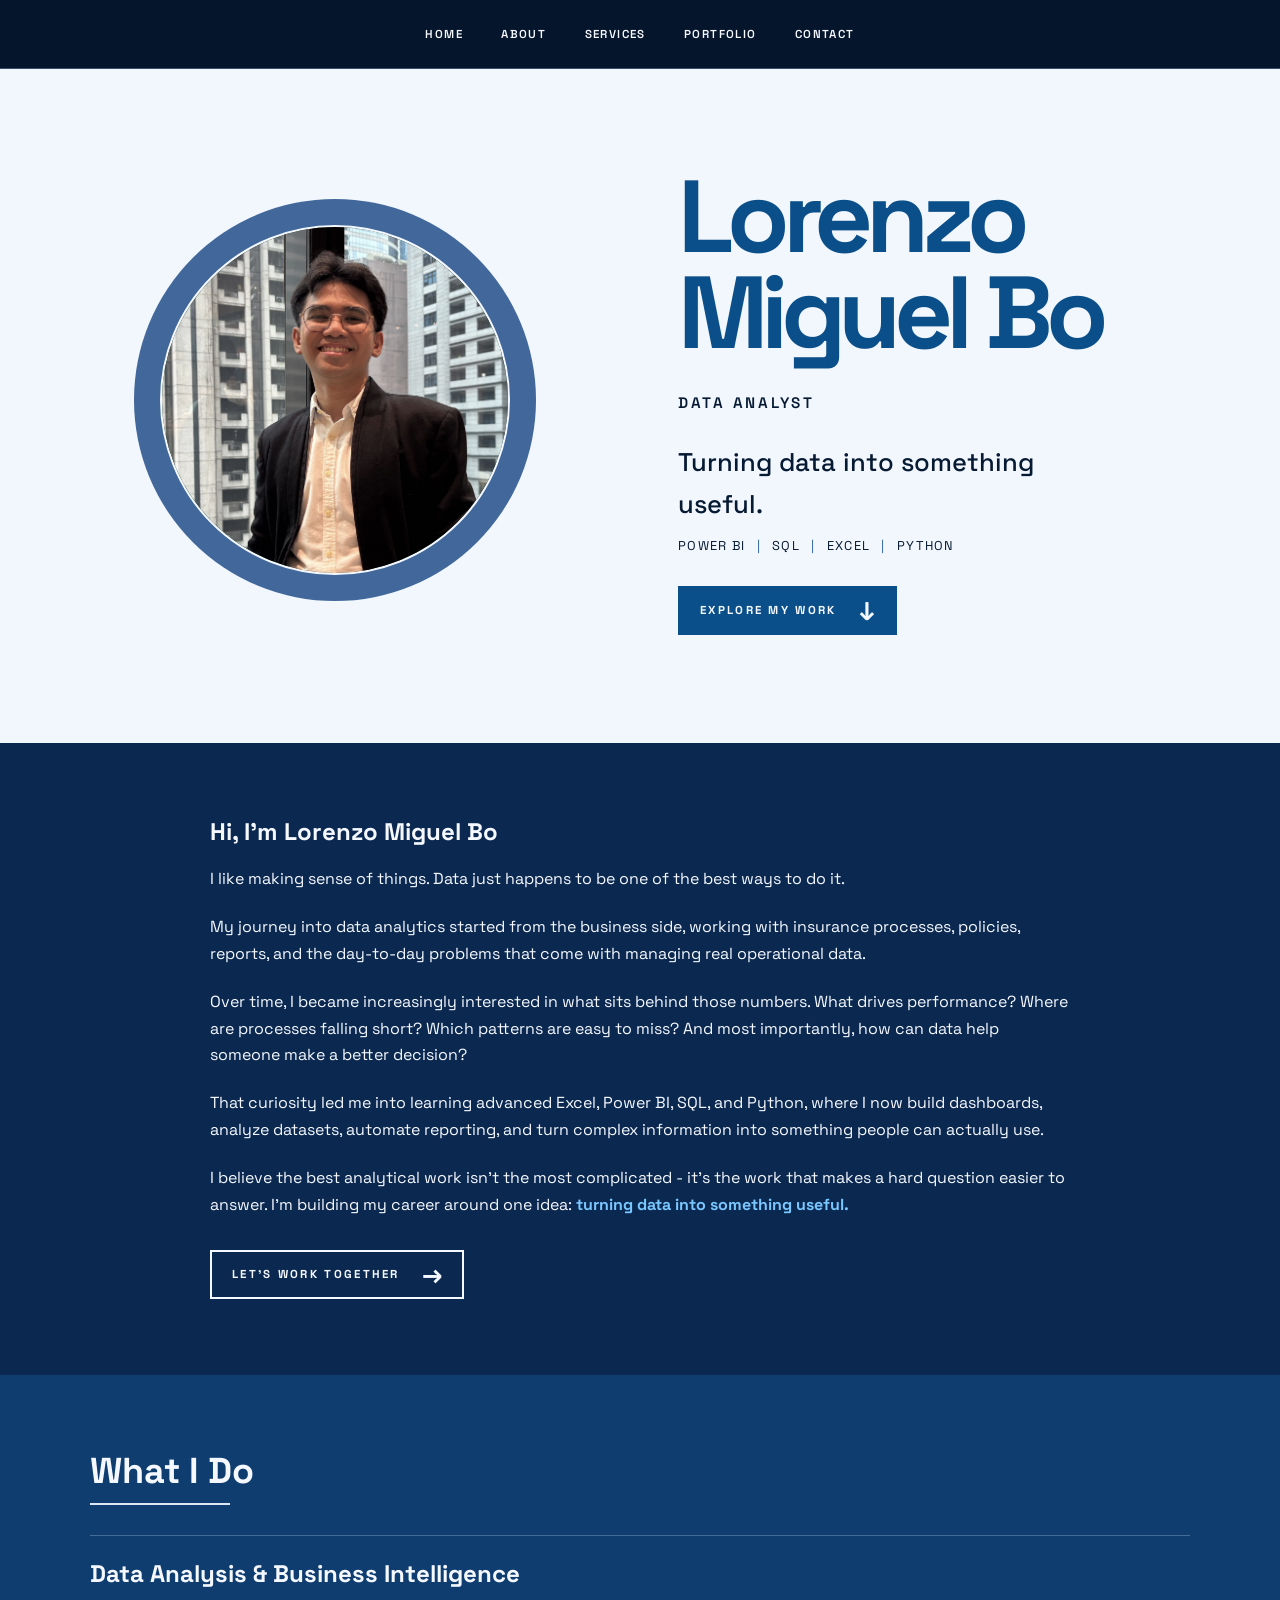
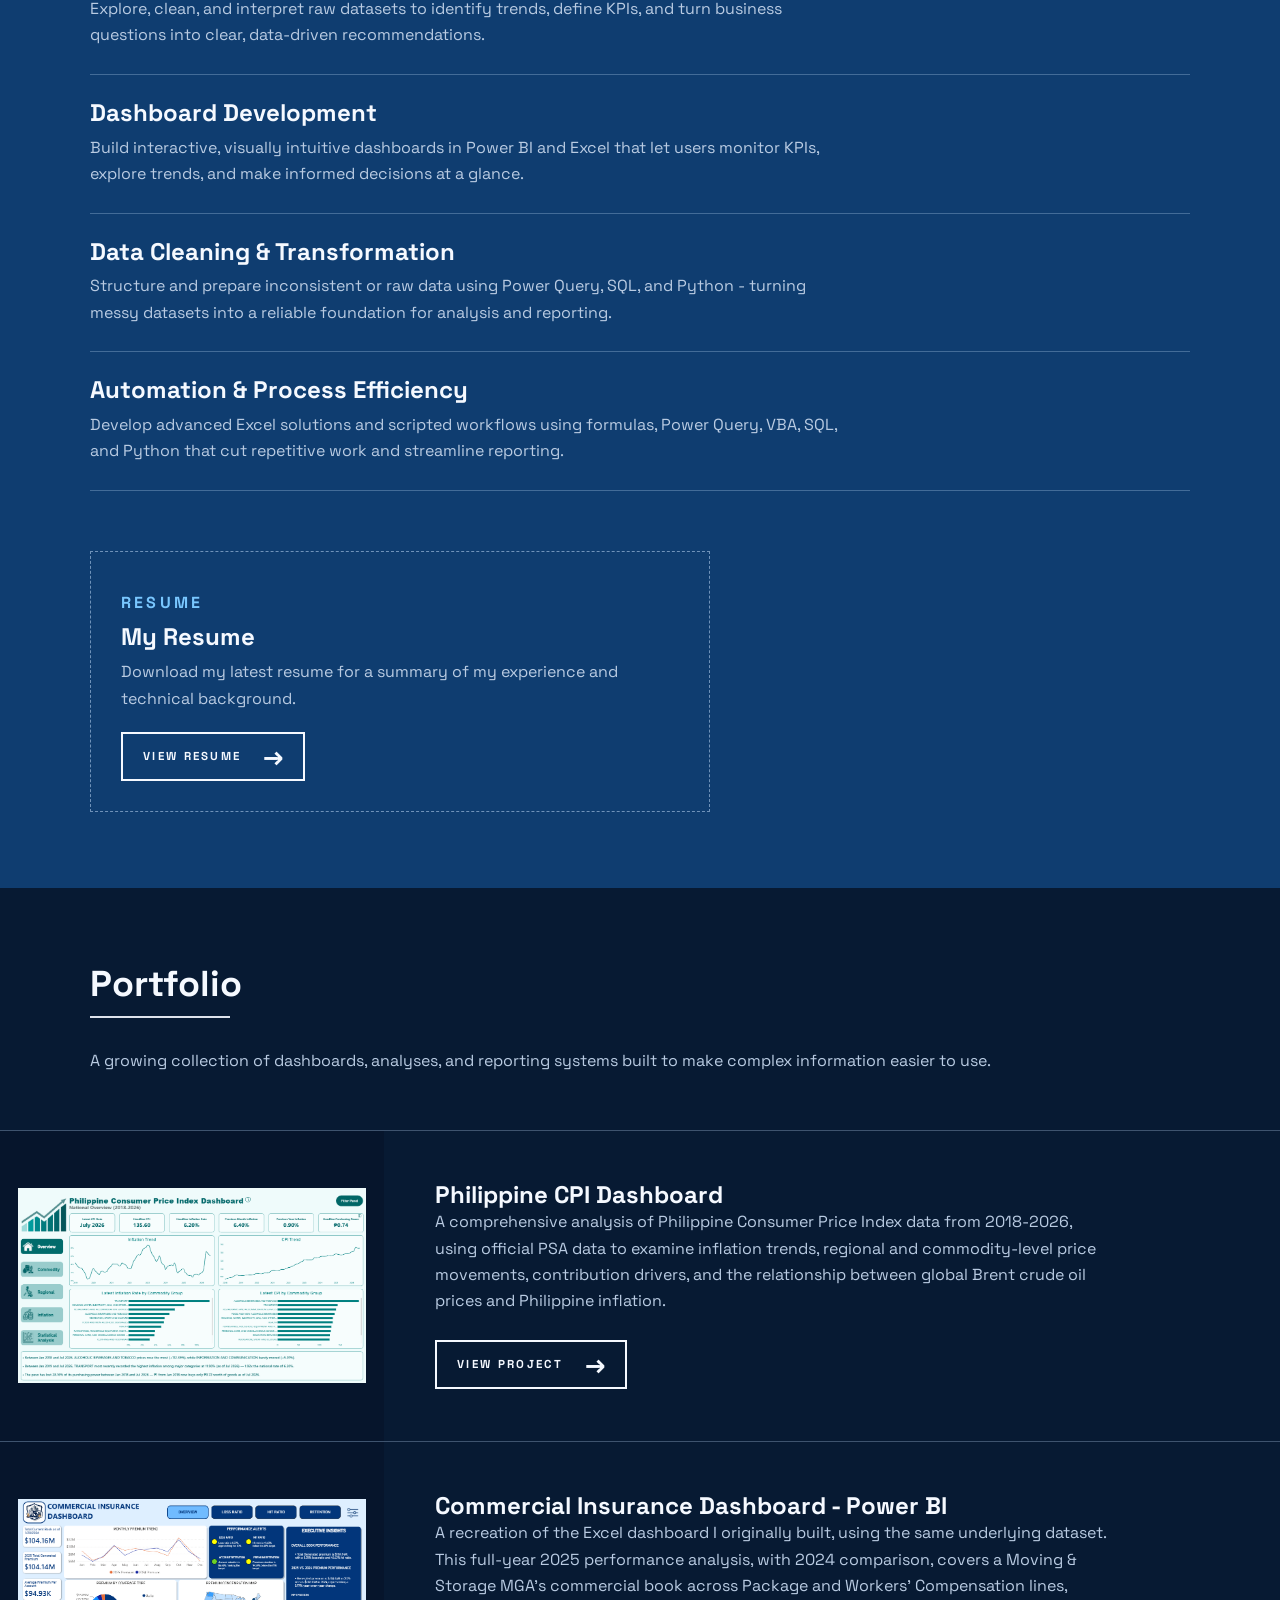
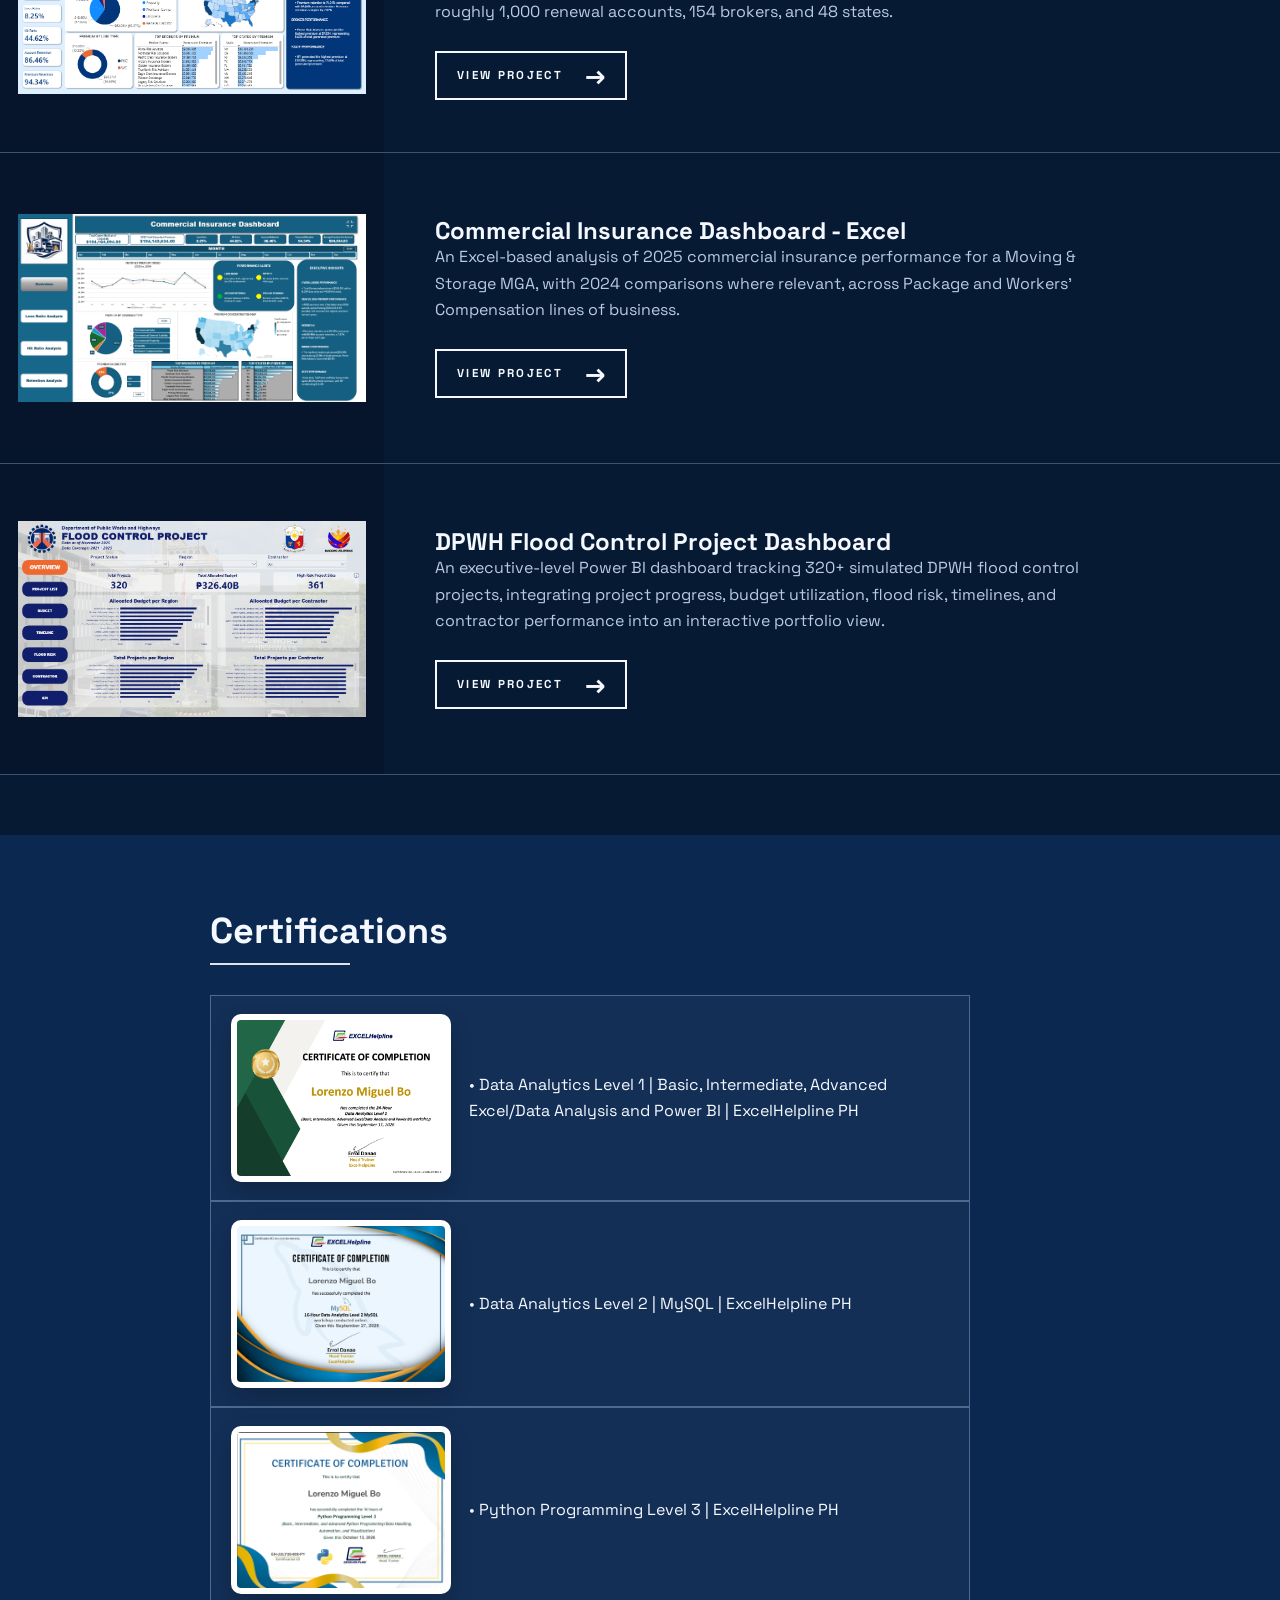
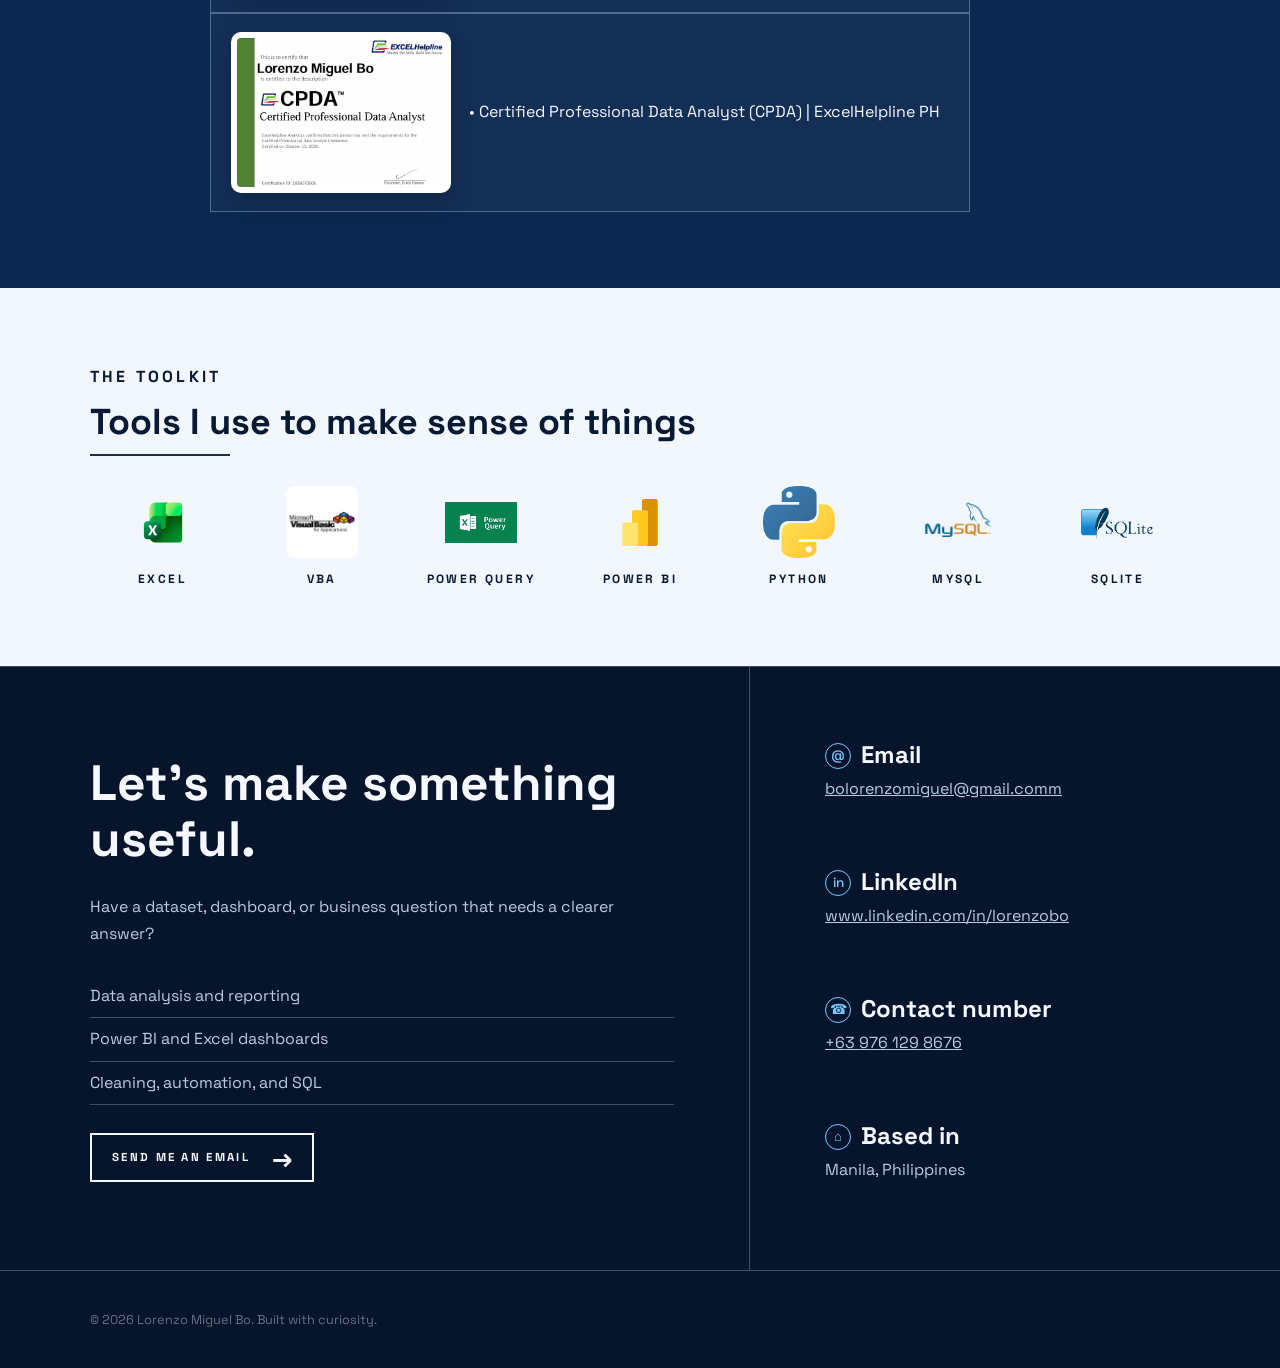
<file: index.html>
<!doctype html>
<html lang="en">
<head>
  <meta charset="utf-8">
  <meta name="viewport" content="width=device-width, initial-scale=1">
  <meta name="description" content="Lorenzo Miguel Bo - Data Analyst portfolio">
  <title>Lorenzo Miguel Bo | Data Analyst</title>
  <link rel="preconnect" href="https://fonts.googleapis.com">
  <link rel="preconnect" href="https://fonts.gstatic.com" crossorigin>
  <link href="https://fonts.googleapis.com/css2?family=DM+Mono:wght@400;500&family=Space+Grotesk:wght@400;500;600;700&display=swap" rel="stylesheet">
  <link rel="stylesheet" href="styles.css">
</head>
<body>
  <nav class="site-nav" aria-label="Main navigation">
    <div class="page-shell nav-inner">
      <div class="nav-links">
        <a href="#home">Home</a>
        <a href="#about">About</a>
        <a href="#what-i-do">Services</a>
        <a href="#portfolio">Portfolio</a>
        <a href="#contact">Contact</a>
      </div>
    </div>
  </nav>

  <header class="hero" id="home">
    <div class="page-shell">
      <div class="hero-grid">
        <div class="hero-photo portrait image-slot"><img src="Updated portrait.jpg" alt="Portrait of Lorenzo Miguel Bo"></div>
        <div class="hero-copy">
          <h1 class="hero-title">Lorenzo<br>Miguel Bo</h1>
          <p class="hero-kicker">Data Analyst</p>
          <p class="hero-tagline">Turning data into something useful.</p>
          <p class="hero-tools">Power BI <span>|</span> SQL <span>|</span> Excel <span>|</span> Python</p>
          <a class="button hero-button" href="#about">Explore my work <span aria-hidden="true">&#8595;</span></a>
        </div>
      </div>
    </div>
  </header>

  <main>
    <section class="section about" id="about">
      <div class="page-shell about-grid">
        <div class="copy">
          <h3>Hi, I'm Lorenzo Miguel Bo</h3>
          <p>I like making sense of things. Data just happens to be one of the best ways to do it.</p>
          <p>My journey into data analytics started from the business side, working with insurance processes, policies, reports, and the day-to-day problems that come with managing real operational data.</p>
          <p>Over time, I became increasingly interested in what sits behind those numbers. What drives performance? Where are processes falling short? Which patterns are easy to miss? And most importantly, how can data help someone make a better decision?</p>
          <p>That curiosity led me into learning advanced Excel, Power BI, SQL, and Python, where I now build dashboards, analyze datasets, automate reporting, and turn complex information into something people can actually use.</p>
          <p>I believe the best analytical work isn't the most complicated - it's the work that makes a hard question easier to answer. I'm building my career around one idea: <span class="tagline-highlight">turning data into something useful.</span></p>
          <a class="button" href="#contact">Let's work together <span aria-hidden="true">&#8594;</span></a>
        </div>
      </div>
    </section>

    <section class="section what-i-do" id="what-i-do">
      <div class="page-shell">
        <h2>What I Do</h2>
        <div class="short-rule"></div>
        <div class="expertise-list">
          <article class="expertise-item"><div><h3>Data Analysis &amp; Business Intelligence</h3><p>Explore, clean, and interpret raw datasets to identify trends, define KPIs, and turn business questions into clear, data-driven recommendations.</p></div></article>
          <article class="expertise-item"><div><h3>Dashboard Development</h3><p>Build interactive, visually intuitive dashboards in Power BI and Excel that let users monitor KPIs, explore trends, and make informed decisions at a glance.</p></div></article>
          <article class="expertise-item"><div><h3>Data Cleaning &amp; Transformation</h3><p>Structure and prepare inconsistent or raw data using Power Query, SQL, and Python - turning messy datasets into a reliable foundation for analysis and reporting.</p></div></article>
          <article class="expertise-item"><div><h3>Automation &amp; Process Efficiency</h3><p>Develop advanced Excel solutions and scripted workflows using formulas, Power Query, VBA, SQL, and Python that cut repetitive work and streamline reporting.</p></div></article>
        </div>
        <div class="resume-placeholder"><p class="eyebrow">Resume</p><h3>My Resume</h3><p>Download my latest resume for a summary of my experience and technical background.</p><a class="button" href="Resume/Lorenzo Miguel Bo - Resume.pdf" target="_blank" rel="noopener noreferrer">View resume <span aria-hidden="true">&#8594;</span></a></div>
      </div>
    </section>

    <section class="section portfolio" id="portfolio">
      <div class="page-shell">
        <h2>Portfolio</h2>
        <div class="short-rule"></div>
        <p class="section-lede">A growing collection of dashboards, analyses, and reporting systems built to make complex information easier to use.</p>
      </div>

      <div class="project-list">
        <article class="project-row">
          <div class="project-media image-slot"><img src="Philippine CPI Dashboard.png" alt="Philippine Consumer Price Index Power BI dashboard"></div>
          <div class="project-copy"><h3>Philippine CPI Dashboard</h3><p>A comprehensive analysis of Philippine Consumer Price Index data from 2018-2026, using official PSA data to examine inflation trends, regional and commodity-level price movements, contribution drivers, and the relationship between global Brent crude oil prices and Philippine inflation.</p><a class="button" href="philippine-cpi-dashboard.html">View project <span aria-hidden="true">&#8594;</span></a></div>
        </article>
        <article class="project-row">
          <div class="project-media image-slot"><img src="Commercial Insurance Dashboard - Power BI.png" alt="Commercial Insurance Power BI dashboard"></div>
          <div class="project-copy"><h3>Commercial Insurance Dashboard - Power BI</h3><p>A recreation of the Excel dashboard I originally built, using the same underlying dataset. This full-year 2025 performance analysis, with 2024 comparison, covers a Moving &amp; Storage MGA's commercial book across Package and Workers' Compensation lines, roughly 1,000 renewal accounts, 154 brokers, and 48 states.</p><a class="button" href="commercial-insurance-dashboard.html">View project <span aria-hidden="true">&#8594;</span></a></div>
        </article>
        <article class="project-row">
          <div class="project-media image-slot"><img src="Commercial Insurance Dashboard - Excel.png" alt="Commercial Insurance Excel dashboard"></div>
          <div class="project-copy"><h3>Commercial Insurance Dashboard - Excel</h3><p>An Excel-based analysis of 2025 commercial insurance performance for a Moving &amp; Storage MGA, with 2024 comparisons where relevant, across Package and Workers' Compensation lines of business.</p><a class="button" href="commercial-insurance-dashboard-excel.html">View project <span aria-hidden="true">&#8594;</span></a></div>
        </article>
        <article class="project-row">
          <div class="project-media image-slot"><img src="DPWH Flood Control Project Dashboard.png" alt="DPWH Flood Control Project dashboard"></div>
          <div class="project-copy"><h3>DPWH Flood Control Project Dashboard</h3><p>An executive-level Power BI dashboard tracking 320+ simulated DPWH flood control projects, integrating project progress, budget utilization, flood risk, timelines, and contractor performance into an interactive portfolio view.</p><a class="button" href="dpwh-flood-control-project-dashboard.html">View project <span aria-hidden="true">&#8594;</span></a></div>
        </article>
      </div>
    </section>

    <section class="section credentials">
      <div class="page-shell certifications">
        <h2>Certifications</h2>
        <div class="short-rule"></div>
        <div class="certificate-item">
          <img src="Certificates/Lorenzo Miguel Bo - Data Analytics Level 1.png" alt="Data Analytics Level 1 certificate from ExcelHelpline PH">
          <p>• Data Analytics Level 1 | Basic, Intermediate, Advanced Excel/Data Analysis and Power BI | ExcelHelpline PH</p>
        </div>
        <div class="certificate-item">
          <img src="Certificates/Lorenzo Miguel Bo - Data Analytics Level 2.jpg" alt="Data Analytics Level 2 certificate from ExcelHelpline PH">
          <p>• Data Analytics Level 2 | MySQL | ExcelHelpline PH</p>
        </div>
        <div class="certificate-item">
          <img src="Certificates/Lorenzo Miguel Bo - Python Programming Level 3 Certification.png" alt="Python Programming Level 3 certificate from ExcelHelpline PH">
          <p>• Python Programming Level 3 | ExcelHelpline PH</p>
        </div>
        <div class="certificate-item">
          <img src="Certificates/Certified Professional Data Analyst Certificate.png" alt="Certified Professional Data Analyst certificate from ExcelHelpline PH">
          <p>• Certified Professional Data Analyst (CPDA) | ExcelHelpline PH</p>
        </div>
      </div>
    </section>

    <section class="section tools" id="tools"><div class="page-shell"><p class="eyebrow">The toolkit</p><h2>Tools I use to make sense of things</h2><div class="short-rule"></div><div class="tool-list">
      <div class="tool"><img src="Excel.png" alt=""><span>Excel</span></div>
      <div class="tool"><img src="VBA.png" alt=""><span>VBA</span></div>
      <div class="tool"><img src="Power Query.webp" alt=""><span>Power Query</span></div>
      <div class="tool"><img src="Power BI.png" alt=""><span>Power BI</span></div>
      <div class="tool"><img src="Python.webp" alt=""><span>Python</span></div>
      <div class="tool"><img src="MySQL.png" alt=""><span>MySQL</span></div>
      <div class="tool"><img src="SQLite.png" alt=""><span>SQLite</span></div>
    </div></div></section>

    <section class="contact" id="contact">
      <div class="page-shell contact-grid">
        <div class="contact-intro"><h2>Let's make something useful.</h2><p>Have a dataset, dashboard, or business question that needs a clearer answer?</p><ul class="contact-services"><li>Data analysis and reporting</li><li>Power BI and Excel dashboards</li><li>Cleaning, automation, and SQL</li></ul><a class="button" href="mailto:bolorenzomiguel@gmail.comm">Send me an email <span aria-hidden="true">&#8594;</span></a></div>
        <div class="contact-details"><div><h3><span class="contact-icon" aria-hidden="true">@</span>Email</h3><a href="mailto:bolorenzomiguel@gmail.comm">bolorenzomiguel@gmail.comm</a></div><div><h3><span class="contact-icon" aria-hidden="true">in</span>LinkedIn</h3><a href="https://www.linkedin.com/in/lorenzobo/" target="_blank" rel="noopener noreferrer">www.linkedin.com/in/lorenzobo</a></div><div><h3><span class="contact-icon" aria-hidden="true">&#9742;</span>Contact number</h3><a href="tel:+639761298676">+63 976 129 8676</a></div><div><h3><span class="contact-icon" aria-hidden="true">&#8962;</span>Based in</h3><p>Manila, Philippines</p></div></div>
      </div>
    </section>
  </main>

  <footer class="footer"><div class="page-shell"><p>&copy; 2026 Lorenzo Miguel Bo. Built with curiosity.</p></div></footer>
</body>
</html>
</file>
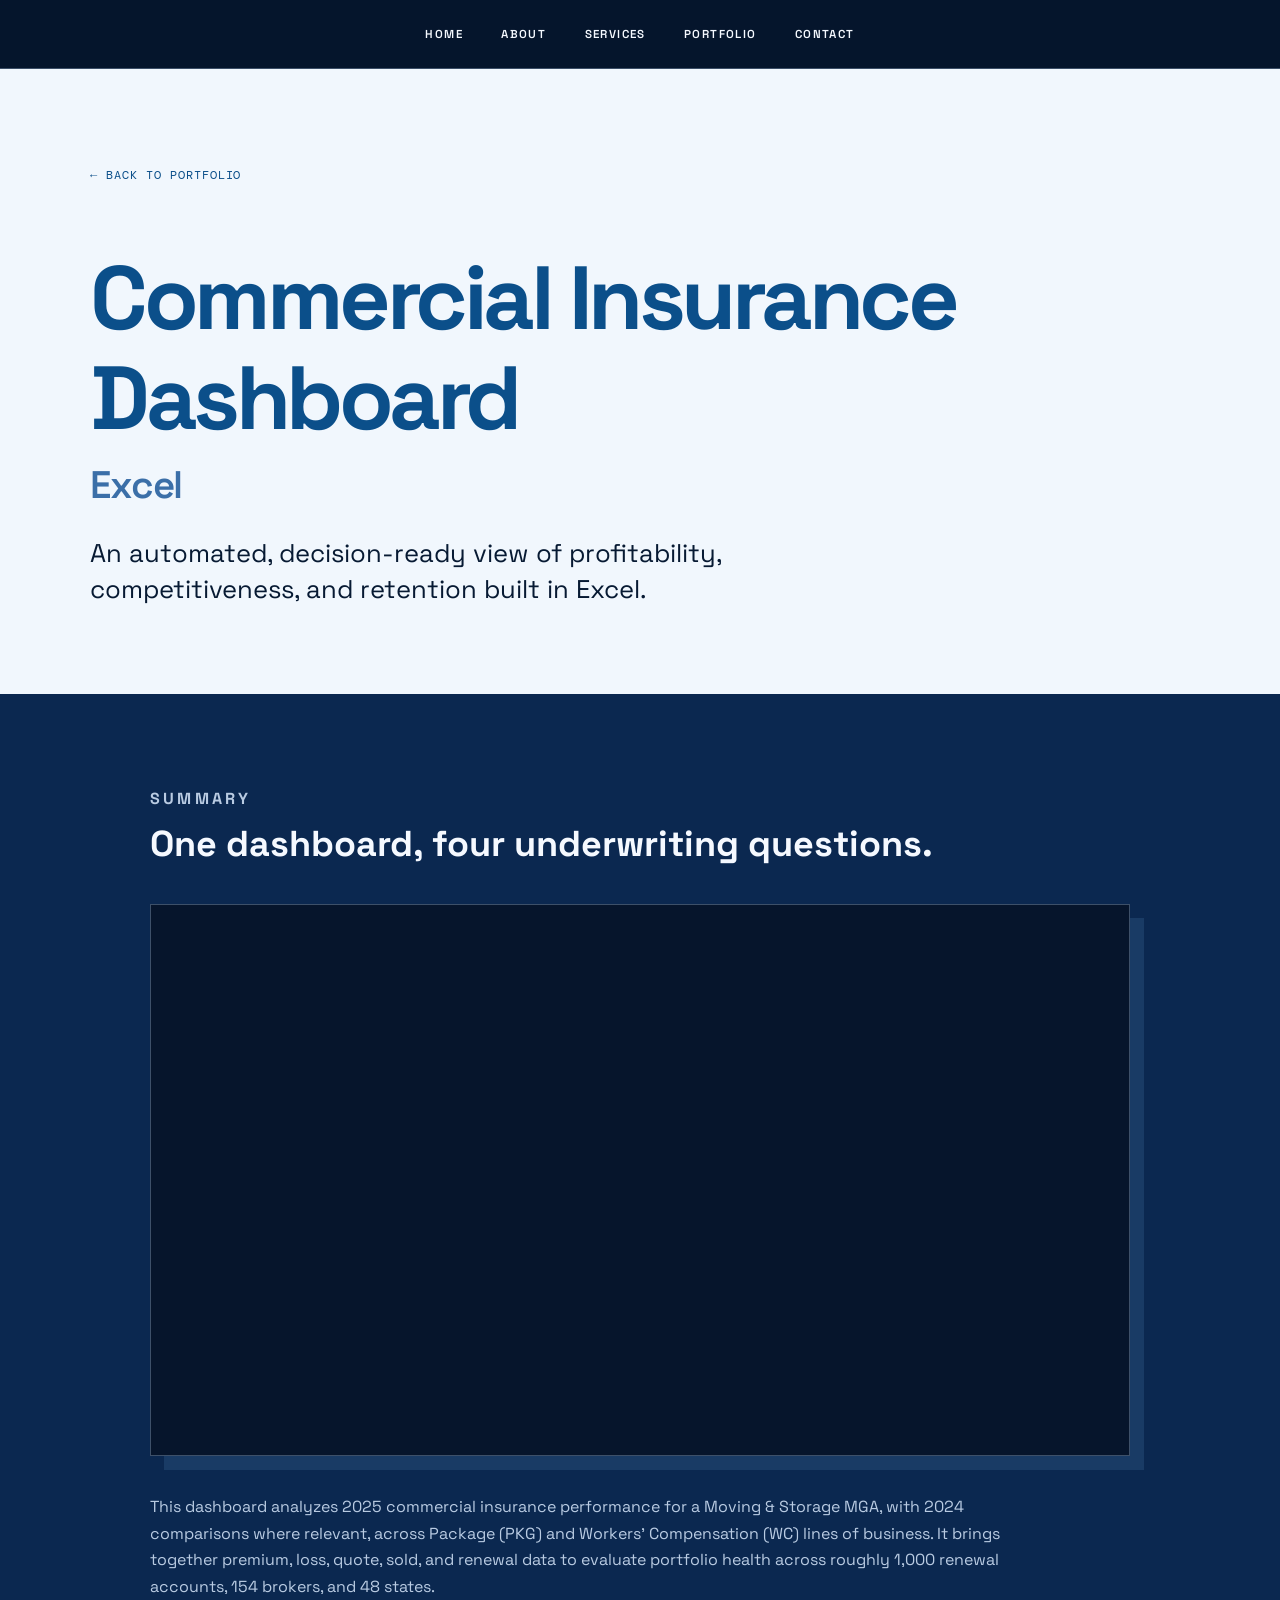
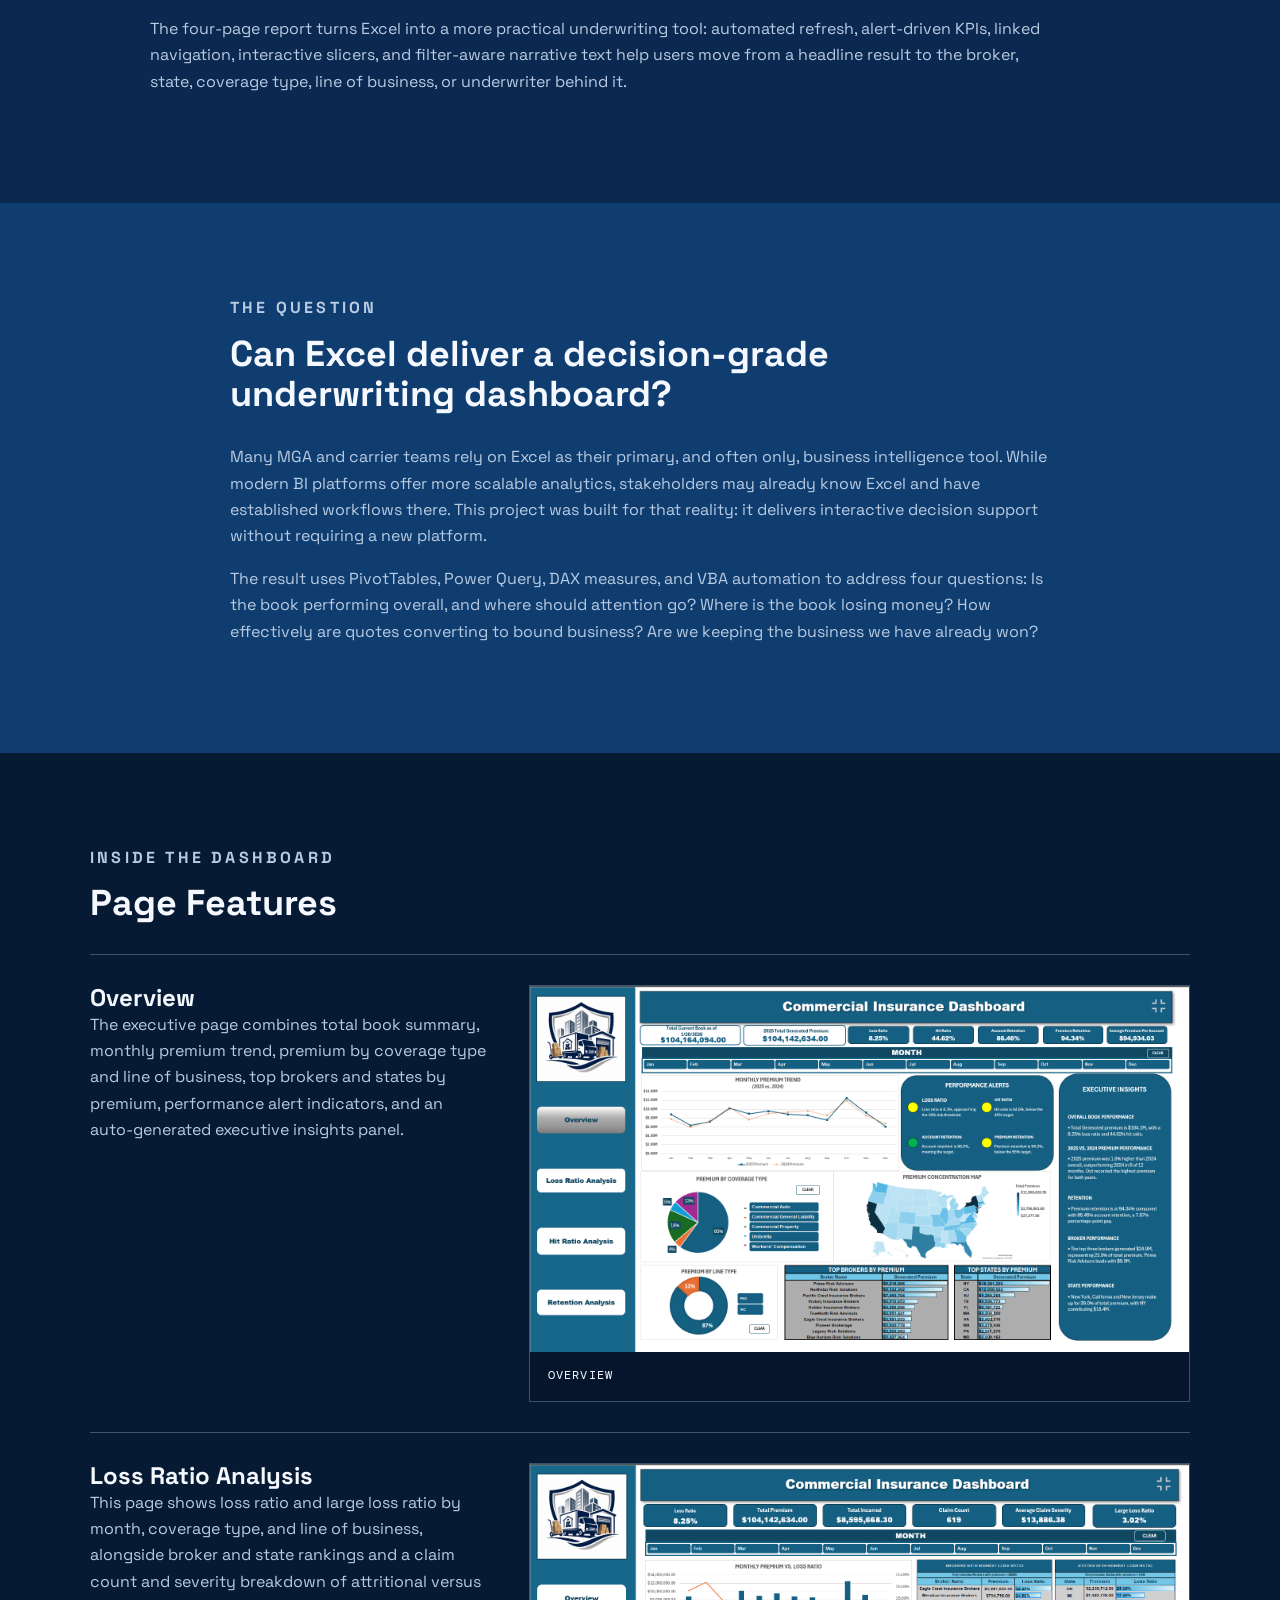
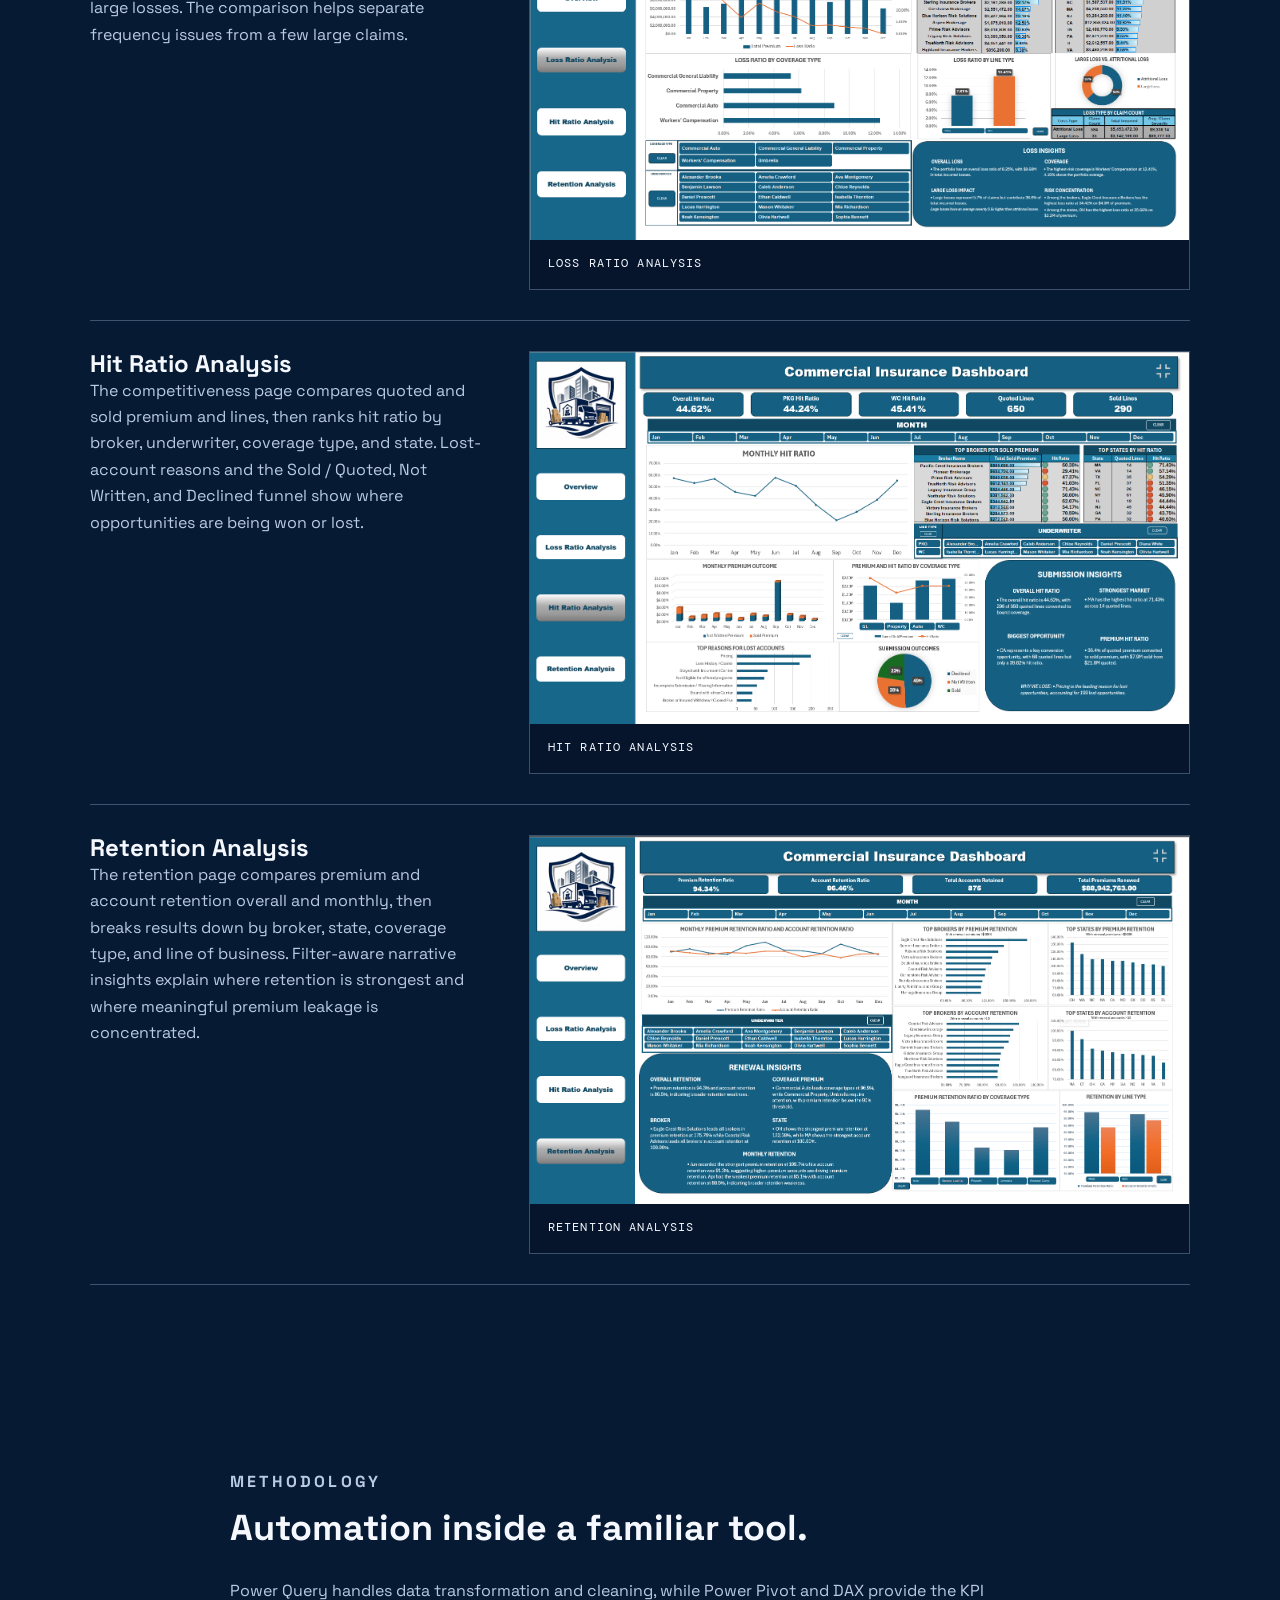
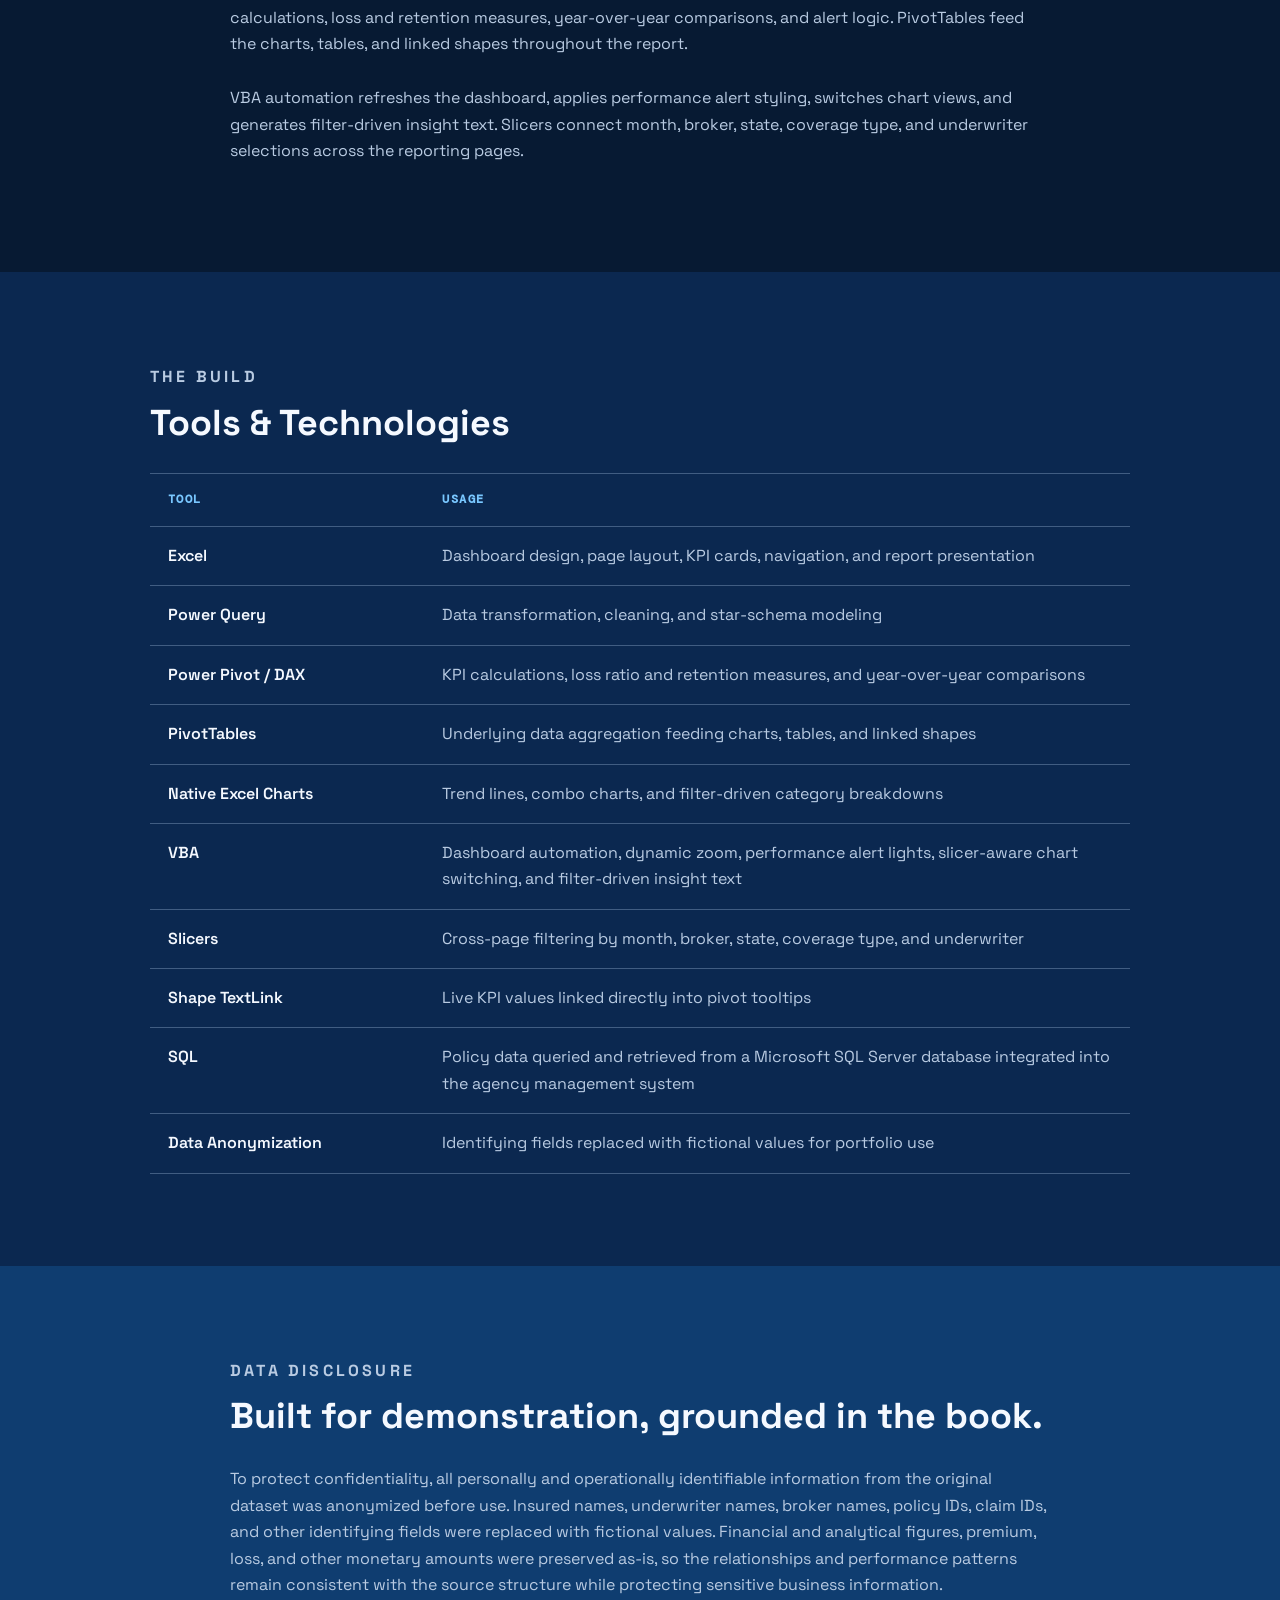
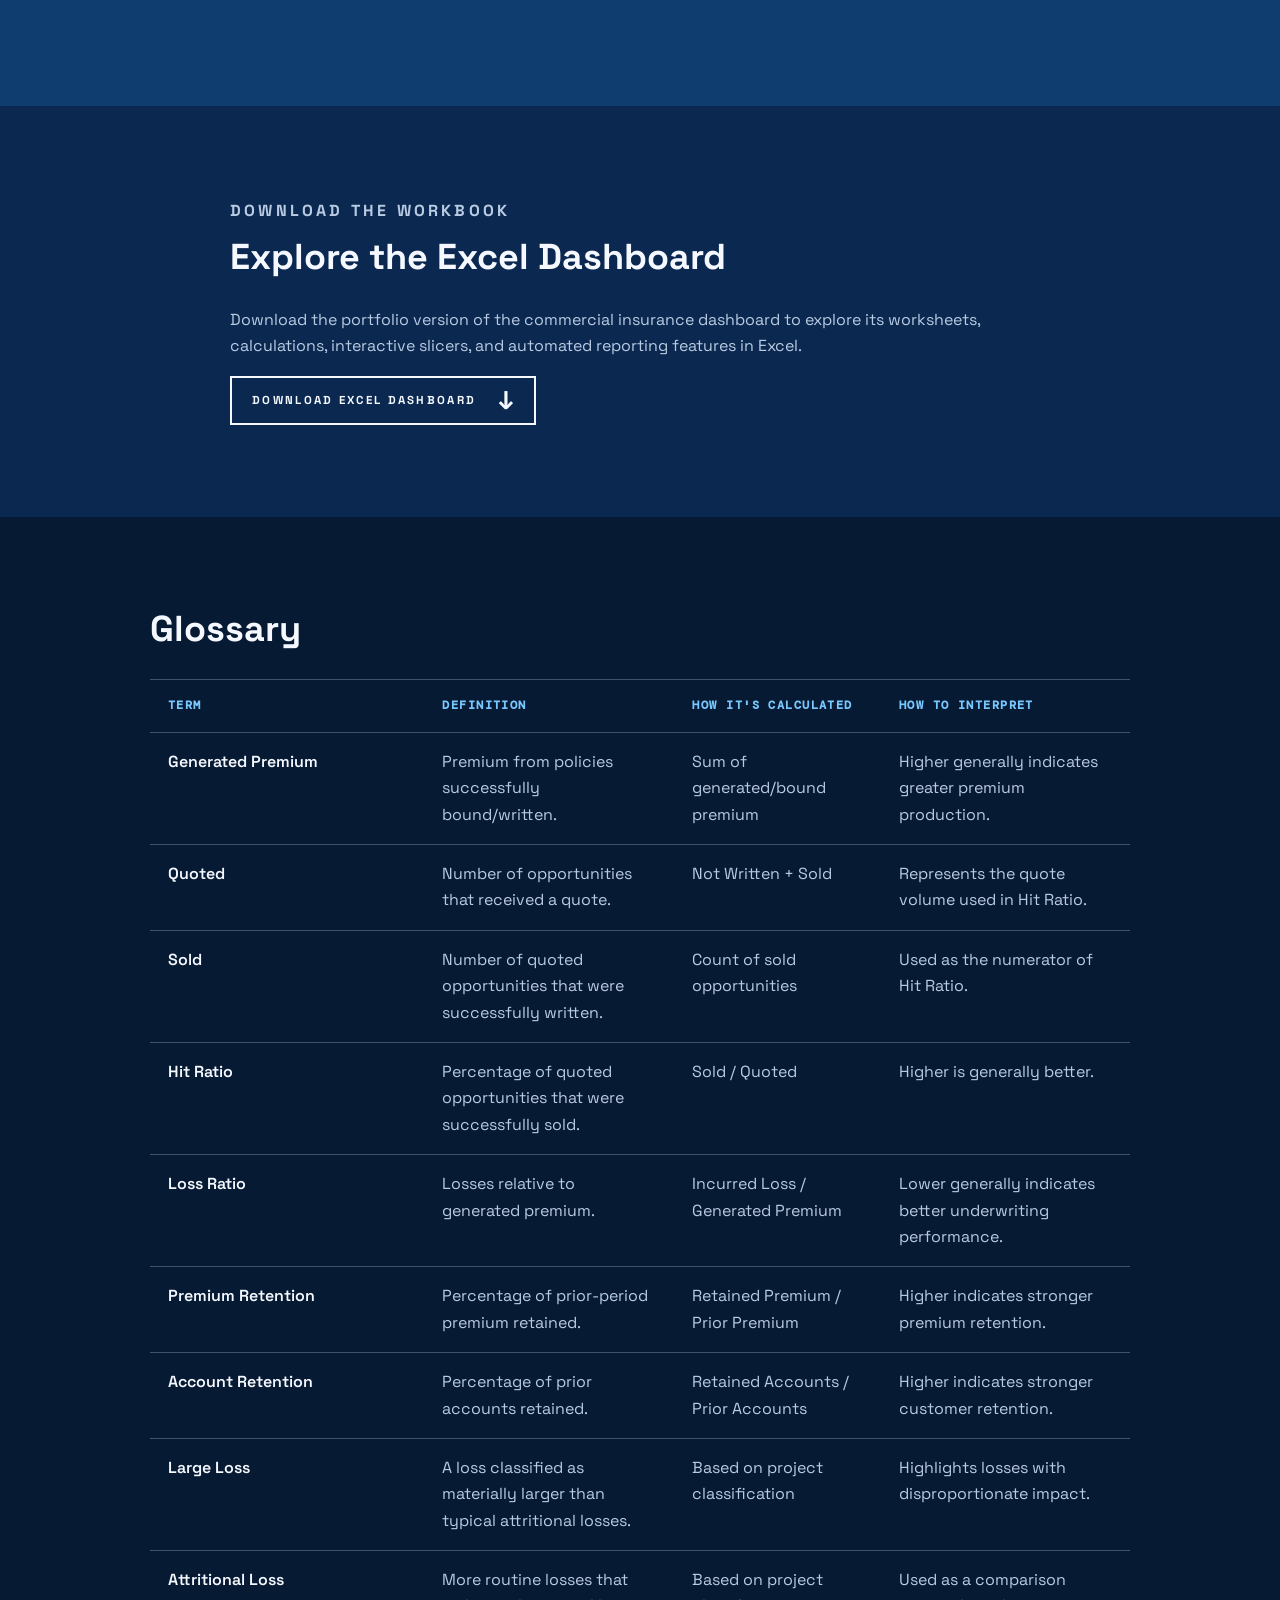
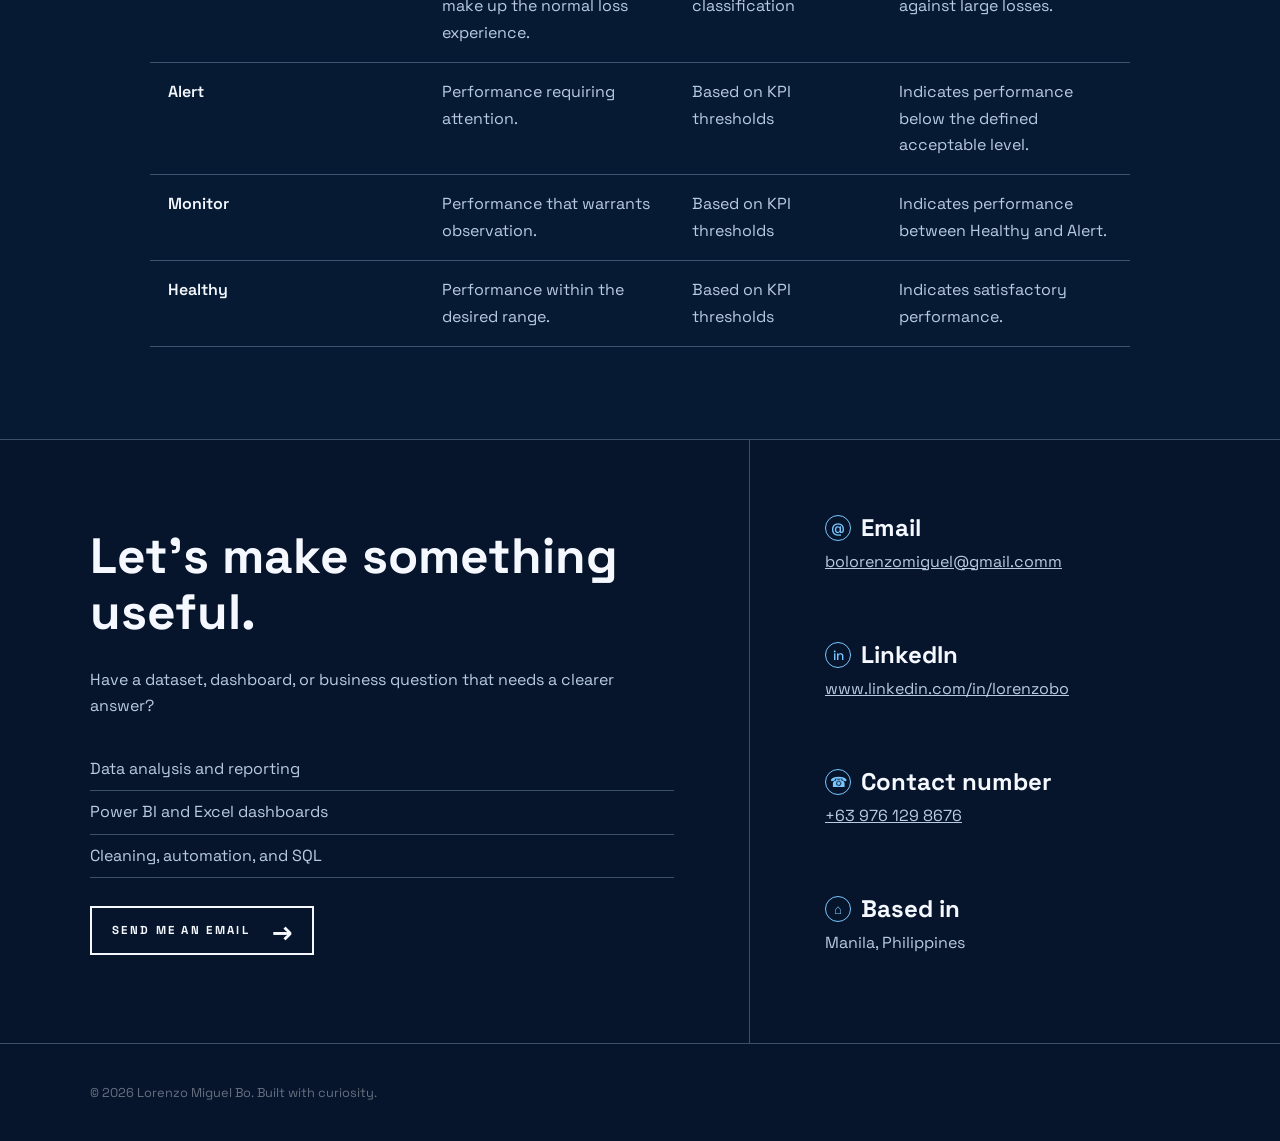
<file: commercial-insurance-dashboard-excel.html>
<!doctype html>
<html lang="en">
<head>
  <meta charset="utf-8">
  <meta name="viewport" content="width=device-width, initial-scale=1">
  <meta name="description" content="Commercial Insurance Dashboard - Excel project by Lorenzo Miguel Bo">
  <title>Commercial Insurance Dashboard - Excel | Lorenzo Miguel Bo</title>
  <link rel="preconnect" href="https://fonts.googleapis.com">
  <link rel="preconnect" href="https://fonts.gstatic.com" crossorigin>
  <link href="https://fonts.googleapis.com/css2?family=DM+Mono:wght@400;500&family=Space+Grotesk:wght@400;500;600;700&display=swap" rel="stylesheet">
  <link rel="stylesheet" href="styles.css">
  <link rel="stylesheet" href="project-page.css">
</head>
<body class="project-page">
  <nav class="site-nav project-nav" aria-label="Main navigation">
    <div class="page-shell nav-inner">
      <div class="nav-links">
        <a href="index.html#home">Home</a>
        <a href="index.html#about">About</a>
        <a href="index.html#what-i-do">Services</a>
        <a href="index.html#portfolio">Portfolio</a>
        <a href="index.html#contact">Contact</a>
      </div>
    </div>
  </nav>

  <main>
    <header class="project-hero">
      <div class="page-shell">
        <a class="back-link" href="index.html#portfolio">&#8592; Back to portfolio</a>
        <h1>Commercial Insurance Dashboard</h1>
        <p class="project-platform">Excel</p>
        <p class="project-hero-lede">An automated, decision-ready view of profitability, competitiveness, and retention built in Excel.</p>
      </div>
    </header>

    <section class="project-section summary-section">
      <div class="page-shell project-content">
        <p class="eyebrow">Summary</p>
        <h2>One dashboard, four underwriting questions.</h2>
        <div class="video-frame">
          <iframe width="560" height="315" src="https://www.youtube.com/embed/9YD_HIZqZJM?si=CIJyc2xMzf367Qwm" title="YouTube video player" frameborder="0" allow="accelerometer; autoplay; clipboard-write; encrypted-media; gyroscope; picture-in-picture; web-share" referrerpolicy="strict-origin-when-cross-origin" allowfullscreen></iframe>
        </div>
        <p>This dashboard analyzes 2025 commercial insurance performance for a Moving &amp; Storage MGA, with 2024 comparisons where relevant, across Package (PKG) and Workers' Compensation (WC) lines of business. It brings together premium, loss, quote, sold, and renewal data to evaluate portfolio health across roughly 1,000 renewal accounts, 154 brokers, and 48 states.</p>
        <p>The four-page report turns Excel into a more practical underwriting tool: automated refresh, alert-driven KPIs, linked navigation, interactive slicers, and filter-aware narrative text help users move from a headline result to the broker, state, coverage type, line of business, or underwriter behind it.</p>
      </div>
    </section>

    <section class="project-section problem-section">
      <div class="page-shell project-content narrow-content">
        <p class="eyebrow">The question</p>
        <h2>Can Excel deliver a decision-grade underwriting dashboard?</h2>
        <p>Many MGA and carrier teams rely on Excel as their primary, and often only, business intelligence tool. While modern BI platforms offer more scalable analytics, stakeholders may already know Excel and have established workflows there. This project was built for that reality: it delivers interactive decision support without requiring a new platform.</p>
        <p>The result uses PivotTables, Power Query, DAX measures, and VBA automation to address four questions: Is the book performing overall, and where should attention go? Where is the book losing money? How effectively are quotes converting to bound business? Are we keeping the business we have already won?</p>
      </div>
    </section>

    <section class="project-section features-section">
      <div class="page-shell">
        <p class="eyebrow">Inside the dashboard</p>
        <h2>Page Features</h2>
        <div class="feature-list">
          <article class="feature-item"><div class="feature-copy"><h3>Overview</h3><p>The executive page combines total book summary, monthly premium trend, premium by coverage type and line of business, top brokers and states by premium, performance alert indicators, and an auto-generated executive insights panel.</p></div><figure class="feature-preview"><img src="Commercial Insurance Dashboard - Excel/Overview Page.png" alt="Commercial Insurance Excel dashboard overview page"><figcaption>Overview</figcaption></figure></article>
          <article class="feature-item"><div class="feature-copy"><h3>Loss Ratio Analysis</h3><p>This page shows loss ratio and large loss ratio by month, coverage type, and line of business, alongside broker and state rankings and a claim count and severity breakdown of attritional versus large losses. The comparison helps separate frequency issues from a few large claims.</p></div><figure class="feature-preview"><img src="Commercial Insurance Dashboard - Excel/Loss Ratio Analysis Page.png" alt="Commercial Insurance Excel dashboard loss ratio analysis page"><figcaption>Loss Ratio Analysis</figcaption></figure></article>
          <article class="feature-item"><div class="feature-copy"><h3>Hit Ratio Analysis</h3><p>The competitiveness page compares quoted and sold premium and lines, then ranks hit ratio by broker, underwriter, coverage type, and state. Lost-account reasons and the Sold / Quoted, Not Written, and Declined funnel show where opportunities are being won or lost.</p></div><figure class="feature-preview"><img src="Commercial Insurance Dashboard - Excel/Hit Ratio Analysis Page.png" alt="Commercial Insurance Excel dashboard hit ratio analysis page"><figcaption>Hit Ratio Analysis</figcaption></figure></article>
          <article class="feature-item"><div class="feature-copy"><h3>Retention Analysis</h3><p>The retention page compares premium and account retention overall and monthly, then breaks results down by broker, state, coverage type, and line of business. Filter-aware narrative insights explain where retention is strongest and where meaningful premium leakage is concentrated.</p></div><figure class="feature-preview"><img src="Commercial Insurance Dashboard - Excel/Retention Analysis Page.png" alt="Commercial Insurance Excel dashboard retention analysis page"><figcaption>Retention Analysis</figcaption></figure></article>
        </div>
      </div>
    </section>

    <section class="project-section approach-section">
      <div class="page-shell project-content narrow-content">
        <p class="eyebrow">Methodology</p>
        <h2>Automation inside a familiar tool.</h2>
        <p>Power Query handles data transformation and cleaning, while Power Pivot and DAX provide the KPI calculations, loss and retention measures, year-over-year comparisons, and alert logic. PivotTables feed the charts, tables, and linked shapes throughout the report.</p>
        <p>VBA automation refreshes the dashboard, applies performance alert styling, switches chart views, and generates filter-driven insight text. Slicers connect month, broker, state, coverage type, and underwriter selections across the reporting pages.</p>
      </div>
    </section>

    <section class="project-section tools-section">
      <div class="page-shell project-content">
        <p class="eyebrow">The build</p>
        <h2>Tools &amp; Technologies</h2>
        <div class="tools-table-wrap">
          <table class="tools-table">
            <thead><tr><th scope="col">Tool</th><th scope="col">Usage</th></tr></thead>
            <tbody>
              <tr><th scope="row">Excel</th><td>Dashboard design, page layout, KPI cards, navigation, and report presentation</td></tr>
              <tr><th scope="row">Power Query</th><td>Data transformation, cleaning, and star-schema modeling</td></tr>
              <tr><th scope="row">Power Pivot / DAX</th><td>KPI calculations, loss ratio and retention measures, and year-over-year comparisons</td></tr>
              <tr><th scope="row">PivotTables</th><td>Underlying data aggregation feeding charts, tables, and linked shapes</td></tr>
              <tr><th scope="row">Native Excel Charts</th><td>Trend lines, combo charts, and filter-driven category breakdowns</td></tr>
              <tr><th scope="row">VBA</th><td>Dashboard automation, dynamic zoom, performance alert lights, slicer-aware chart switching, and filter-driven insight text</td></tr>
              <tr><th scope="row">Slicers</th><td>Cross-page filtering by month, broker, state, coverage type, and underwriter</td></tr>
              <tr><th scope="row">Shape TextLink</th><td>Live KPI values linked directly into pivot tooltips</td></tr>
              <tr><th scope="row">SQL</th><td>Policy data queried and retrieved from a Microsoft SQL Server database integrated into the agency management system</td></tr>
              <tr><th scope="row">Data Anonymization</th><td>Identifying fields replaced with fictional values for portfolio use</td></tr>
            </tbody>
          </table>
        </div>
      </div>
    </section>

    <section class="project-section sources-section">
      <div class="page-shell project-content narrow-content">
        <p class="eyebrow">Data disclosure</p>
        <h2>Built for demonstration, grounded in the book.</h2>
        <p>To protect confidentiality, all personally and operationally identifiable information from the original dataset was anonymized before use. Insured names, underwriter names, broker names, policy IDs, claim IDs, and other identifying fields were replaced with fictional values. Financial and analytical figures, premium, loss, and other monetary amounts were preserved as-is, so the relationships and performance patterns remain consistent with the source structure while protecting sensitive business information.</p>
      </div>
    </section>

    <section class="project-section tools-section">
      <div class="page-shell project-content narrow-content">
        <p class="eyebrow">Download the workbook</p>
        <h2>Explore the Excel Dashboard</h2>
        <p>Download the portfolio version of the commercial insurance dashboard to explore its worksheets, calculations, interactive slicers, and automated reporting features in Excel.</p>
        <a class="button" href="Commercial Insurance Dashboard - Excel/Project - Commercial Insurance Dashboard - Excel.xlsm" download>Download Excel dashboard <span aria-hidden="true">&#8595;</span></a>
      </div>
    </section>

    <section class="project-section features-section">
      <div class="page-shell project-content">
        <h2>Glossary</h2>
        <div class="tools-table-wrap">
          <table class="tools-table">
            <thead><tr><th scope="col">Term</th><th scope="col">Definition</th><th scope="col">How it's calculated</th><th scope="col">How to interpret</th></tr></thead>
            <tbody>
              <tr><th scope="row">Generated Premium</th><td>Premium from policies successfully bound/written.</td><td>Sum of generated/bound premium</td><td>Higher generally indicates greater premium production.</td></tr>
              <tr><th scope="row">Quoted</th><td>Number of opportunities that received a quote.</td><td>Not Written + Sold</td><td>Represents the quote volume used in Hit Ratio.</td></tr>
              <tr><th scope="row">Sold</th><td>Number of quoted opportunities that were successfully written.</td><td>Count of sold opportunities</td><td>Used as the numerator of Hit Ratio.</td></tr>
              <tr><th scope="row">Hit Ratio</th><td>Percentage of quoted opportunities that were successfully sold.</td><td>Sold / Quoted</td><td>Higher is generally better.</td></tr>
              <tr><th scope="row">Loss Ratio</th><td>Losses relative to generated premium.</td><td>Incurred Loss / Generated Premium</td><td>Lower generally indicates better underwriting performance.</td></tr>
              <tr><th scope="row">Premium Retention</th><td>Percentage of prior-period premium retained.</td><td>Retained Premium / Prior Premium</td><td>Higher indicates stronger premium retention.</td></tr>
              <tr><th scope="row">Account Retention</th><td>Percentage of prior accounts retained.</td><td>Retained Accounts / Prior Accounts</td><td>Higher indicates stronger customer retention.</td></tr>
              <tr><th scope="row">Large Loss</th><td>A loss classified as materially larger than typical attritional losses.</td><td>Based on project classification</td><td>Highlights losses with disproportionate impact.</td></tr>
              <tr><th scope="row">Attritional Loss</th><td>More routine losses that make up the normal loss experience.</td><td>Based on project classification</td><td>Used as a comparison against large losses.</td></tr>
              <tr><th scope="row">Alert</th><td>Performance requiring attention.</td><td>Based on KPI thresholds</td><td>Indicates performance below the defined acceptable level.</td></tr>
              <tr><th scope="row">Monitor</th><td>Performance that warrants observation.</td><td>Based on KPI thresholds</td><td>Indicates performance between Healthy and Alert.</td></tr>
              <tr><th scope="row">Healthy</th><td>Performance within the desired range.</td><td>Based on KPI thresholds</td><td>Indicates satisfactory performance.</td></tr>
            </tbody>
          </table>
        </div>
      </div>
    </section>

    <section class="contact" id="contact">
      <div class="page-shell contact-grid">
        <div class="contact-intro"><h2>Let's make something useful.</h2><p>Have a dataset, dashboard, or business question that needs a clearer answer?</p><ul class="contact-services"><li>Data analysis and reporting</li><li>Power BI and Excel dashboards</li><li>Cleaning, automation, and SQL</li></ul><a class="button" href="mailto:bolorenzomiguel@gmail.comm">Send me an email <span aria-hidden="true">&#8594;</span></a></div>
        <div class="contact-details"><div><h3><span class="contact-icon" aria-hidden="true">@</span>Email</h3><a href="mailto:bolorenzomiguel@gmail.comm">bolorenzomiguel@gmail.comm</a></div><div><h3><span class="contact-icon" aria-hidden="true">in</span>LinkedIn</h3><a href="https://www.linkedin.com/in/lorenzobo/" target="_blank" rel="noopener noreferrer">www.linkedin.com/in/lorenzobo</a></div><div><h3><span class="contact-icon" aria-hidden="true">&#9742;</span>Contact number</h3><a href="tel:+639761298676">+63 976 129 8676</a></div><div><h3><span class="contact-icon" aria-hidden="true">&#8962;</span>Based in</h3><p>Manila, Philippines</p></div></div>
      </div>
    </section>
  </main>

  <footer class="footer"><div class="page-shell"><p>&copy; 2026 Lorenzo Miguel Bo. Built with curiosity.</p></div></footer>
</body>
</html>
</file>
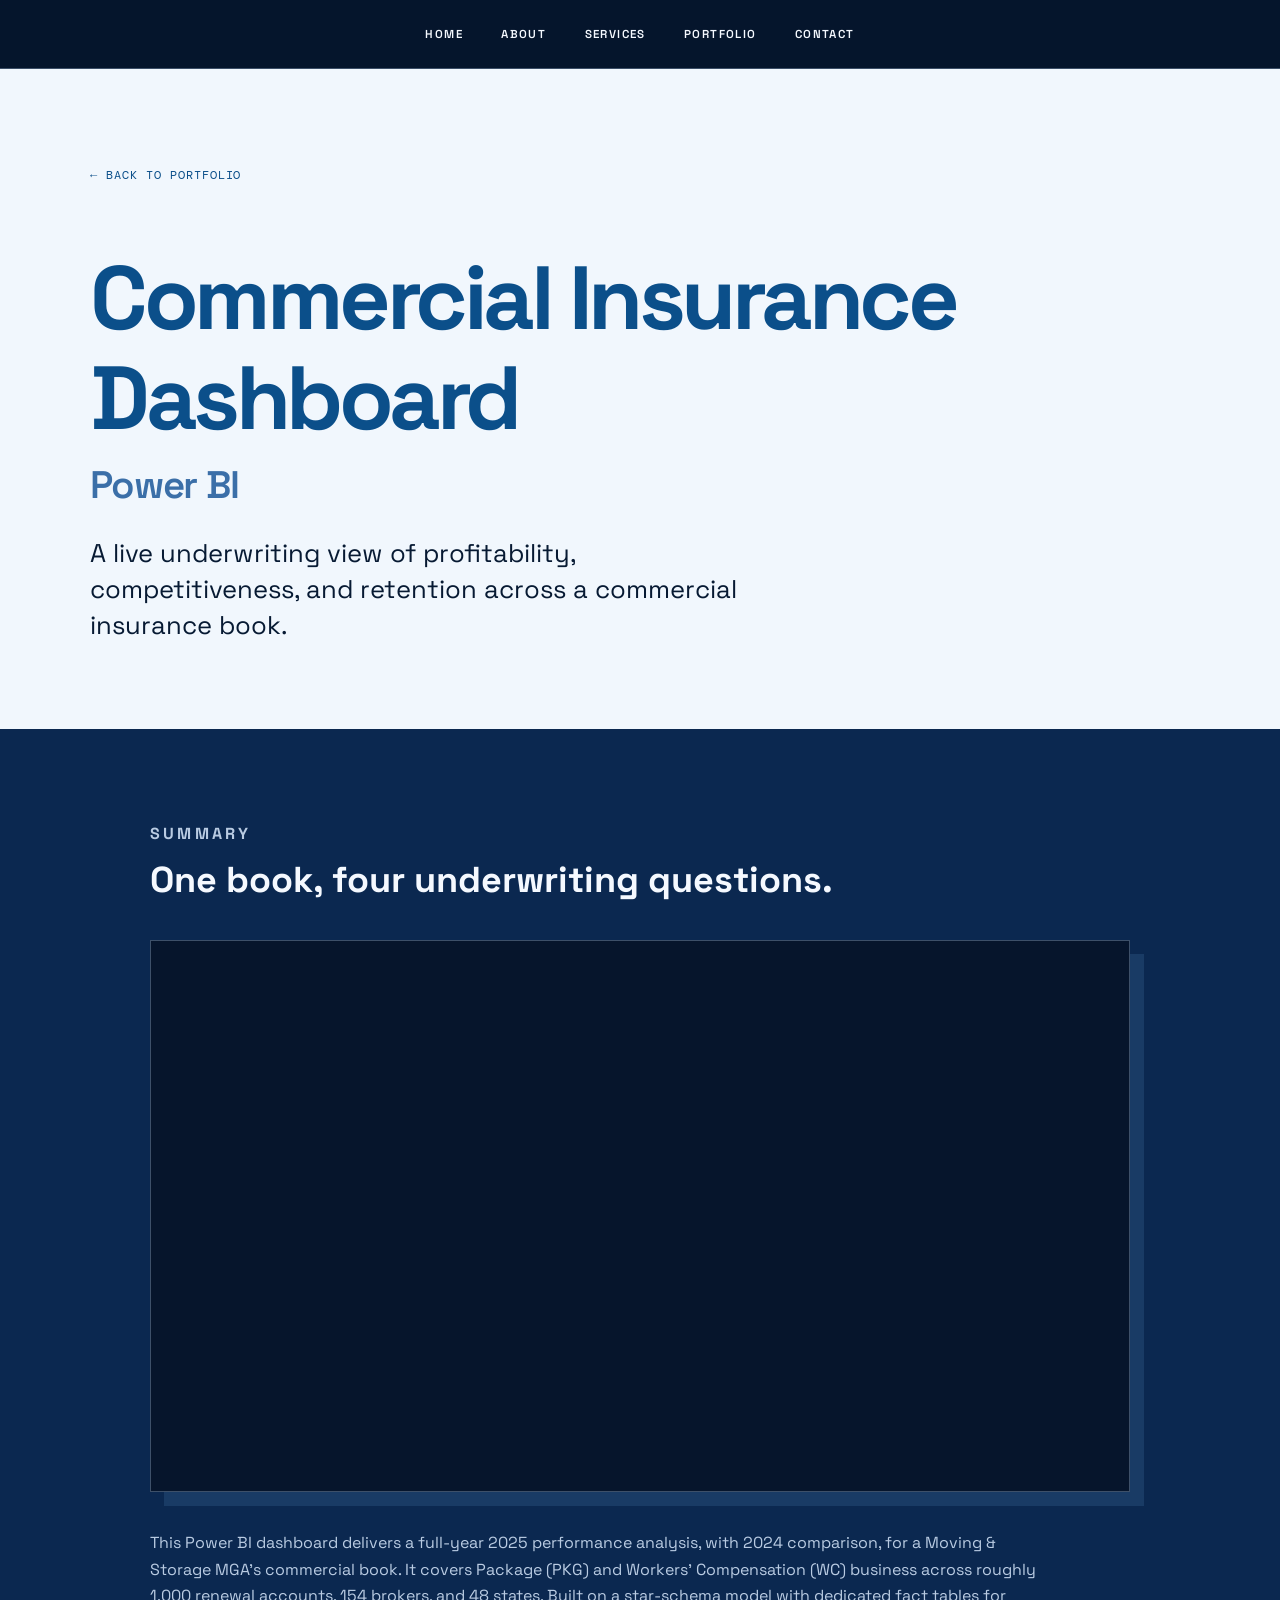
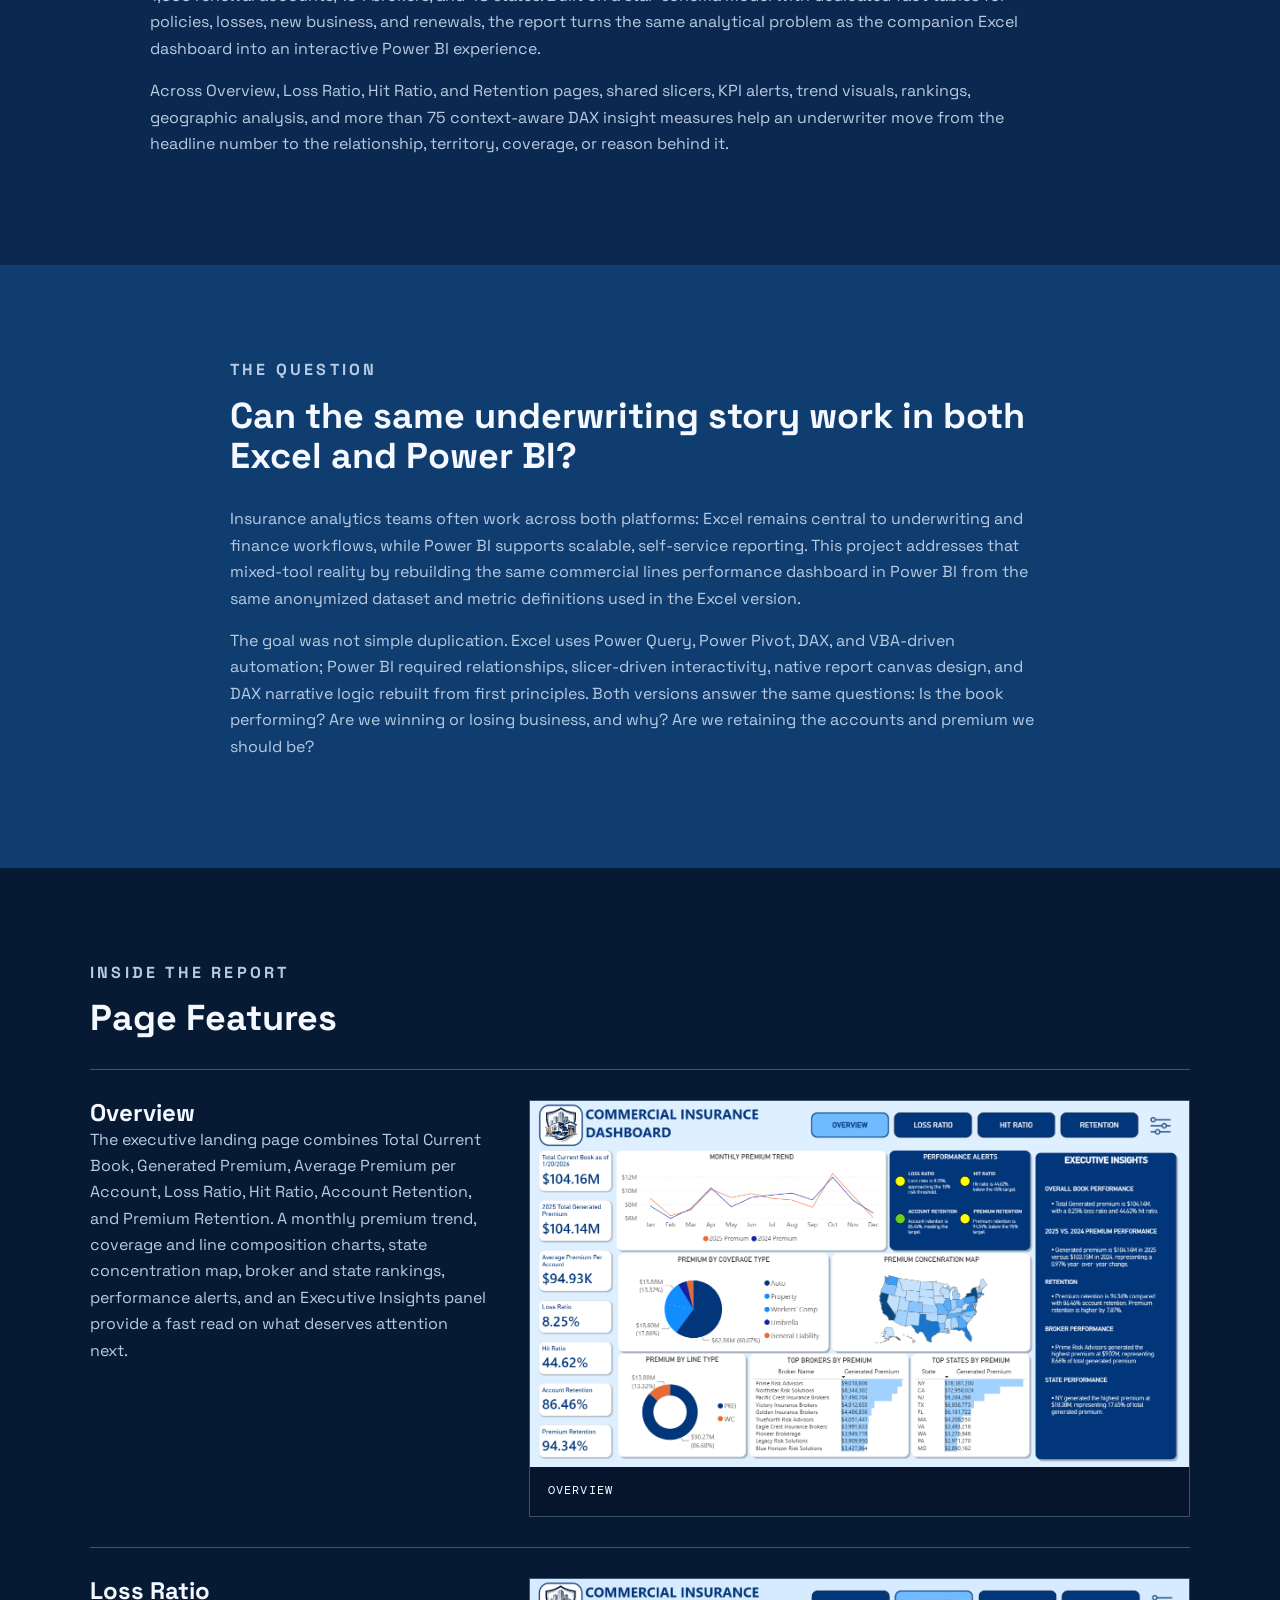
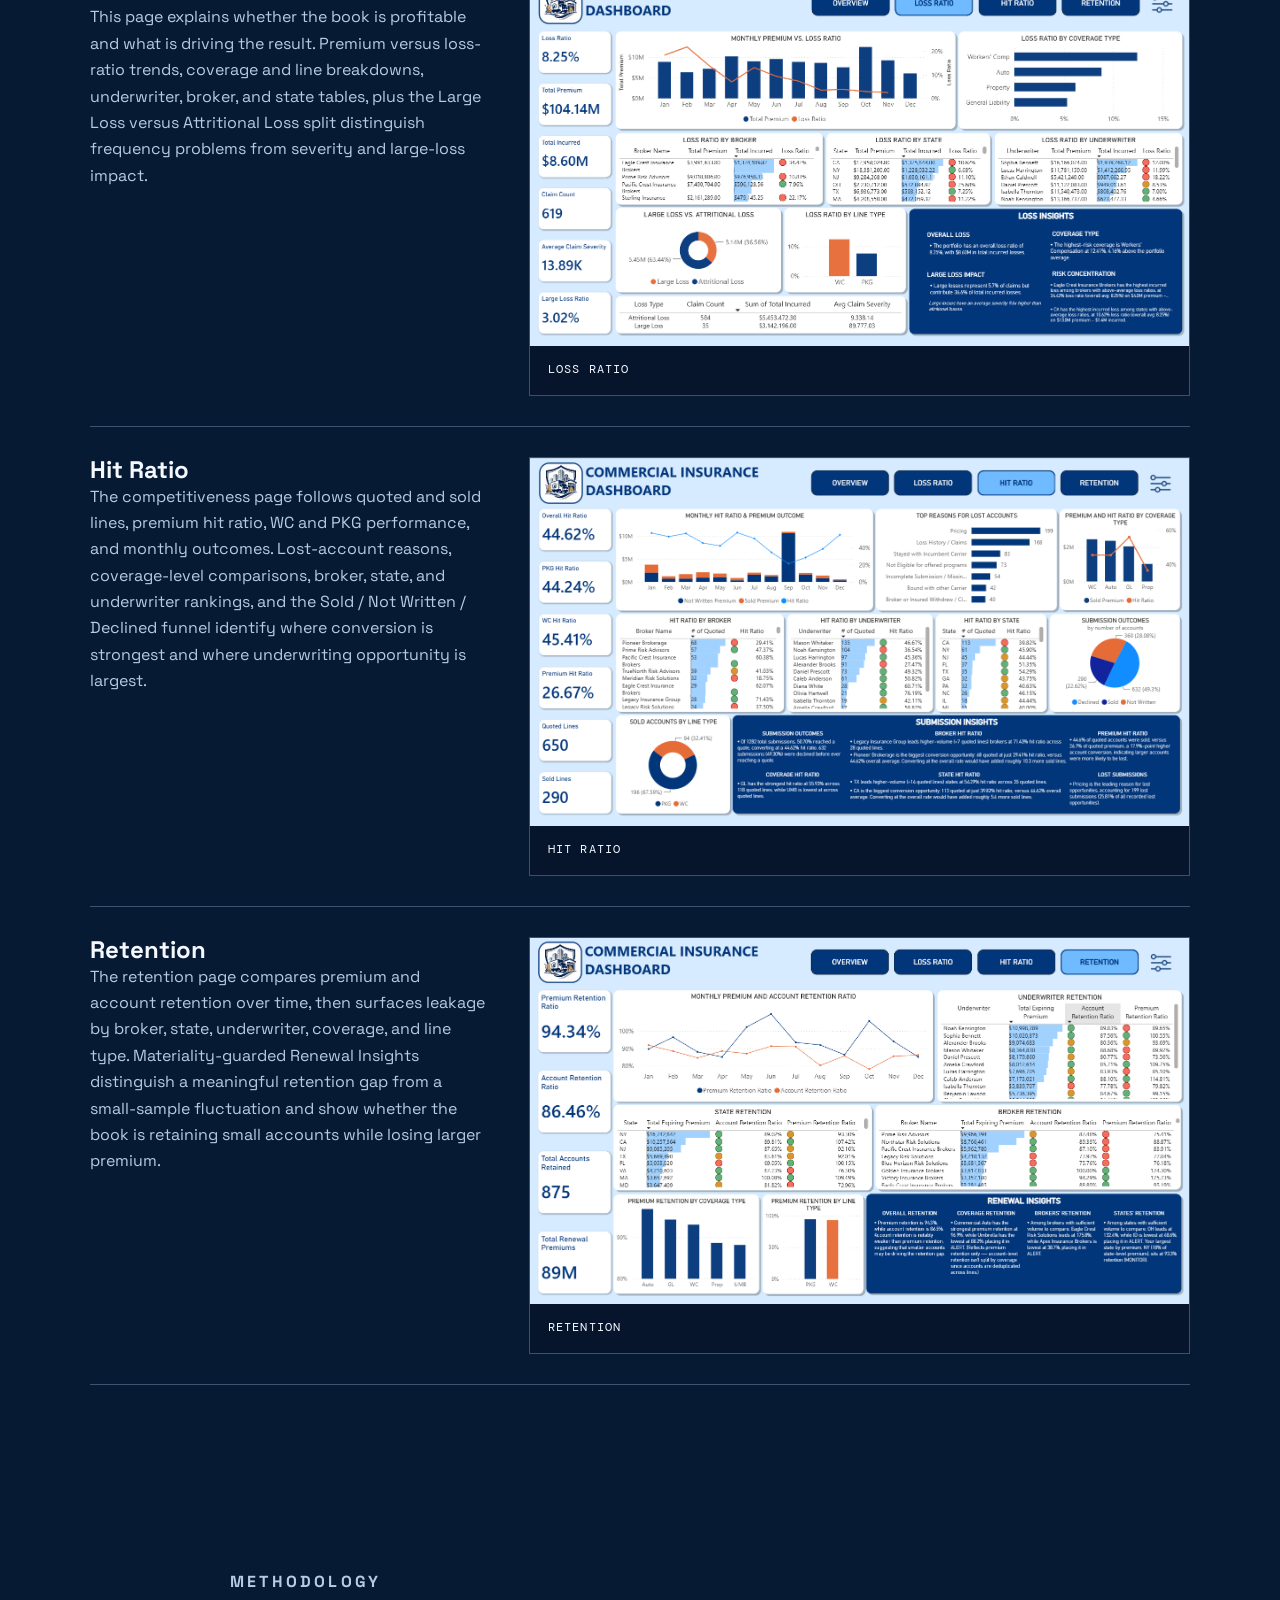
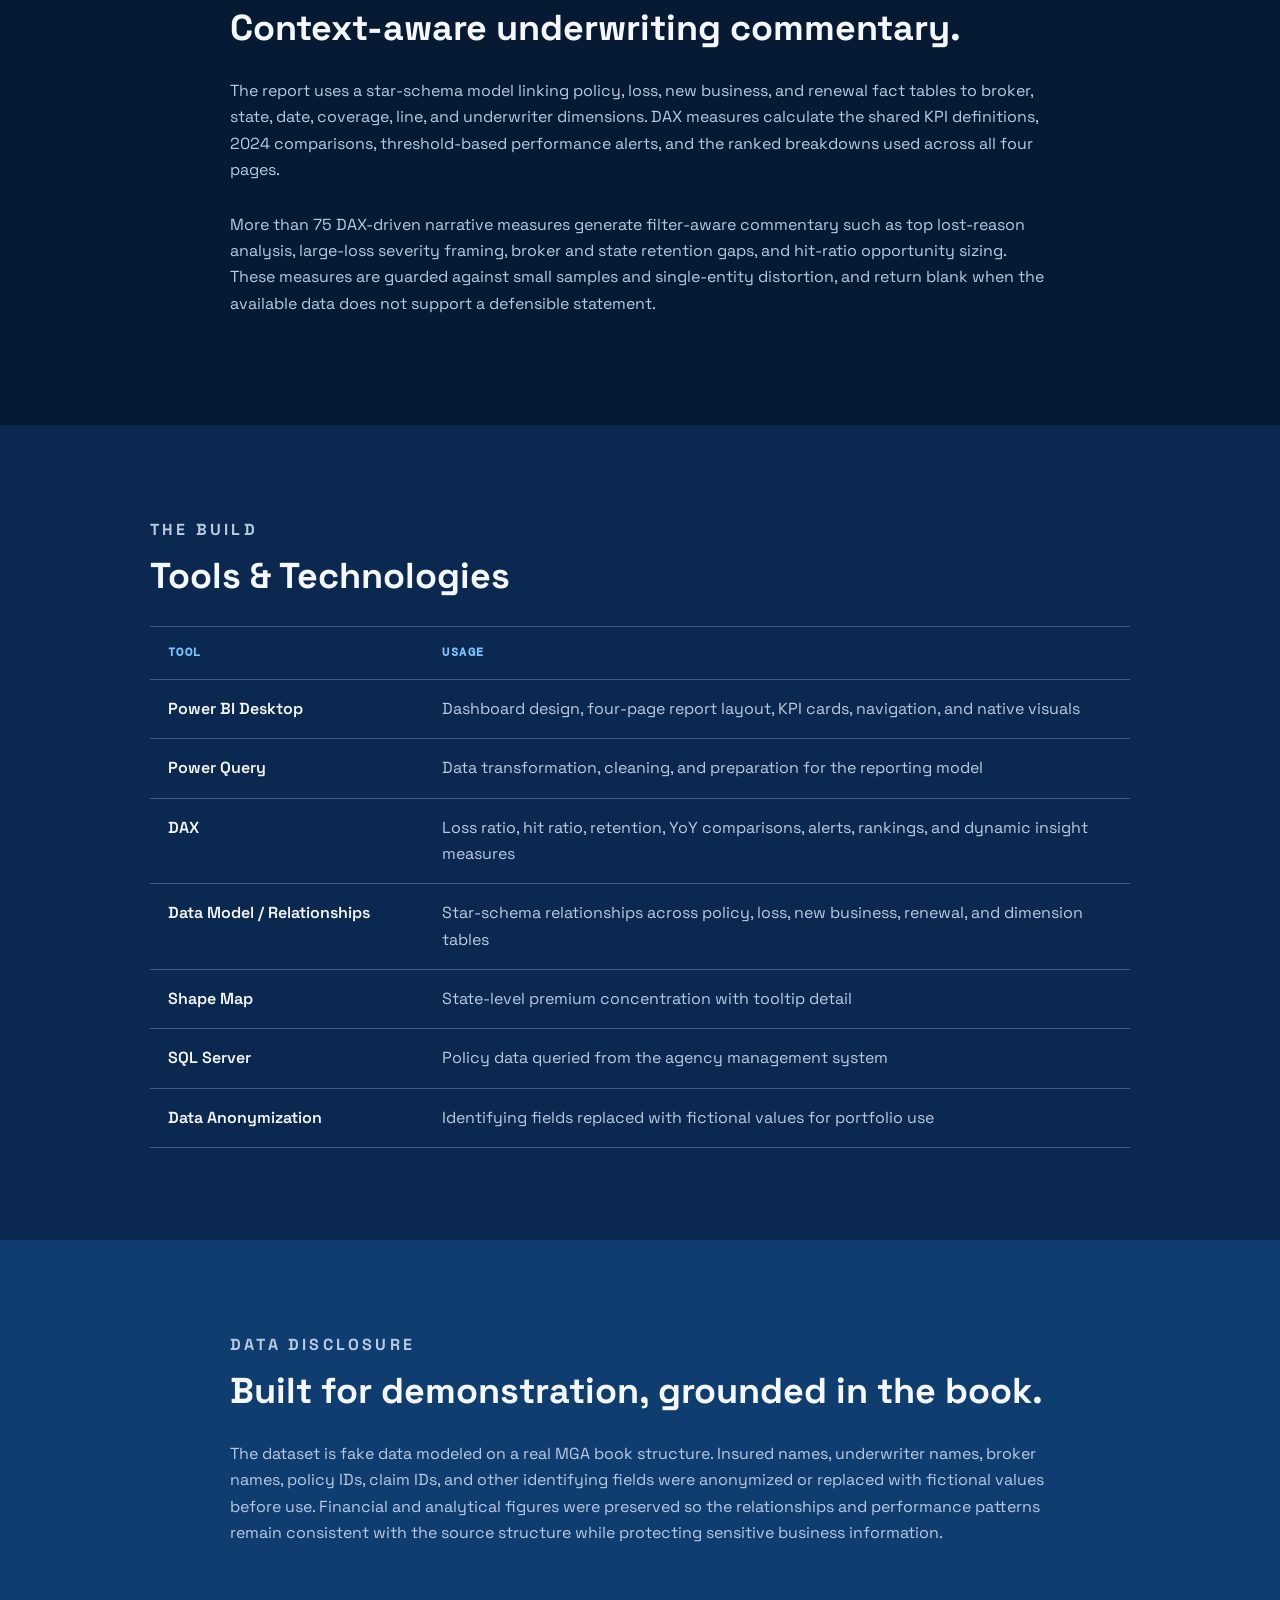
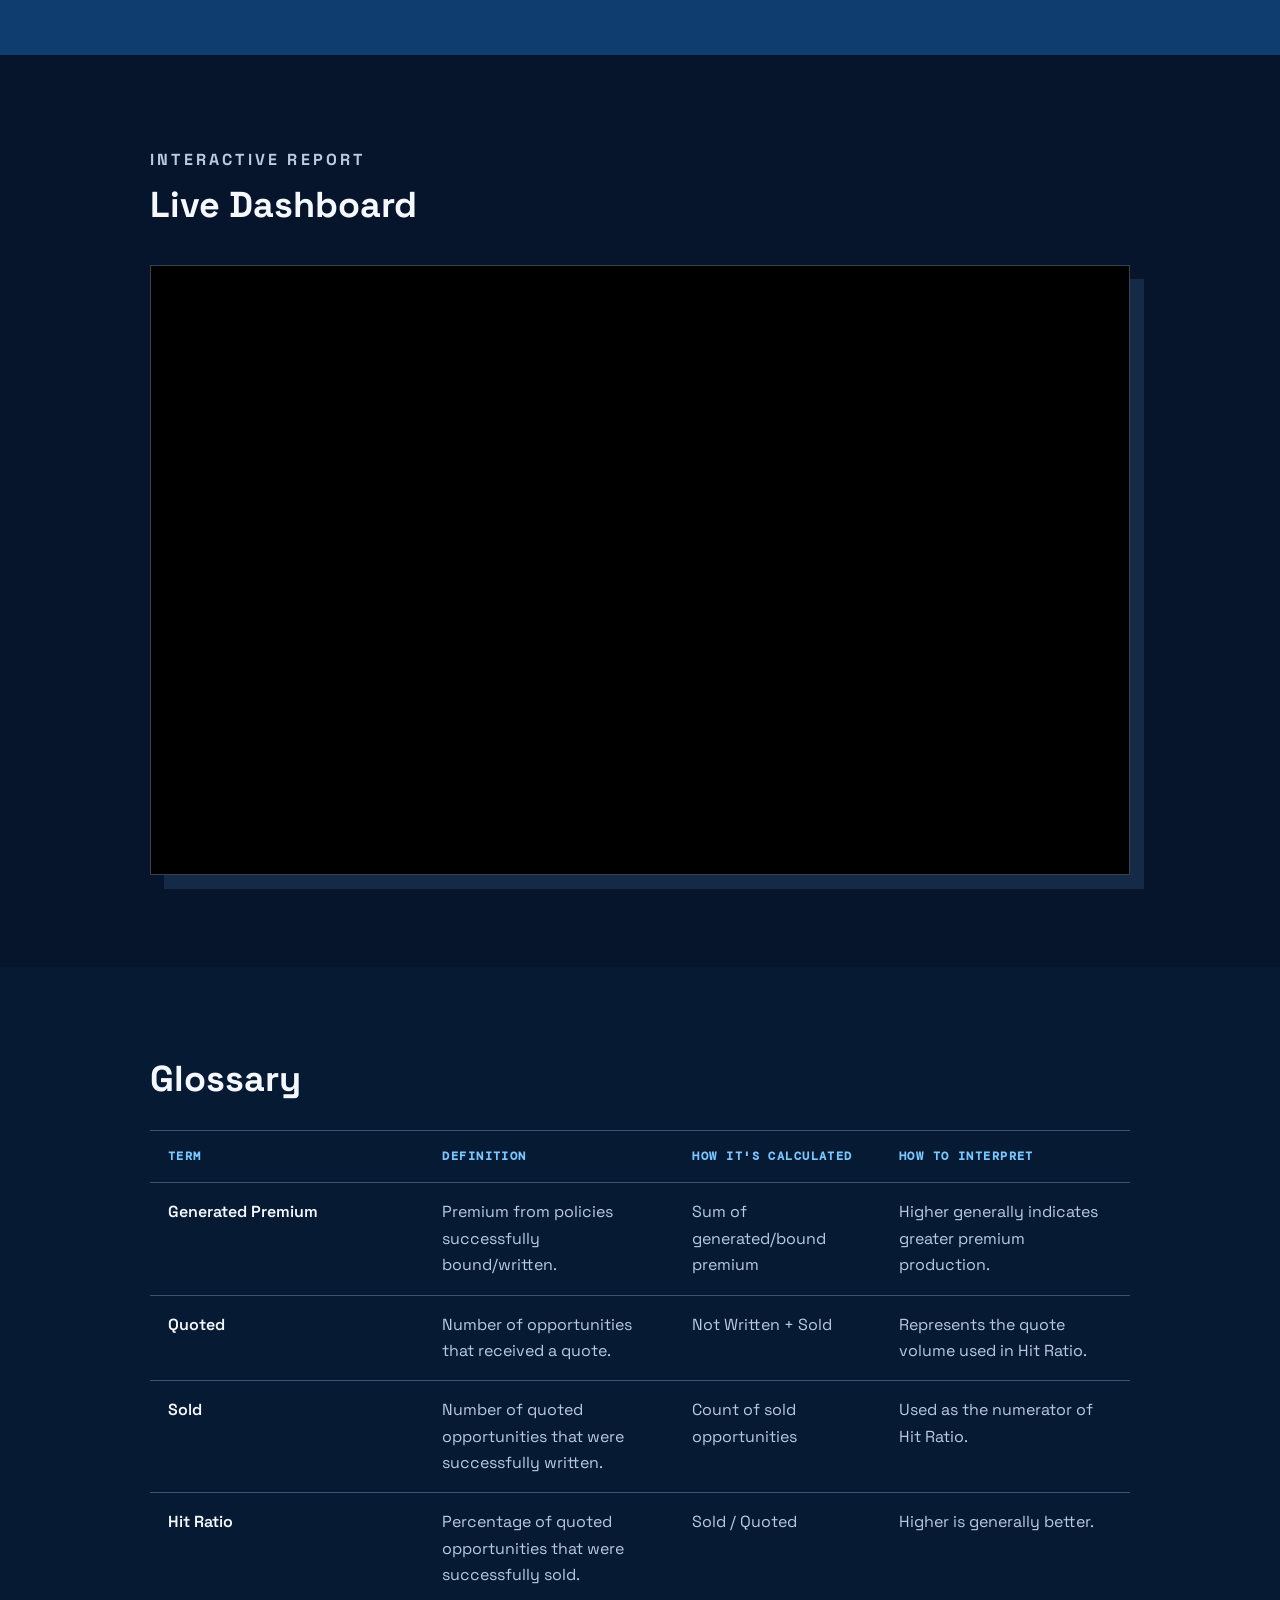
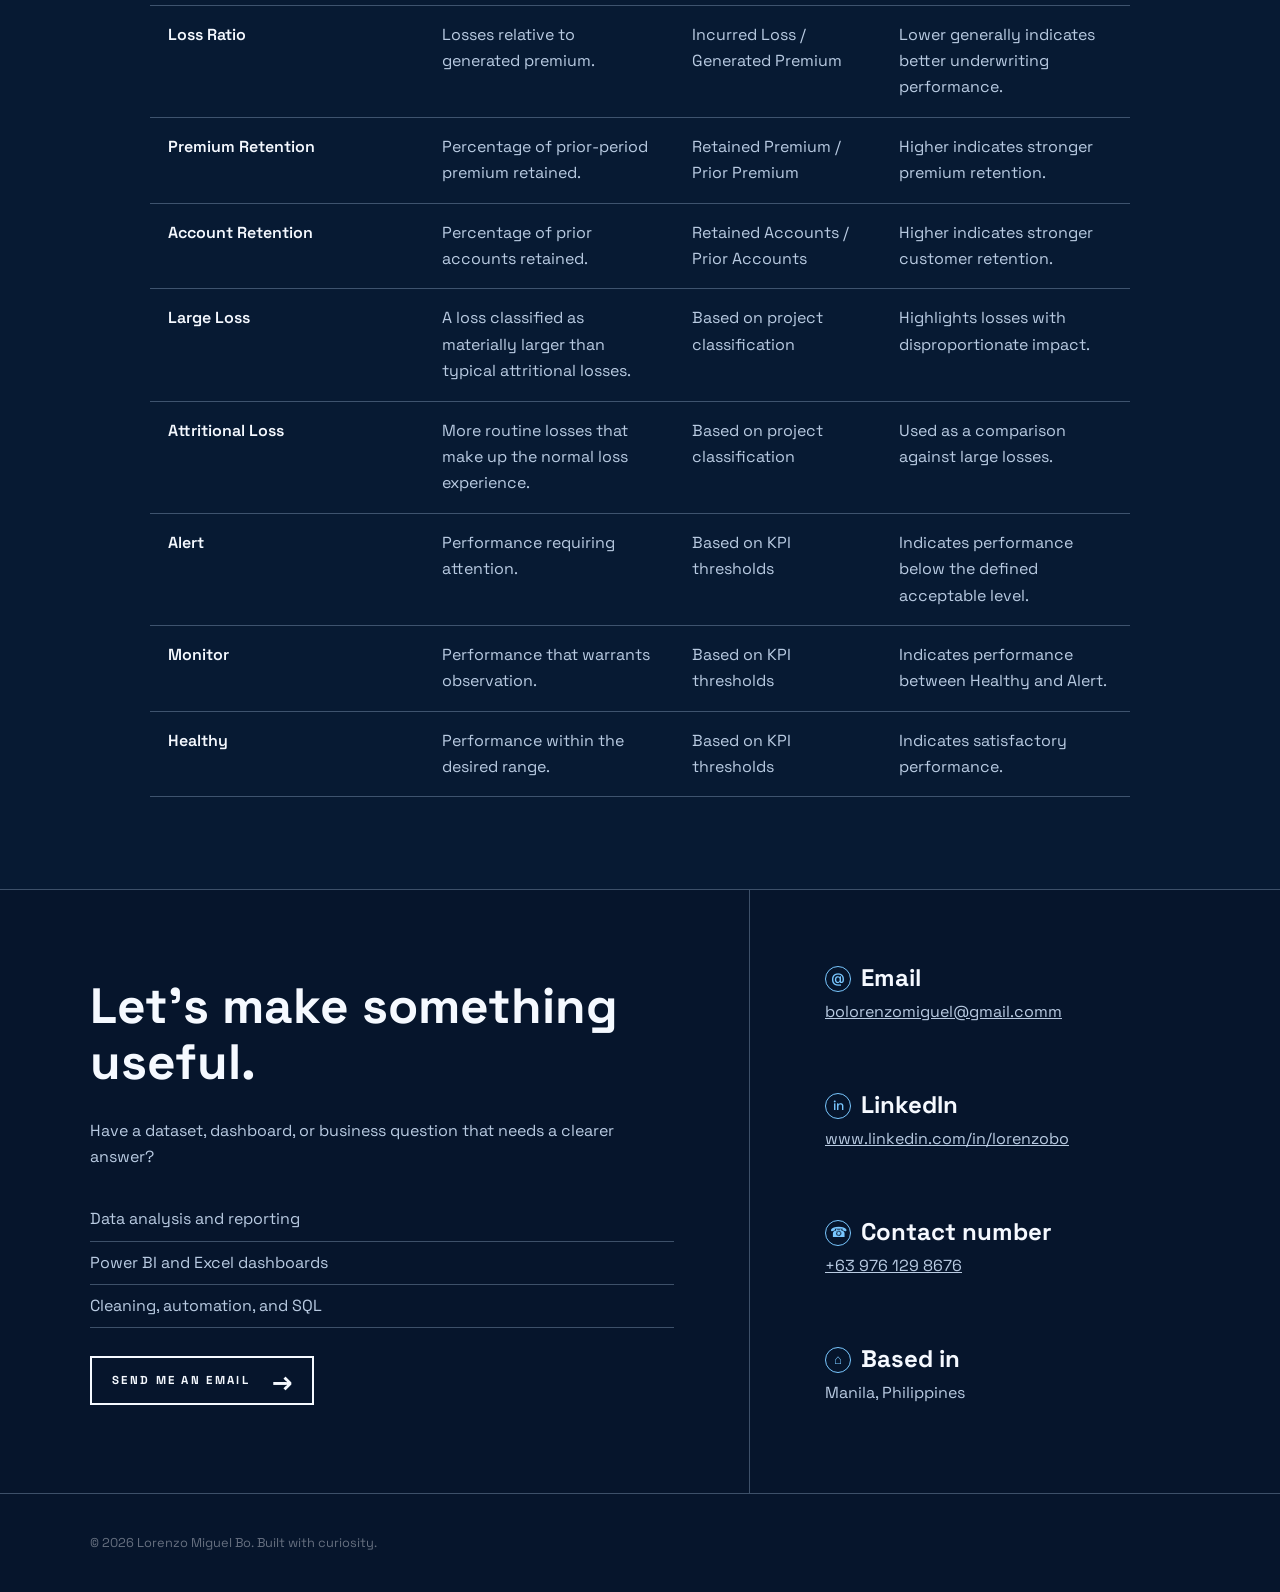
<file: commercial-insurance-dashboard.html>
<!doctype html>
<html lang="en">
<head>
  <meta charset="utf-8">
  <meta name="viewport" content="width=device-width, initial-scale=1">
  <meta name="description" content="Commercial Insurance Dashboard - Power BI project by Lorenzo Miguel Bo">
  <title>Commercial Insurance Dashboard | Lorenzo Miguel Bo</title>
  <link rel="preconnect" href="https://fonts.googleapis.com">
  <link rel="preconnect" href="https://fonts.gstatic.com" crossorigin>
  <link href="https://fonts.googleapis.com/css2?family=DM+Mono:wght@400;500&family=Space+Grotesk:wght@400;500;600;700&display=swap" rel="stylesheet">
  <link rel="stylesheet" href="styles.css">
  <link rel="stylesheet" href="project-page.css">
</head>
<body class="project-page">
  <nav class="site-nav project-nav" aria-label="Main navigation">
    <div class="page-shell nav-inner">
      <div class="nav-links">
        <a href="index.html#home">Home</a>
        <a href="index.html#about">About</a>
        <a href="index.html#what-i-do">Services</a>
        <a href="index.html#portfolio">Portfolio</a>
        <a href="index.html#contact">Contact</a>
      </div>
    </div>
  </nav>

  <main>
    <header class="project-hero">
      <div class="page-shell">
        <a class="back-link" href="index.html#portfolio">&#8592; Back to portfolio</a>
        <h1>Commercial Insurance Dashboard</h1>
        <p class="project-platform">Power BI</p>
        <p class="project-hero-lede">A live underwriting view of profitability, competitiveness, and retention across a commercial insurance book.</p>
      </div>
    </header>

    <section class="project-section summary-section">
      <div class="page-shell project-content">
        <p class="eyebrow">Summary</p>
        <h2>One book, four underwriting questions.</h2>
        <div class="video-frame">
          <iframe width="560" height="315" src="https://www.youtube.com/embed/cOHqczHh-rI?si=Nhz3JFWcn9yXWnDZ" title="YouTube video player" frameborder="0" allow="accelerometer; autoplay; clipboard-write; encrypted-media; gyroscope; picture-in-picture; web-share" referrerpolicy="strict-origin-when-cross-origin" allowfullscreen></iframe>
        </div>
        <p>This Power BI dashboard delivers a full-year 2025 performance analysis, with 2024 comparison, for a Moving &amp; Storage MGA's commercial book. It covers Package (PKG) and Workers' Compensation (WC) business across roughly 1,000 renewal accounts, 154 brokers, and 48 states. Built on a star-schema model with dedicated fact tables for policies, losses, new business, and renewals, the report turns the same analytical problem as the companion Excel dashboard into an interactive Power BI experience.</p>
        <p>Across Overview, Loss Ratio, Hit Ratio, and Retention pages, shared slicers, KPI alerts, trend visuals, rankings, geographic analysis, and more than 75 context-aware DAX insight measures help an underwriter move from the headline number to the relationship, territory, coverage, or reason behind it.</p>
      </div>
    </section>

    <section class="project-section problem-section">
      <div class="page-shell project-content narrow-content">
        <p class="eyebrow">The question</p>
        <h2>Can the same underwriting story work in both Excel and Power BI?</h2>
        <p>Insurance analytics teams often work across both platforms: Excel remains central to underwriting and finance workflows, while Power BI supports scalable, self-service reporting. This project addresses that mixed-tool reality by rebuilding the same commercial lines performance dashboard in Power BI from the same anonymized dataset and metric definitions used in the Excel version.</p>
        <p>The goal was not simple duplication. Excel uses Power Query, Power Pivot, DAX, and VBA-driven automation; Power BI required relationships, slicer-driven interactivity, native report canvas design, and DAX narrative logic rebuilt from first principles. Both versions answer the same questions: Is the book performing? Are we winning or losing business, and why? Are we retaining the accounts and premium we should be?</p>
      </div>
    </section>

    <section class="project-section features-section">
      <div class="page-shell">
        <p class="eyebrow">Inside the report</p>
        <h2>Page Features</h2>
        <div class="feature-list">
          <article class="feature-item"><div class="feature-copy"><h3>Overview</h3><p>The executive landing page combines Total Current Book, Generated Premium, Average Premium per Account, Loss Ratio, Hit Ratio, Account Retention, and Premium Retention. A monthly premium trend, coverage and line composition charts, state concentration map, broker and state rankings, performance alerts, and an Executive Insights panel provide a fast read on what deserves attention next.</p></div><figure class="feature-preview"><img src="Commercial Insurance Dashboard - Power BI/Overview Page.png" alt="Commercial Insurance Dashboard overview page"><figcaption>Overview</figcaption></figure></article>
          <article class="feature-item"><div class="feature-copy"><h3>Loss Ratio</h3><p>This page explains whether the book is profitable and what is driving the result. Premium versus loss-ratio trends, coverage and line breakdowns, underwriter, broker, and state tables, plus the Large Loss versus Attritional Loss split distinguish frequency problems from severity and large-loss impact.</p></div><figure class="feature-preview"><img src="Commercial Insurance Dashboard - Power BI/Loss Ratio Page.png" alt="Commercial Insurance Dashboard loss ratio page"><figcaption>Loss Ratio</figcaption></figure></article>
          <article class="feature-item"><div class="feature-copy"><h3>Hit Ratio</h3><p>The competitiveness page follows quoted and sold lines, premium hit ratio, WC and PKG performance, and monthly outcomes. Lost-account reasons, coverage-level comparisons, broker, state, and underwriter rankings, and the Sold / Not Written / Declined funnel identify where conversion is strongest and where underwriting opportunity is largest.</p></div><figure class="feature-preview"><img src="Commercial Insurance Dashboard - Power BI/Hit Ratio Page.png" alt="Commercial Insurance Dashboard hit ratio page"><figcaption>Hit Ratio</figcaption></figure></article>
          <article class="feature-item"><div class="feature-copy"><h3>Retention</h3><p>The retention page compares premium and account retention over time, then surfaces leakage by broker, state, underwriter, coverage, and line type. Materiality-guarded Renewal Insights distinguish a meaningful retention gap from a small-sample fluctuation and show whether the book is retaining small accounts while losing larger premium.</p></div><figure class="feature-preview"><img src="Commercial Insurance Dashboard - Power BI/Retention Page.png" alt="Commercial Insurance Dashboard retention page"><figcaption>Retention</figcaption></figure></article>
        </div>
      </div>
    </section>

    <section class="project-section approach-section">
      <div class="page-shell project-content narrow-content">
        <p class="eyebrow">Methodology</p>
        <h2>Context-aware underwriting commentary.</h2>
        <p>The report uses a star-schema model linking policy, loss, new business, and renewal fact tables to broker, state, date, coverage, line, and underwriter dimensions. DAX measures calculate the shared KPI definitions, 2024 comparisons, threshold-based performance alerts, and the ranked breakdowns used across all four pages.</p>
        <p>More than 75 DAX-driven narrative measures generate filter-aware commentary such as top lost-reason analysis, large-loss severity framing, broker and state retention gaps, and hit-ratio opportunity sizing. These measures are guarded against small samples and single-entity distortion, and return blank when the available data does not support a defensible statement.</p>
      </div>
    </section>

    <section class="project-section tools-section">
      <div class="page-shell project-content">
        <p class="eyebrow">The build</p>
        <h2>Tools &amp; Technologies</h2>
        <div class="tools-table-wrap">
          <table class="tools-table">
            <thead><tr><th scope="col">Tool</th><th scope="col">Usage</th></tr></thead>
            <tbody>
              <tr><th scope="row">Power BI Desktop</th><td>Dashboard design, four-page report layout, KPI cards, navigation, and native visuals</td></tr>
              <tr><th scope="row">Power Query</th><td>Data transformation, cleaning, and preparation for the reporting model</td></tr>
              <tr><th scope="row">DAX</th><td>Loss ratio, hit ratio, retention, YoY comparisons, alerts, rankings, and dynamic insight measures</td></tr>
              <tr><th scope="row">Data Model / Relationships</th><td>Star-schema relationships across policy, loss, new business, renewal, and dimension tables</td></tr>
              <tr><th scope="row">Shape Map</th><td>State-level premium concentration with tooltip detail</td></tr>
              <tr><th scope="row">SQL Server</th><td>Policy data queried from the agency management system</td></tr>
              <tr><th scope="row">Data Anonymization</th><td>Identifying fields replaced with fictional values for portfolio use</td></tr>
            </tbody>
          </table>
        </div>
      </div>
    </section>

    <section class="project-section sources-section">
      <div class="page-shell project-content narrow-content">
        <p class="eyebrow">Data disclosure</p>
        <h2>Built for demonstration, grounded in the book.</h2>
        <p>The dataset is fake data modeled on a real MGA book structure. Insured names, underwriter names, broker names, policy IDs, claim IDs, and other identifying fields were anonymized or replaced with fictional values before use. Financial and analytical figures were preserved so the relationships and performance patterns remain consistent with the source structure while protecting sensitive business information.</p>
      </div>
    </section>

    <section class="project-section live-dashboard-section">
      <div class="page-shell project-content">
        <p class="eyebrow">Interactive report</p>
        <h2>Live Dashboard</h2>
        <div class="dashboard-embed">
          <iframe title="Commercial Insurance Dashboard - Power BI" src="https://app.powerbi.com/view?r=eyJrIjoiMTY1ODk5NDUtMWM0OC00NGJkLTg0NzgtYjdmMGQ4NTNmM2JhIiwidCI6ImMwMzhkODA2LWJkMGMtNDVhMS05OWRjLTAxZDkyMjI1N2Q3MSIsImMiOjEwfQ%3D%3D" frameborder="0" allowfullscreen="true"></iframe>
        </div>
      </div>
    </section>

    <section class="project-section features-section">
      <div class="page-shell project-content">
        <h2>Glossary</h2>
        <div class="tools-table-wrap">
          <table class="tools-table">
            <thead><tr><th scope="col">Term</th><th scope="col">Definition</th><th scope="col">How it's calculated</th><th scope="col">How to interpret</th></tr></thead>
            <tbody>
              <tr><th scope="row">Generated Premium</th><td>Premium from policies successfully bound/written.</td><td>Sum of generated/bound premium</td><td>Higher generally indicates greater premium production.</td></tr>
              <tr><th scope="row">Quoted</th><td>Number of opportunities that received a quote.</td><td>Not Written + Sold</td><td>Represents the quote volume used in Hit Ratio.</td></tr>
              <tr><th scope="row">Sold</th><td>Number of quoted opportunities that were successfully written.</td><td>Count of sold opportunities</td><td>Used as the numerator of Hit Ratio.</td></tr>
              <tr><th scope="row">Hit Ratio</th><td>Percentage of quoted opportunities that were successfully sold.</td><td>Sold / Quoted</td><td>Higher is generally better.</td></tr>
              <tr><th scope="row">Loss Ratio</th><td>Losses relative to generated premium.</td><td>Incurred Loss / Generated Premium</td><td>Lower generally indicates better underwriting performance.</td></tr>
              <tr><th scope="row">Premium Retention</th><td>Percentage of prior-period premium retained.</td><td>Retained Premium / Prior Premium</td><td>Higher indicates stronger premium retention.</td></tr>
              <tr><th scope="row">Account Retention</th><td>Percentage of prior accounts retained.</td><td>Retained Accounts / Prior Accounts</td><td>Higher indicates stronger customer retention.</td></tr>
              <tr><th scope="row">Large Loss</th><td>A loss classified as materially larger than typical attritional losses.</td><td>Based on project classification</td><td>Highlights losses with disproportionate impact.</td></tr>
              <tr><th scope="row">Attritional Loss</th><td>More routine losses that make up the normal loss experience.</td><td>Based on project classification</td><td>Used as a comparison against large losses.</td></tr>
              <tr><th scope="row">Alert</th><td>Performance requiring attention.</td><td>Based on KPI thresholds</td><td>Indicates performance below the defined acceptable level.</td></tr>
              <tr><th scope="row">Monitor</th><td>Performance that warrants observation.</td><td>Based on KPI thresholds</td><td>Indicates performance between Healthy and Alert.</td></tr>
              <tr><th scope="row">Healthy</th><td>Performance within the desired range.</td><td>Based on KPI thresholds</td><td>Indicates satisfactory performance.</td></tr>
            </tbody>
          </table>
        </div>
      </div>
    </section>

    <section class="contact" id="contact">
      <div class="page-shell contact-grid">
        <div class="contact-intro"><h2>Let's make something useful.</h2><p>Have a dataset, dashboard, or business question that needs a clearer answer?</p><ul class="contact-services"><li>Data analysis and reporting</li><li>Power BI and Excel dashboards</li><li>Cleaning, automation, and SQL</li></ul><a class="button" href="mailto:bolorenzomiguel@gmail.comm">Send me an email <span aria-hidden="true">&#8594;</span></a></div>
        <div class="contact-details"><div><h3><span class="contact-icon" aria-hidden="true">@</span>Email</h3><a href="mailto:bolorenzomiguel@gmail.comm">bolorenzomiguel@gmail.comm</a></div><div><h3><span class="contact-icon" aria-hidden="true">in</span>LinkedIn</h3><a href="https://www.linkedin.com/in/lorenzobo/" target="_blank" rel="noopener noreferrer">www.linkedin.com/in/lorenzobo</a></div><div><h3><span class="contact-icon" aria-hidden="true">&#9742;</span>Contact number</h3><a href="tel:+639761298676">+63 976 129 8676</a></div><div><h3><span class="contact-icon" aria-hidden="true">&#8962;</span>Based in</h3><p>Manila, Philippines</p></div></div>
      </div>
    </section>
  </main>

 <footer class="footer"><div class="page-shell"><p>&copy; 2026 Lorenzo Miguel Bo. Built with curiosity.</p></div></footer>
</body>
</html>
</file>
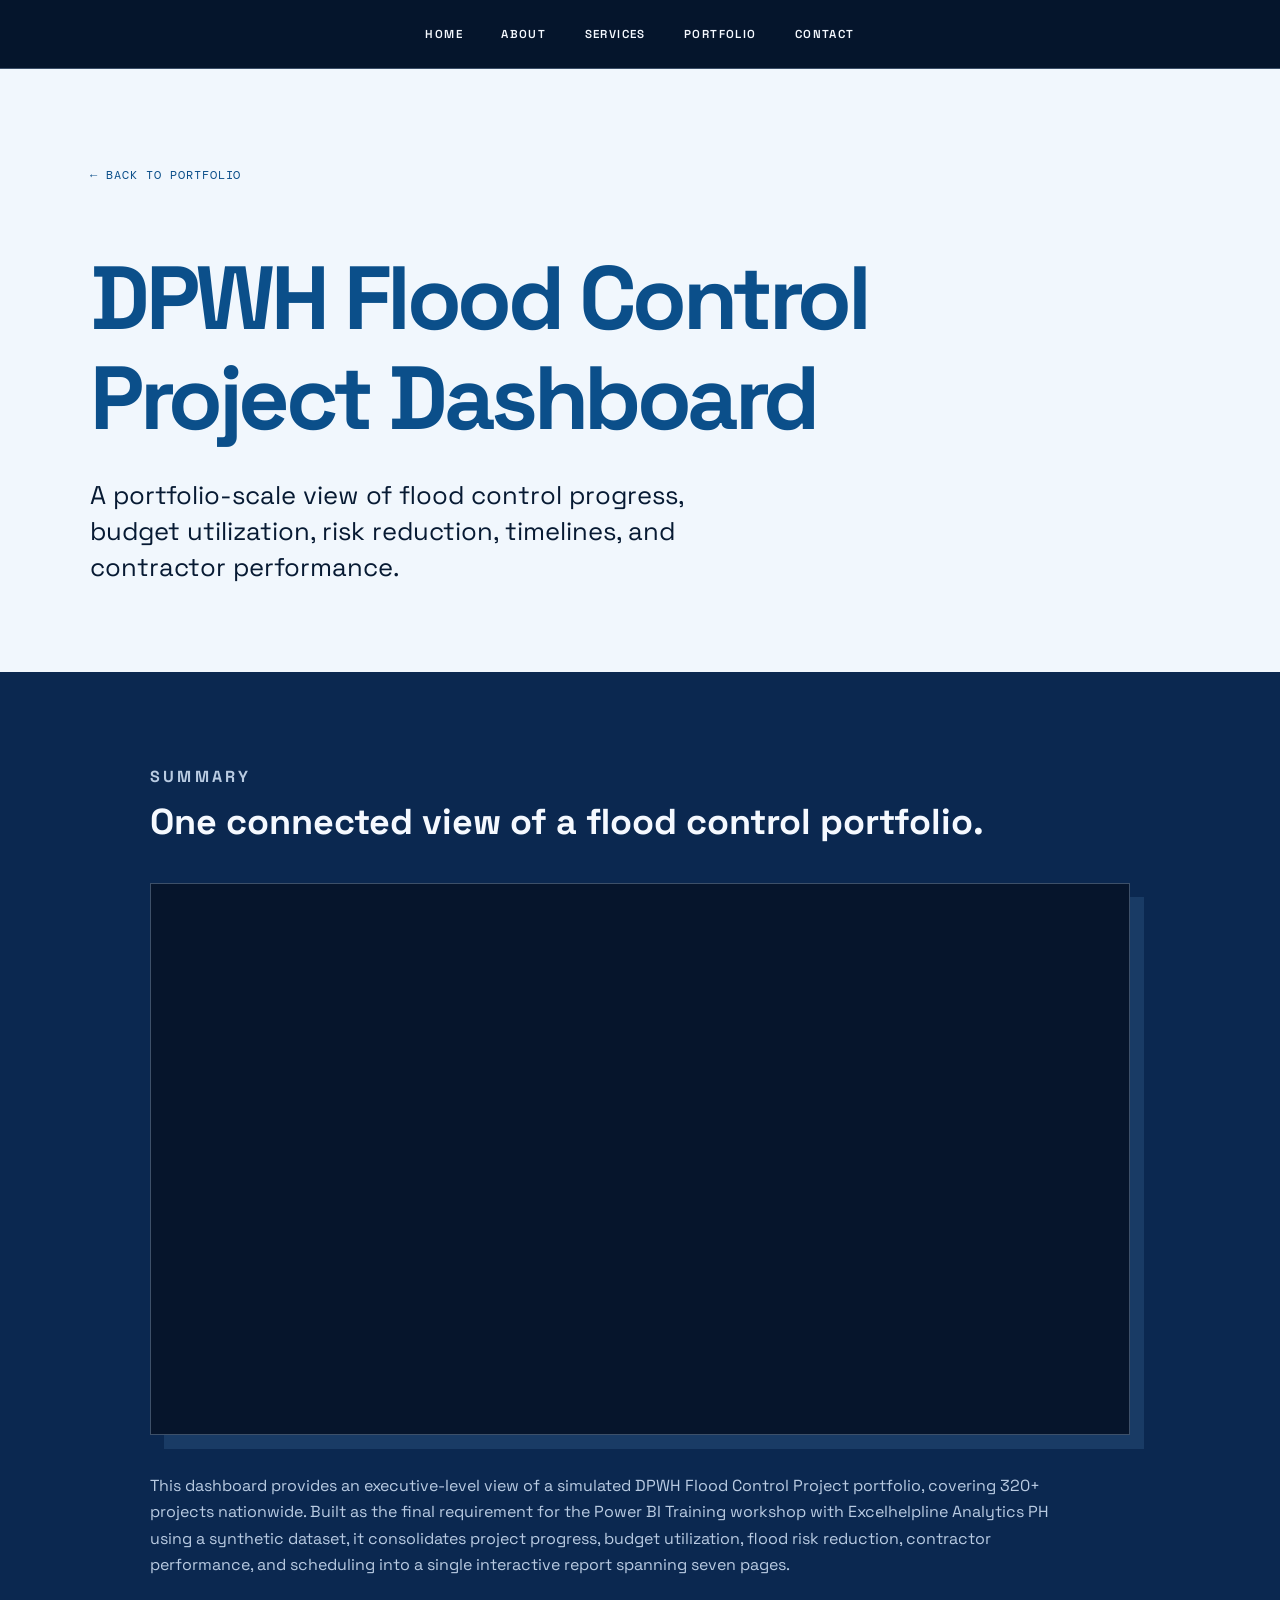
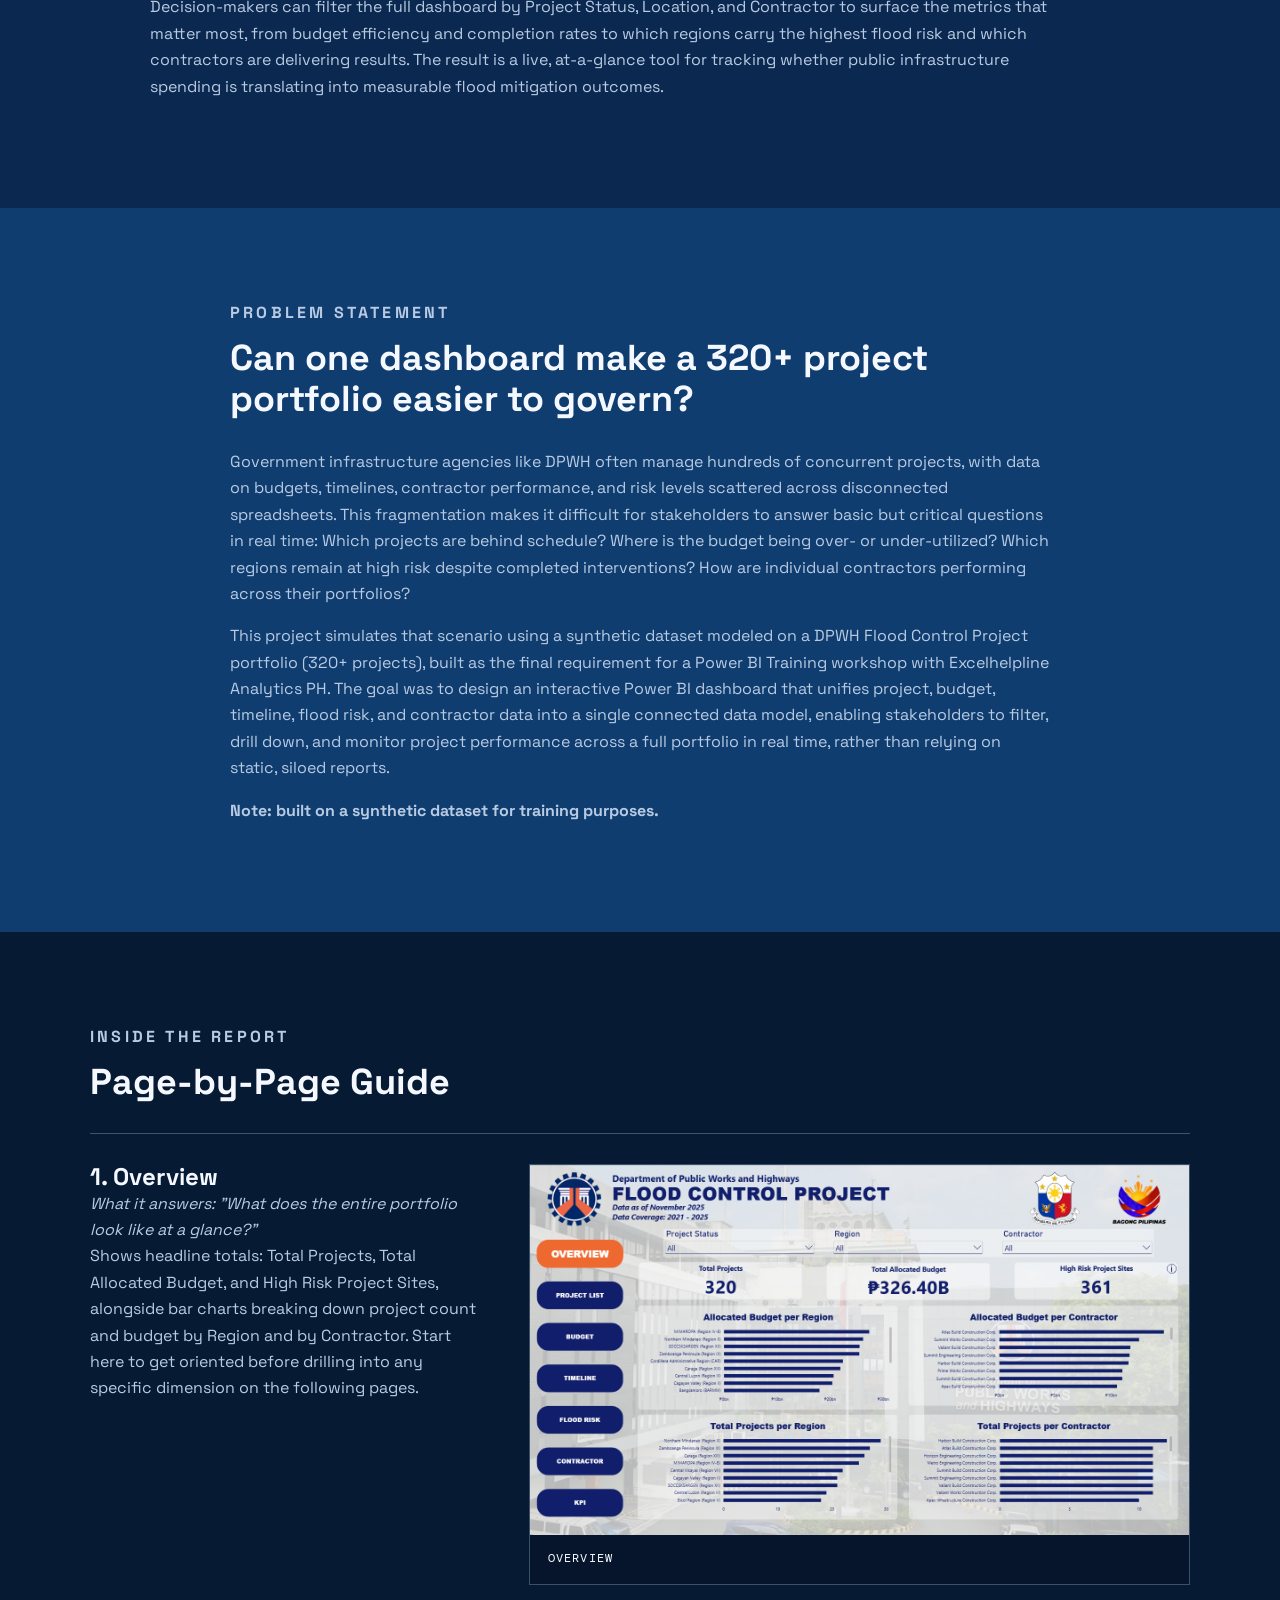
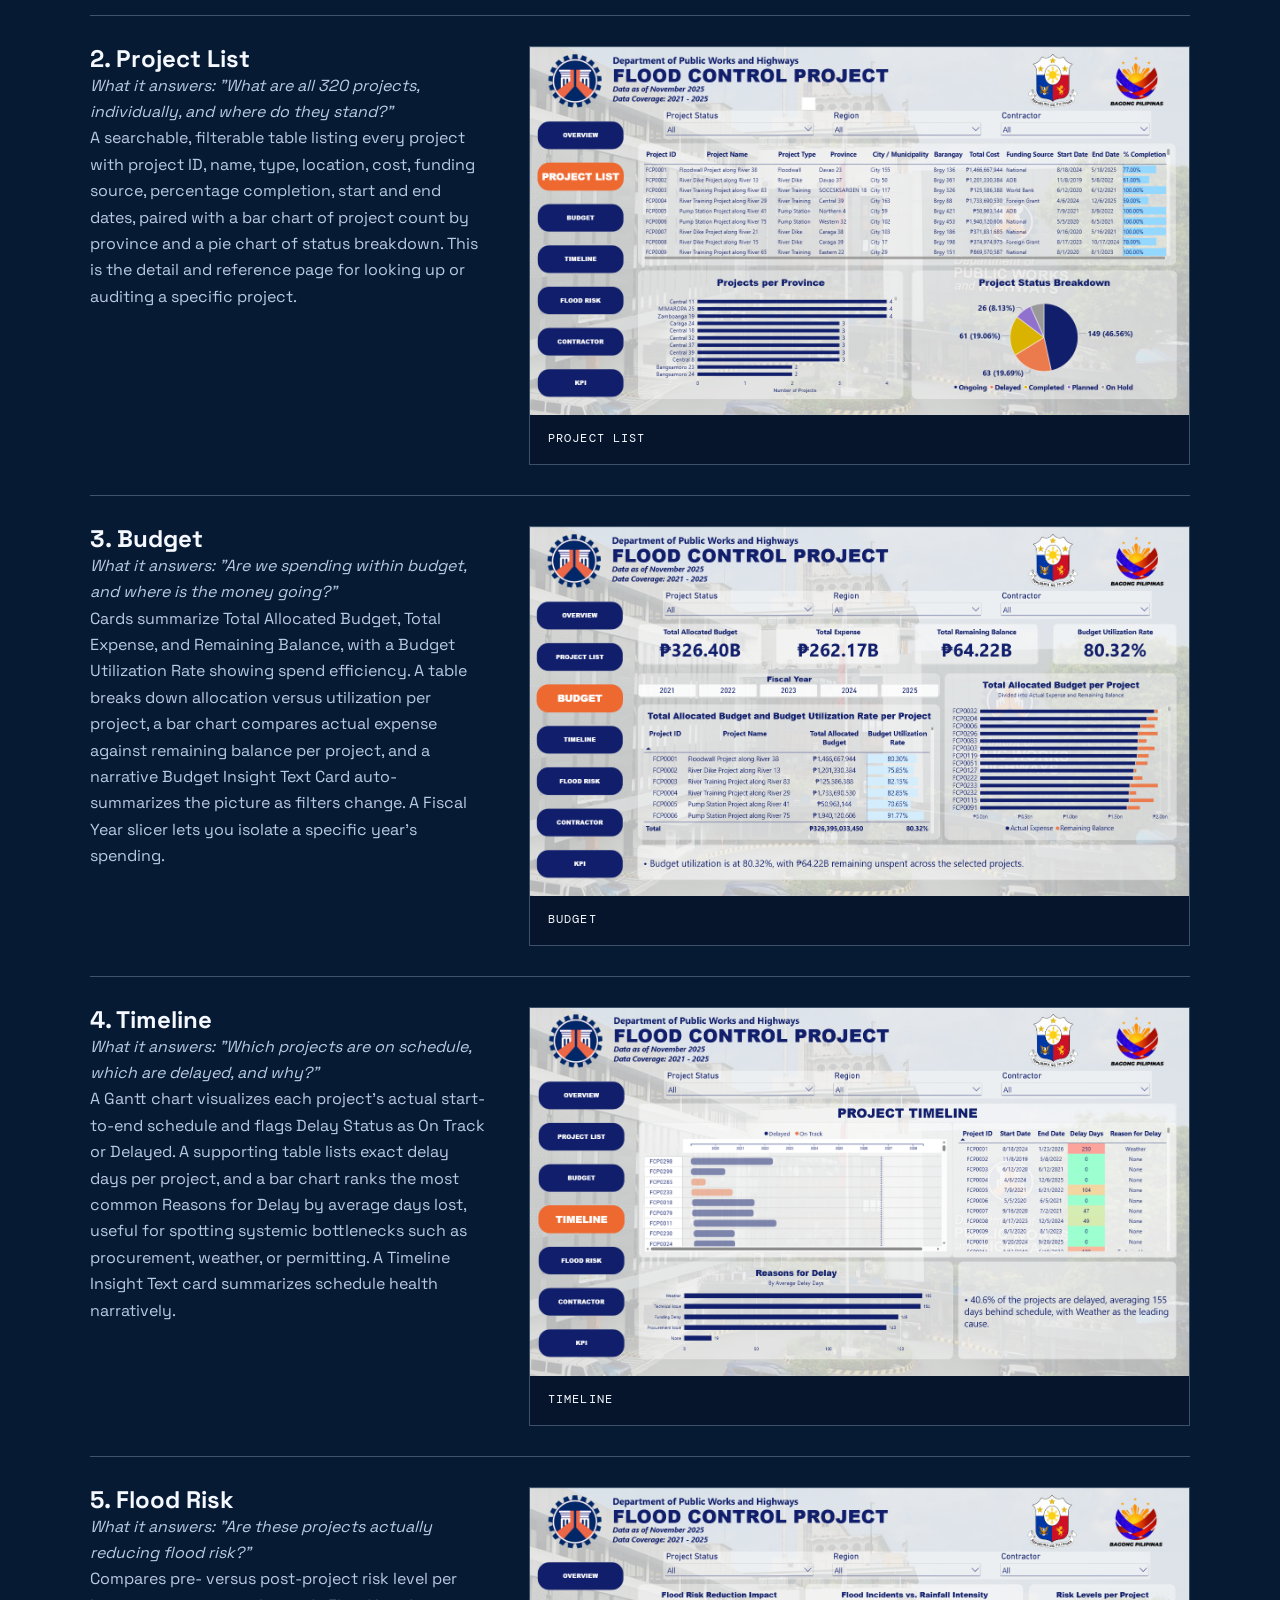
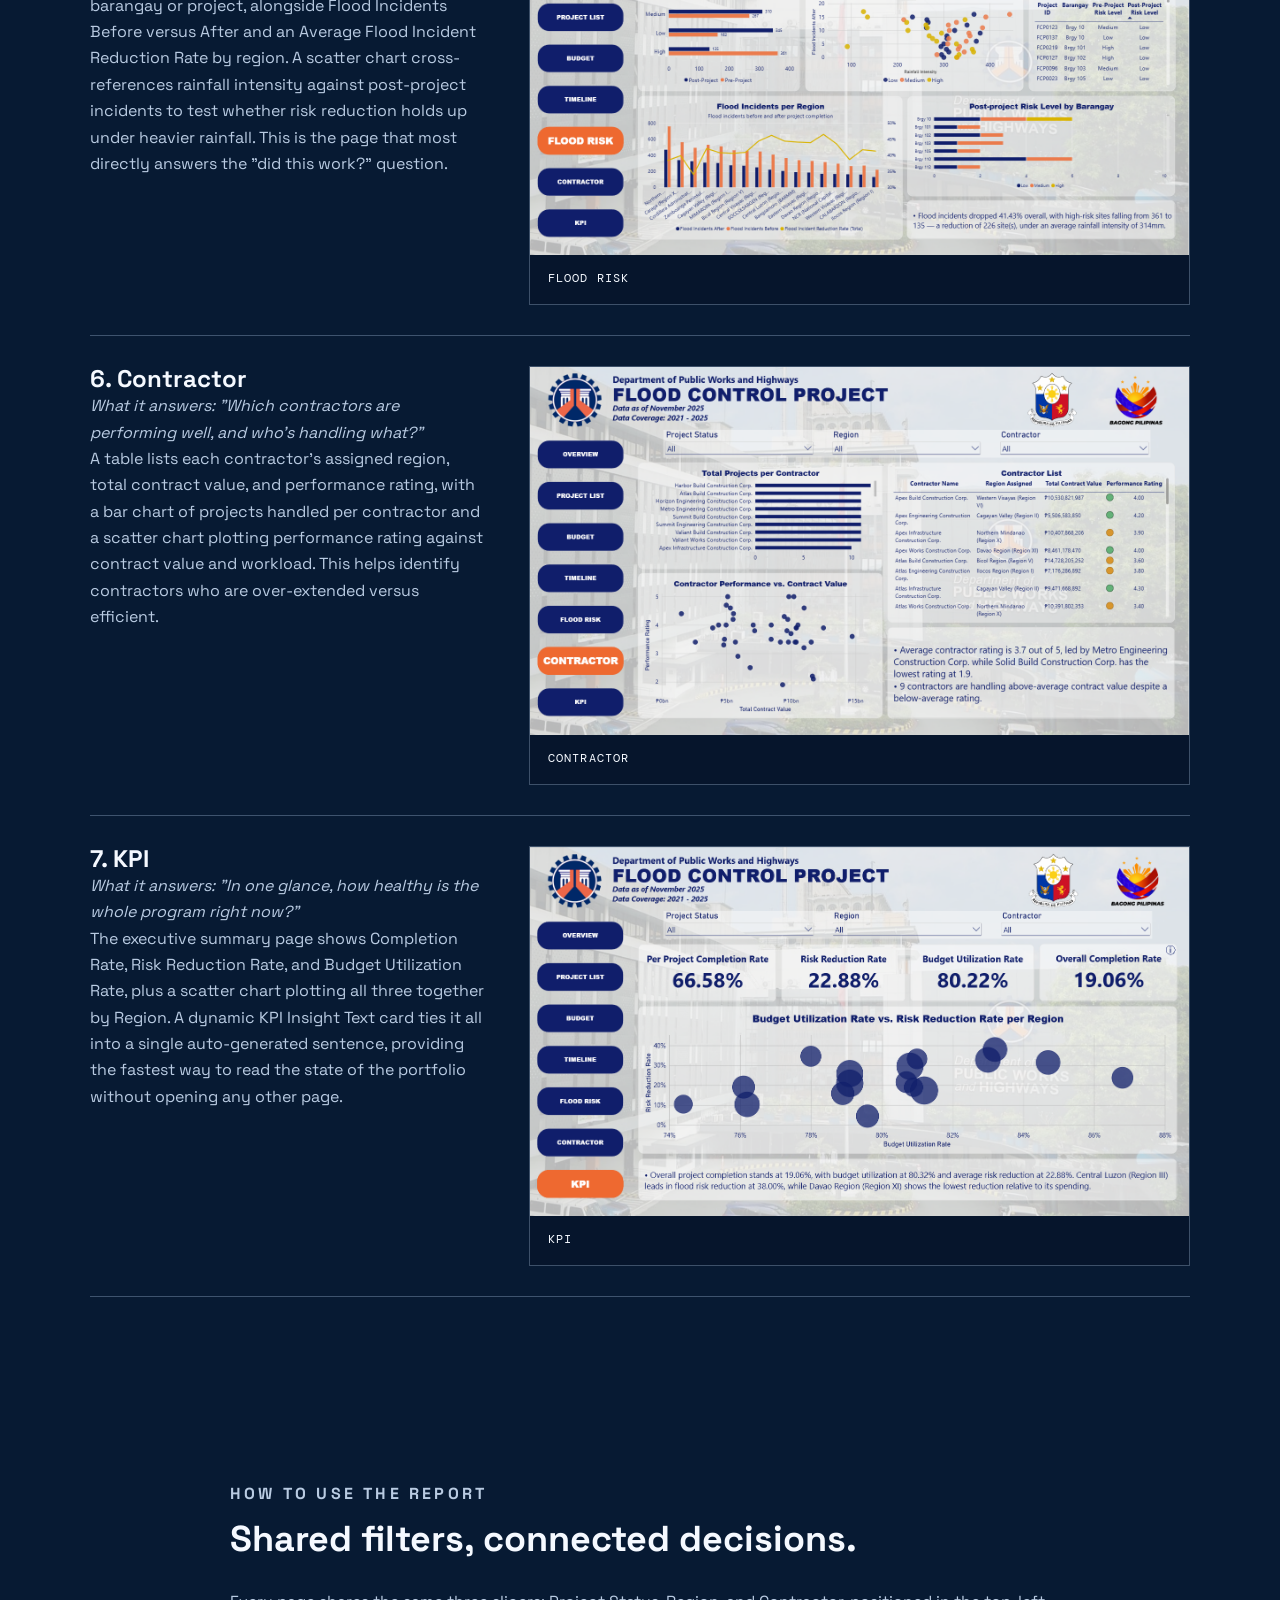
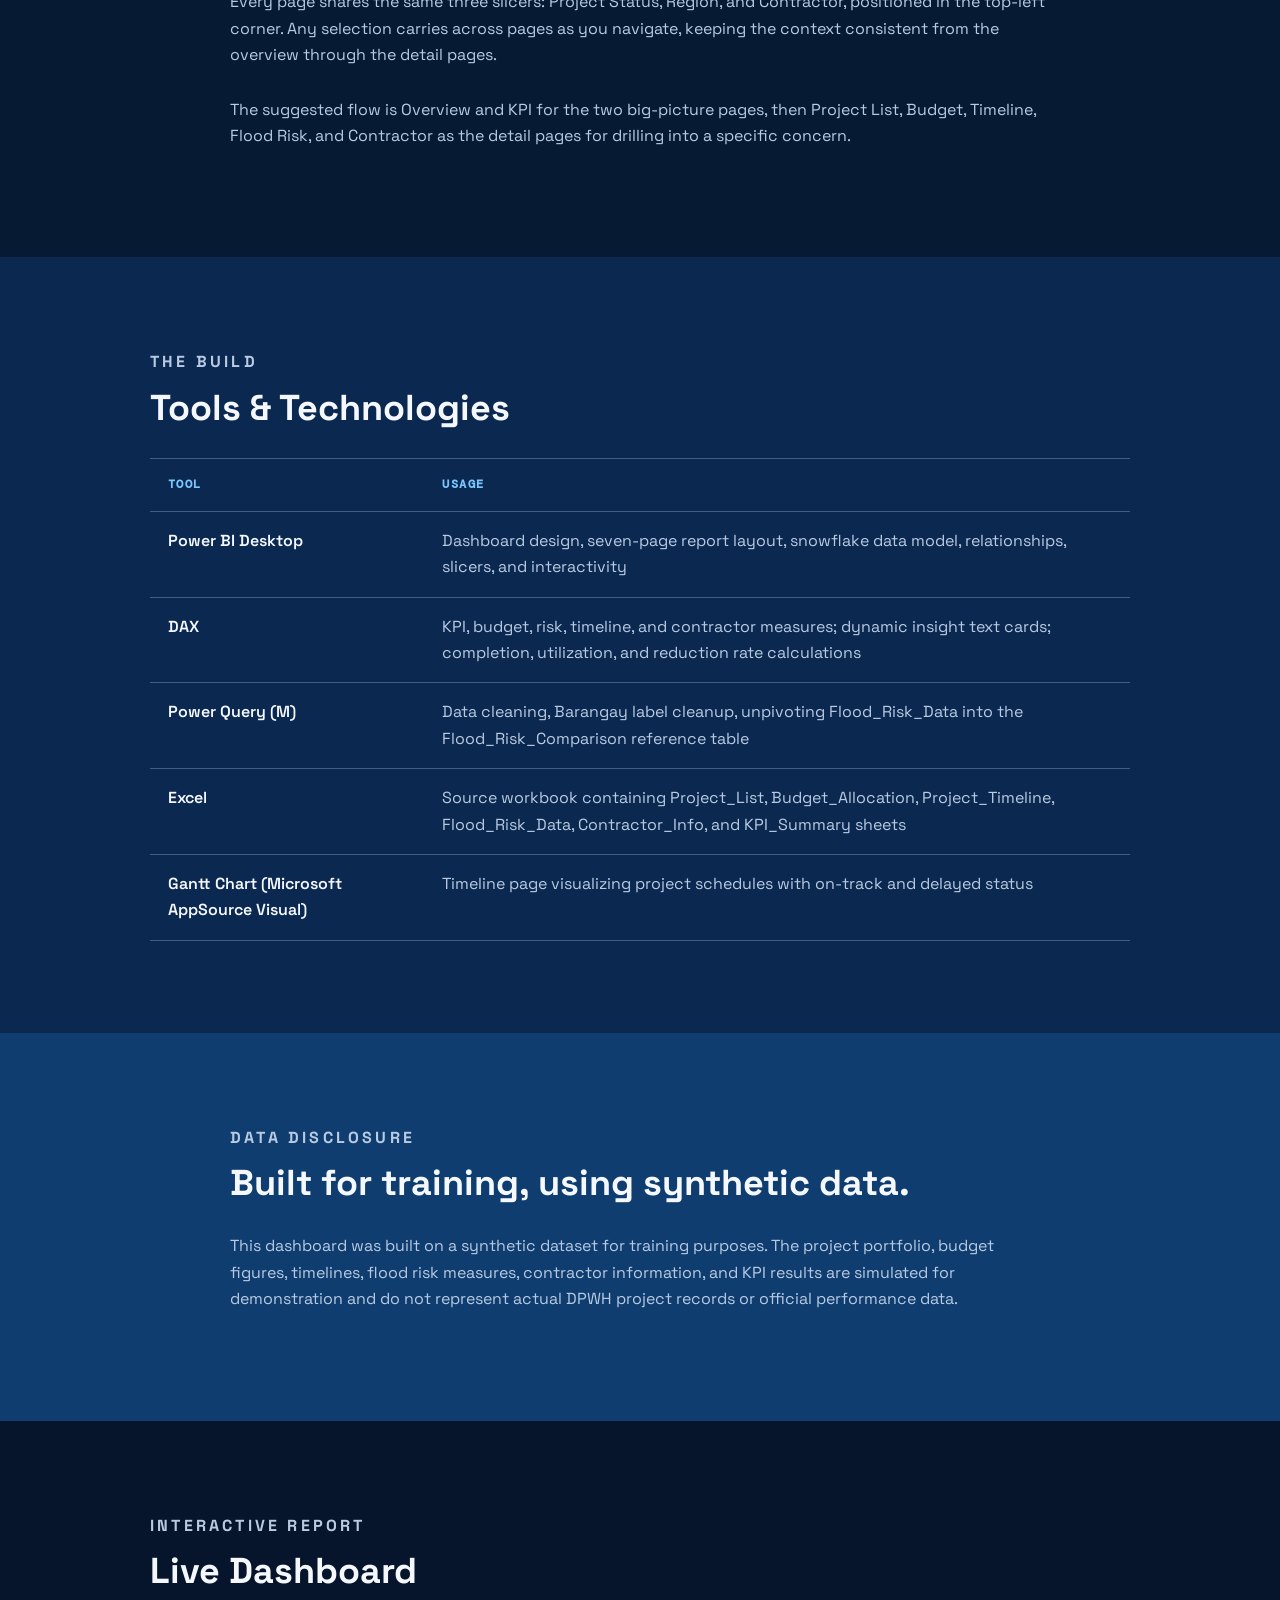
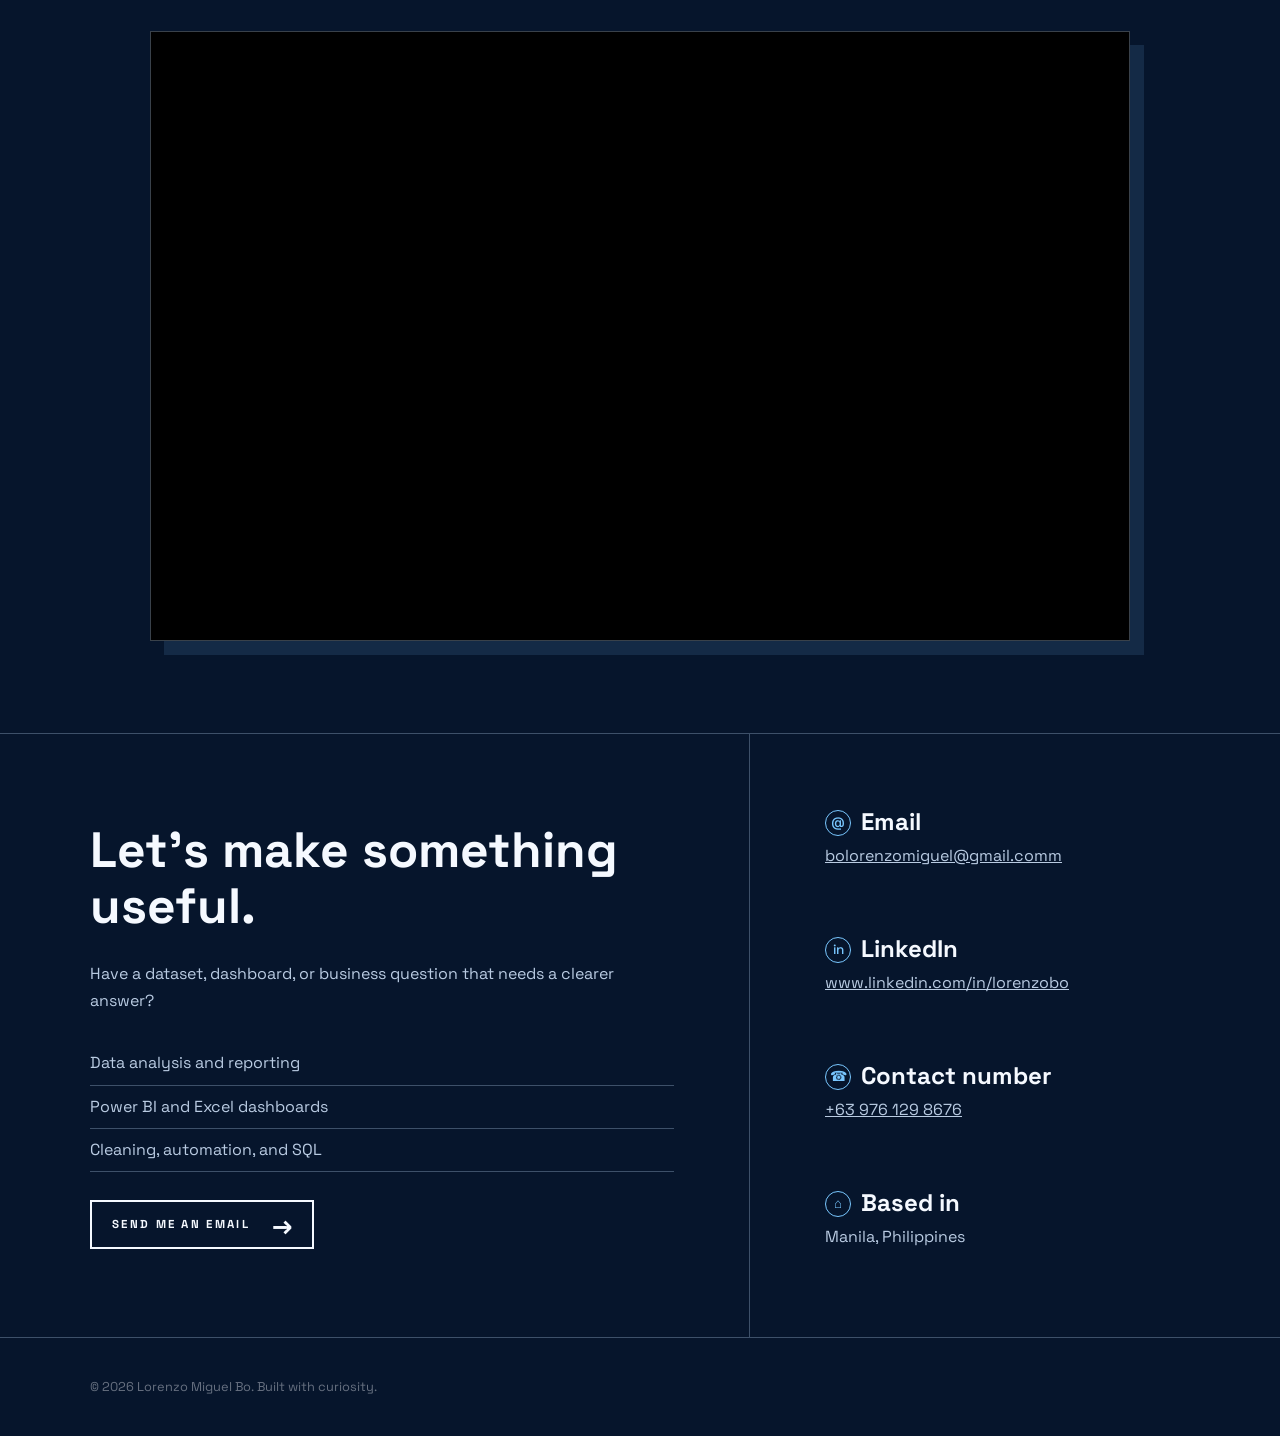
<file: dpwh-flood-control-project-dashboard.html>
<!doctype html>
<html lang="en">
<head>
  <meta charset="utf-8">
  <meta name="viewport" content="width=device-width, initial-scale=1">
  <meta name="description" content="DPWH Flood Control Project Dashboard by Lorenzo Miguel Bo">
  <title>DPWH Flood Control Project Dashboard | Lorenzo Miguel Bo</title>
  <link rel="preconnect" href="https://fonts.googleapis.com">
  <link rel="preconnect" href="https://fonts.gstatic.com" crossorigin>
  <link href="https://fonts.googleapis.com/css2?family=DM+Mono:wght@400;500&family=Space+Grotesk:wght@400;500;600;700&display=swap" rel="stylesheet">
  <link rel="stylesheet" href="styles.css">
  <link rel="stylesheet" href="project-page.css">
</head>
<body class="project-page">
  <nav class="site-nav project-nav" aria-label="Main navigation">
    <div class="page-shell nav-inner">
      <div class="nav-links">
        <a href="index.html#home">Home</a>
        <a href="index.html#about">About</a>
        <a href="index.html#what-i-do">Services</a>
        <a href="index.html#portfolio">Portfolio</a>
        <a href="index.html#contact">Contact</a>
      </div>
    </div>
  </nav>

  <main>
    <header class="project-hero">
      <div class="page-shell">
        <a class="back-link" href="index.html#portfolio">&#8592; Back to portfolio</a>
        <h1>DPWH Flood Control Project Dashboard</h1>
        <p class="project-hero-lede">A portfolio-scale view of flood control progress, budget utilization, risk reduction, timelines, and contractor performance.</p>
      </div>
    </header>

    <section class="project-section summary-section">
      <div class="page-shell project-content">
        <p class="eyebrow">Summary</p>
        <h2>One connected view of a flood control portfolio.</h2>
        <div class="video-frame">
          <iframe width="560" height="315" src="https://www.youtube.com/embed/fWRESqi76E8?si=wosDTUWJviY2F8Ew" title="YouTube video player" frameborder="0" allow="accelerometer; autoplay; clipboard-write; encrypted-media; gyroscope; picture-in-picture; web-share" referrerpolicy="strict-origin-when-cross-origin" allowfullscreen></iframe>
        </div>
        <p>This dashboard provides an executive-level view of a simulated DPWH Flood Control Project portfolio, covering 320+ projects nationwide. Built as the final requirement for the Power BI Training workshop with Excelhelpline Analytics PH using a synthetic dataset, it consolidates project progress, budget utilization, flood risk reduction, contractor performance, and scheduling into a single interactive report spanning seven pages.</p>
        <p>Decision-makers can filter the full dashboard by Project Status, Location, and Contractor to surface the metrics that matter most, from budget efficiency and completion rates to which regions carry the highest flood risk and which contractors are delivering results. The result is a live, at-a-glance tool for tracking whether public infrastructure spending is translating into measurable flood mitigation outcomes.</p>
      </div>
    </section>

    <section class="project-section problem-section">
      <div class="page-shell project-content narrow-content">
        <p class="eyebrow">Problem Statement</p>
        <h2>Can one dashboard make a 320+ project portfolio easier to govern?</h2>
        <p>Government infrastructure agencies like DPWH often manage hundreds of concurrent projects, with data on budgets, timelines, contractor performance, and risk levels scattered across disconnected spreadsheets. This fragmentation makes it difficult for stakeholders to answer basic but critical questions in real time: Which projects are behind schedule? Where is the budget being over- or under-utilized? Which regions remain at high risk despite completed interventions? How are individual contractors performing across their portfolios?</p>
        <p>This project simulates that scenario using a synthetic dataset modeled on a DPWH Flood Control Project portfolio (320+ projects), built as the final requirement for a Power BI Training workshop with Excelhelpline Analytics PH. The goal was to design an interactive Power BI dashboard that unifies project, budget, timeline, flood risk, and contractor data into a single connected data model, enabling stakeholders to filter, drill down, and monitor project performance across a full portfolio in real time, rather than relying on static, siloed reports.</p>
        <p><strong>Note: built on a synthetic dataset for training purposes.</strong></p>
      </div>
    </section>

    <section class="project-section features-section">
      <div class="page-shell">
        <p class="eyebrow">Inside the report</p>
        <h2>Page-by-Page Guide</h2>
        <div class="feature-list">
          <article class="feature-item"><div class="feature-copy"><h3>1. Overview</h3><p><em>What it answers: "What does the entire portfolio look like at a glance?"</em><br>Shows headline totals: Total Projects, Total Allocated Budget, and High Risk Project Sites, alongside bar charts breaking down project count and budget by Region and by Contractor. Start here to get oriented before drilling into any specific dimension on the following pages.</p></div><figure class="feature-preview"><img src="DPWH Flood Control Project Dashboard/Overview Page.png" alt="DPWH Flood Control Project Dashboard overview page"><figcaption>Overview</figcaption></figure></article>
          <article class="feature-item"><div class="feature-copy"><h3>2. Project List</h3><p><em>What it answers: "What are all 320 projects, individually, and where do they stand?"</em><br>A searchable, filterable table listing every project with project ID, name, type, location, cost, funding source, percentage completion, start and end dates, paired with a bar chart of project count by province and a pie chart of status breakdown. This is the detail and reference page for looking up or auditing a specific project.</p></div><figure class="feature-preview"><img src="DPWH Flood Control Project Dashboard/Project List Page.png" alt="DPWH Flood Control Project Dashboard project list page"><figcaption>Project List</figcaption></figure></article>
          <article class="feature-item"><div class="feature-copy"><h3>3. Budget</h3><p><em>What it answers: "Are we spending within budget, and where is the money going?"</em><br>Cards summarize Total Allocated Budget, Total Expense, and Remaining Balance, with a Budget Utilization Rate showing spend efficiency. A table breaks down allocation versus utilization per project, a bar chart compares actual expense against remaining balance per project, and a narrative Budget Insight Text Card auto-summarizes the picture as filters change. A Fiscal Year slicer lets you isolate a specific year's spending.</p></div><figure class="feature-preview"><img src="DPWH Flood Control Project Dashboard/Budget Page.png" alt="DPWH Flood Control Project Dashboard budget page"><figcaption>Budget</figcaption></figure></article>
          <article class="feature-item"><div class="feature-copy"><h3>4. Timeline</h3><p><em>What it answers: "Which projects are on schedule, which are delayed, and why?"</em><br>A Gantt chart visualizes each project's actual start-to-end schedule and flags Delay Status as On Track or Delayed. A supporting table lists exact delay days per project, and a bar chart ranks the most common Reasons for Delay by average days lost, useful for spotting systemic bottlenecks such as procurement, weather, or permitting. A Timeline Insight Text card summarizes schedule health narratively.</p></div><figure class="feature-preview"><img src="DPWH Flood Control Project Dashboard/Timeline Page.png" alt="DPWH Flood Control Project Dashboard timeline page"><figcaption>Timeline</figcaption></figure></article>
          <article class="feature-item"><div class="feature-copy"><h3>5. Flood Risk</h3><p><em>What it answers: "Are these projects actually reducing flood risk?"</em><br>Compares pre- versus post-project risk level per barangay or project, alongside Flood Incidents Before versus After and an Average Flood Incident Reduction Rate by region. A scatter chart cross-references rainfall intensity against post-project incidents to test whether risk reduction holds up under heavier rainfall. This is the page that most directly answers the "did this work?" question.</p></div><figure class="feature-preview"><img src="DPWH Flood Control Project Dashboard/Flood Risk Page.png" alt="DPWH Flood Control Project Dashboard flood risk page"><figcaption>Flood Risk</figcaption></figure></article>
          <article class="feature-item"><div class="feature-copy"><h3>6. Contractor</h3><p><em>What it answers: "Which contractors are performing well, and who's handling what?"</em><br>A table lists each contractor's assigned region, total contract value, and performance rating, with a bar chart of projects handled per contractor and a scatter chart plotting performance rating against contract value and workload. This helps identify contractors who are over-extended versus efficient.</p></div><figure class="feature-preview"><img src="DPWH Flood Control Project Dashboard/Contractor Page.png" alt="DPWH Flood Control Project Dashboard contractor page"><figcaption>Contractor</figcaption></figure></article>
          <article class="feature-item"><div class="feature-copy"><h3>7. KPI</h3><p><em>What it answers: "In one glance, how healthy is the whole program right now?"</em><br>The executive summary page shows Completion Rate, Risk Reduction Rate, and Budget Utilization Rate, plus a scatter chart plotting all three together by Region. A dynamic KPI Insight Text card ties it all into a single auto-generated sentence, providing the fastest way to read the state of the portfolio without opening any other page.</p></div><figure class="feature-preview"><img src="DPWH Flood Control Project Dashboard/KPI Page.png" alt="DPWH Flood Control Project Dashboard KPI page"><figcaption>KPI</figcaption></figure></article>
        </div>
      </div>
    </section>

    <section class="project-section approach-section">
      <div class="page-shell project-content narrow-content">
        <p class="eyebrow">How to use the report</p>
        <h2>Shared filters, connected decisions.</h2>
        <p>Every page shares the same three slicers: Project Status, Region, and Contractor, positioned in the top-left corner. Any selection carries across pages as you navigate, keeping the context consistent from the overview through the detail pages.</p>
        <p>The suggested flow is Overview and KPI for the two big-picture pages, then Project List, Budget, Timeline, Flood Risk, and Contractor as the detail pages for drilling into a specific concern.</p>
      </div>
    </section>

    <section class="project-section tools-section">
      <div class="page-shell project-content">
        <p class="eyebrow">The build</p>
        <h2>Tools &amp; Technologies</h2>
        <div class="tools-table-wrap">
          <table class="tools-table">
            <thead><tr><th scope="col">Tool</th><th scope="col">Usage</th></tr></thead>
            <tbody>
              <tr><th scope="row">Power BI Desktop</th><td>Dashboard design, seven-page report layout, snowflake data model, relationships, slicers, and interactivity</td></tr>
              <tr><th scope="row">DAX</th><td>KPI, budget, risk, timeline, and contractor measures; dynamic insight text cards; completion, utilization, and reduction rate calculations</td></tr>
              <tr><th scope="row">Power Query (M)</th><td>Data cleaning, Barangay label cleanup, unpivoting Flood_Risk_Data into the Flood_Risk_Comparison reference table</td></tr>
              <tr><th scope="row">Excel</th><td>Source workbook containing Project_List, Budget_Allocation, Project_Timeline, Flood_Risk_Data, Contractor_Info, and KPI_Summary sheets</td></tr>
              <tr><th scope="row">Gantt Chart (Microsoft AppSource Visual)</th><td>Timeline page visualizing project schedules with on-track and delayed status</td></tr>
            </tbody>
          </table>
        </div>
      </div>
    </section>

    <section class="project-section sources-section">
      <div class="page-shell project-content narrow-content">
        <p class="eyebrow">Data disclosure</p>
        <h2>Built for training, using synthetic data.</h2>
        <p>This dashboard was built on a synthetic dataset for training purposes. The project portfolio, budget figures, timelines, flood risk measures, contractor information, and KPI results are simulated for demonstration and do not represent actual DPWH project records or official performance data.</p>
      </div>
    </section>

    <section class="project-section live-dashboard-section">
      <div class="page-shell project-content">
        <p class="eyebrow">Interactive report</p>
        <h2>Live Dashboard</h2>
        <div class="dashboard-embed">
          <iframe title="Flood Control Project - Completed" src="https://app.powerbi.com/view?r=eyJrIjoiZWUyYmUxODYtNWM3Yy00YmM4LThmMTUtNDFlZmFiMDhlYzM0IiwidCI6ImMwMzhkODA2LWJkMGMtNDVhMS05OWRjLTAxZDkyMjI1N2Q3MSIsImMiOjEwfQ%3D%3D" frameborder="0" allowfullscreen="true"></iframe>
        </div>
      </div>
    </section>

    <section class="contact" id="contact">
      <div class="page-shell contact-grid">
        <div class="contact-intro"><h2>Let's make something useful.</h2><p>Have a dataset, dashboard, or business question that needs a clearer answer?</p><ul class="contact-services"><li>Data analysis and reporting</li><li>Power BI and Excel dashboards</li><li>Cleaning, automation, and SQL</li></ul><a class="button" href="mailto:bolorenzomiguel@gmail.comm">Send me an email <span aria-hidden="true">&#8594;</span></a></div>
        <div class="contact-details"><div><h3><span class="contact-icon" aria-hidden="true">@</span>Email</h3><a href="mailto:bolorenzomiguel@gmail.comm">bolorenzomiguel@gmail.comm</a></div><div><h3><span class="contact-icon" aria-hidden="true">in</span>LinkedIn</h3><a href="https://www.linkedin.com/in/lorenzobo/" target="_blank" rel="noopener noreferrer">www.linkedin.com/in/lorenzobo</a></div><div><h3><span class="contact-icon" aria-hidden="true">&#9742;</span>Contact number</h3><a href="tel:+639761298676">+63 976 129 8676</a></div><div><h3><span class="contact-icon" aria-hidden="true">&#8962;</span>Based in</h3><p>Manila, Philippines</p></div></div>
      </div>
    </section>
  </main>

  <footer class="footer"><div class="page-shell"><p>&copy; 2026 Lorenzo Miguel Bo. Built with curiosity.</p></div></footer>
</body>
</html>
</file>
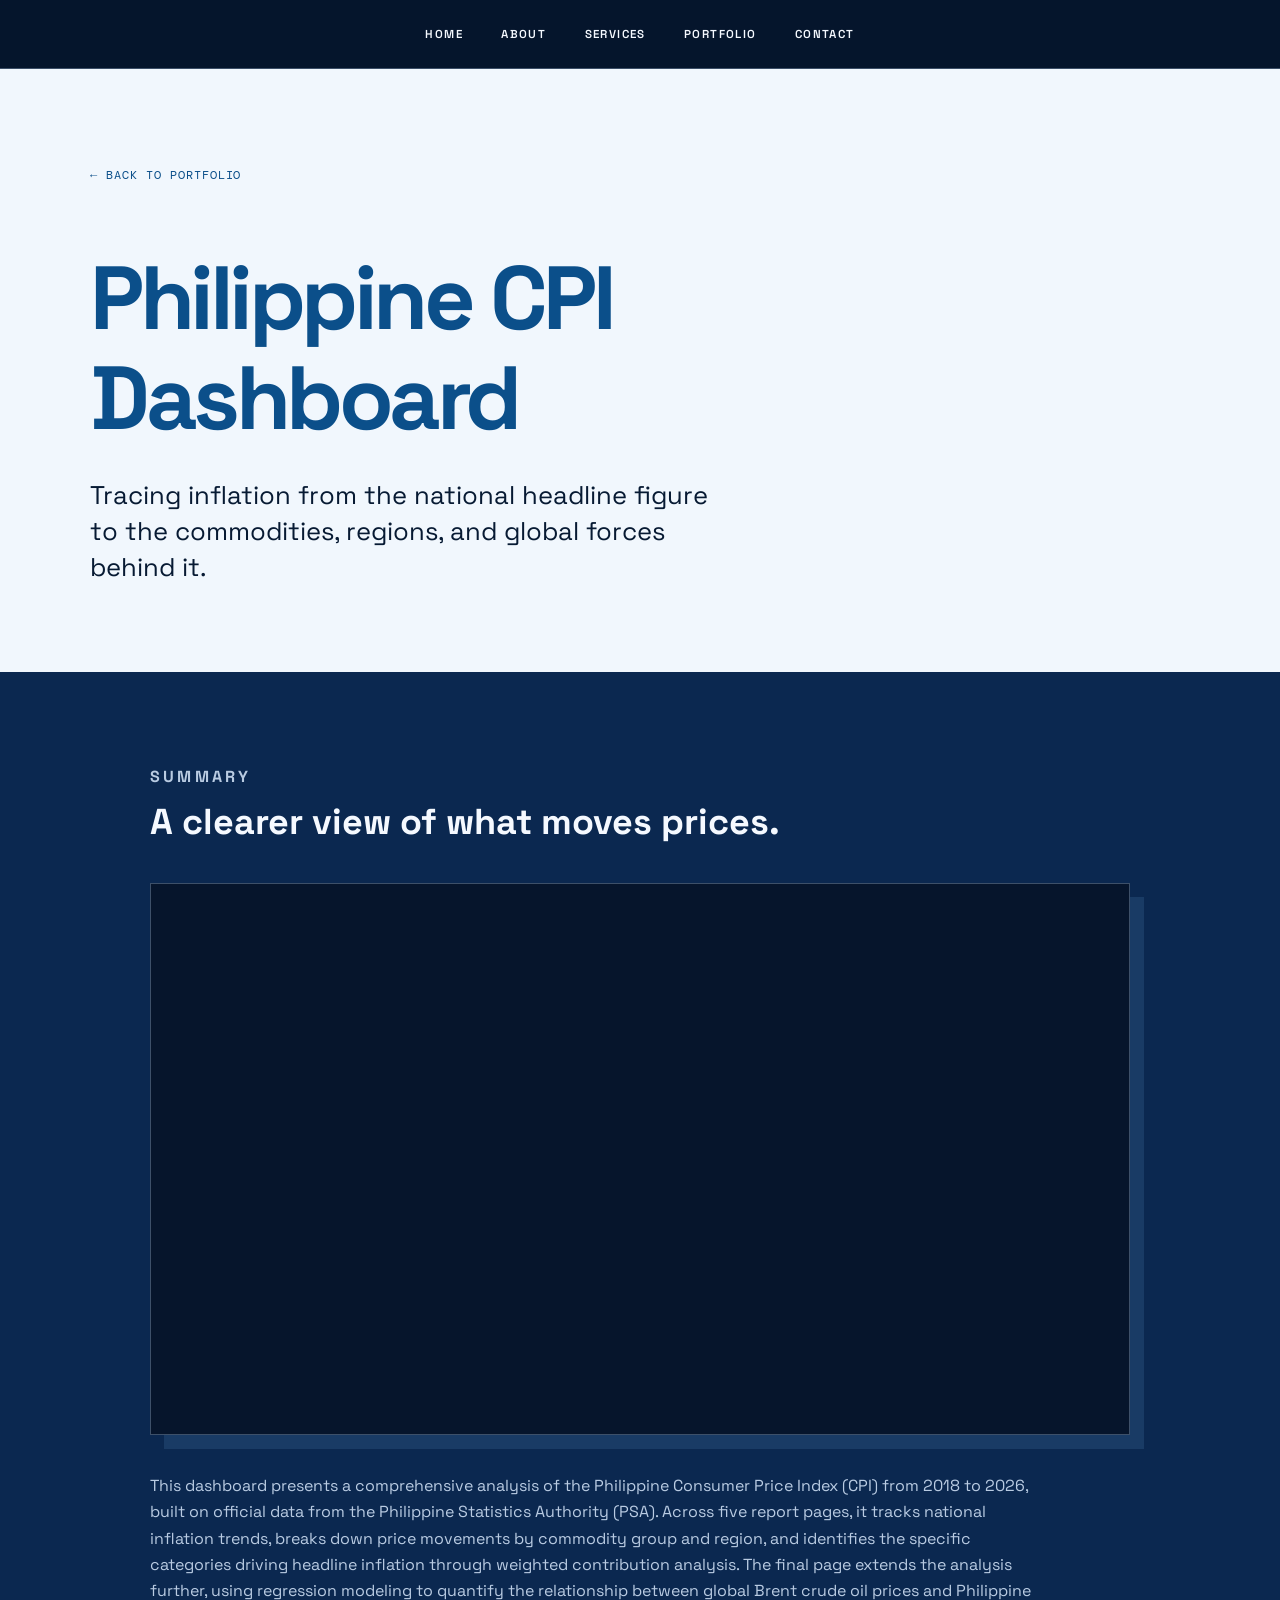
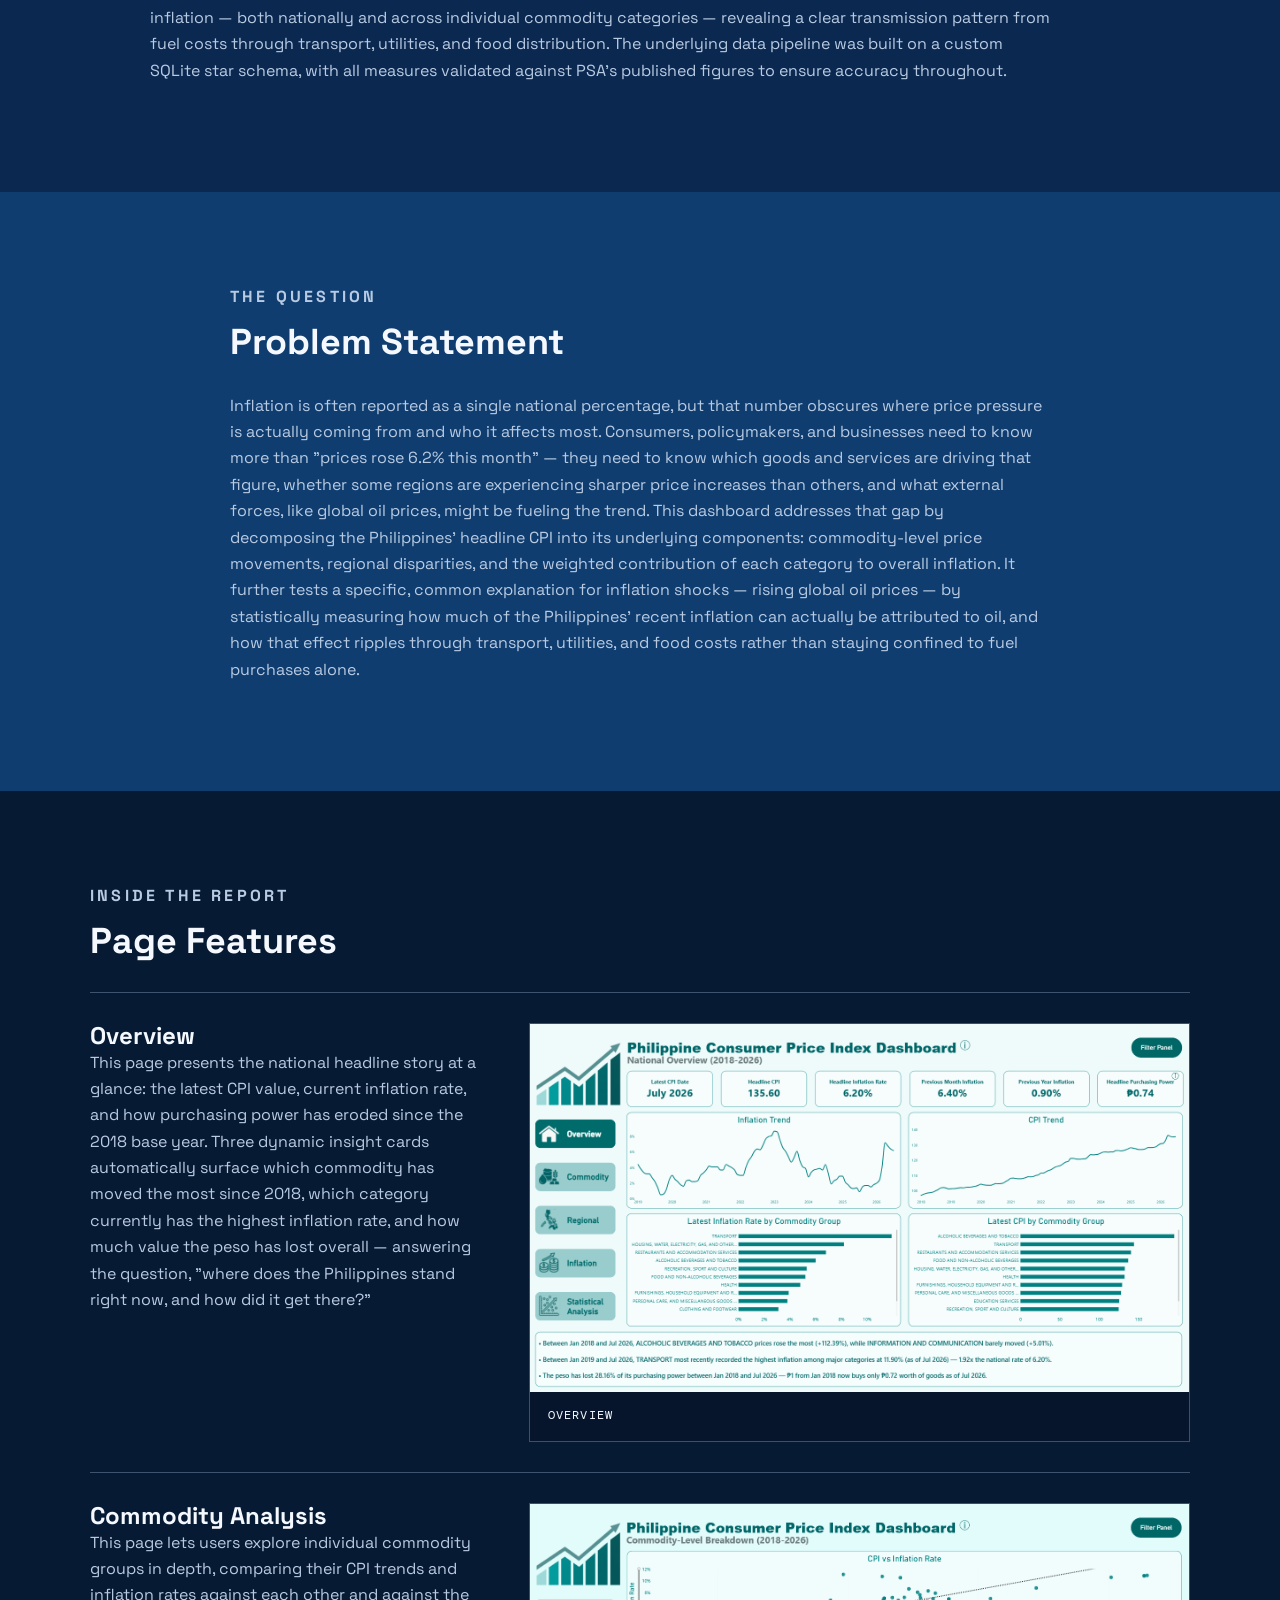
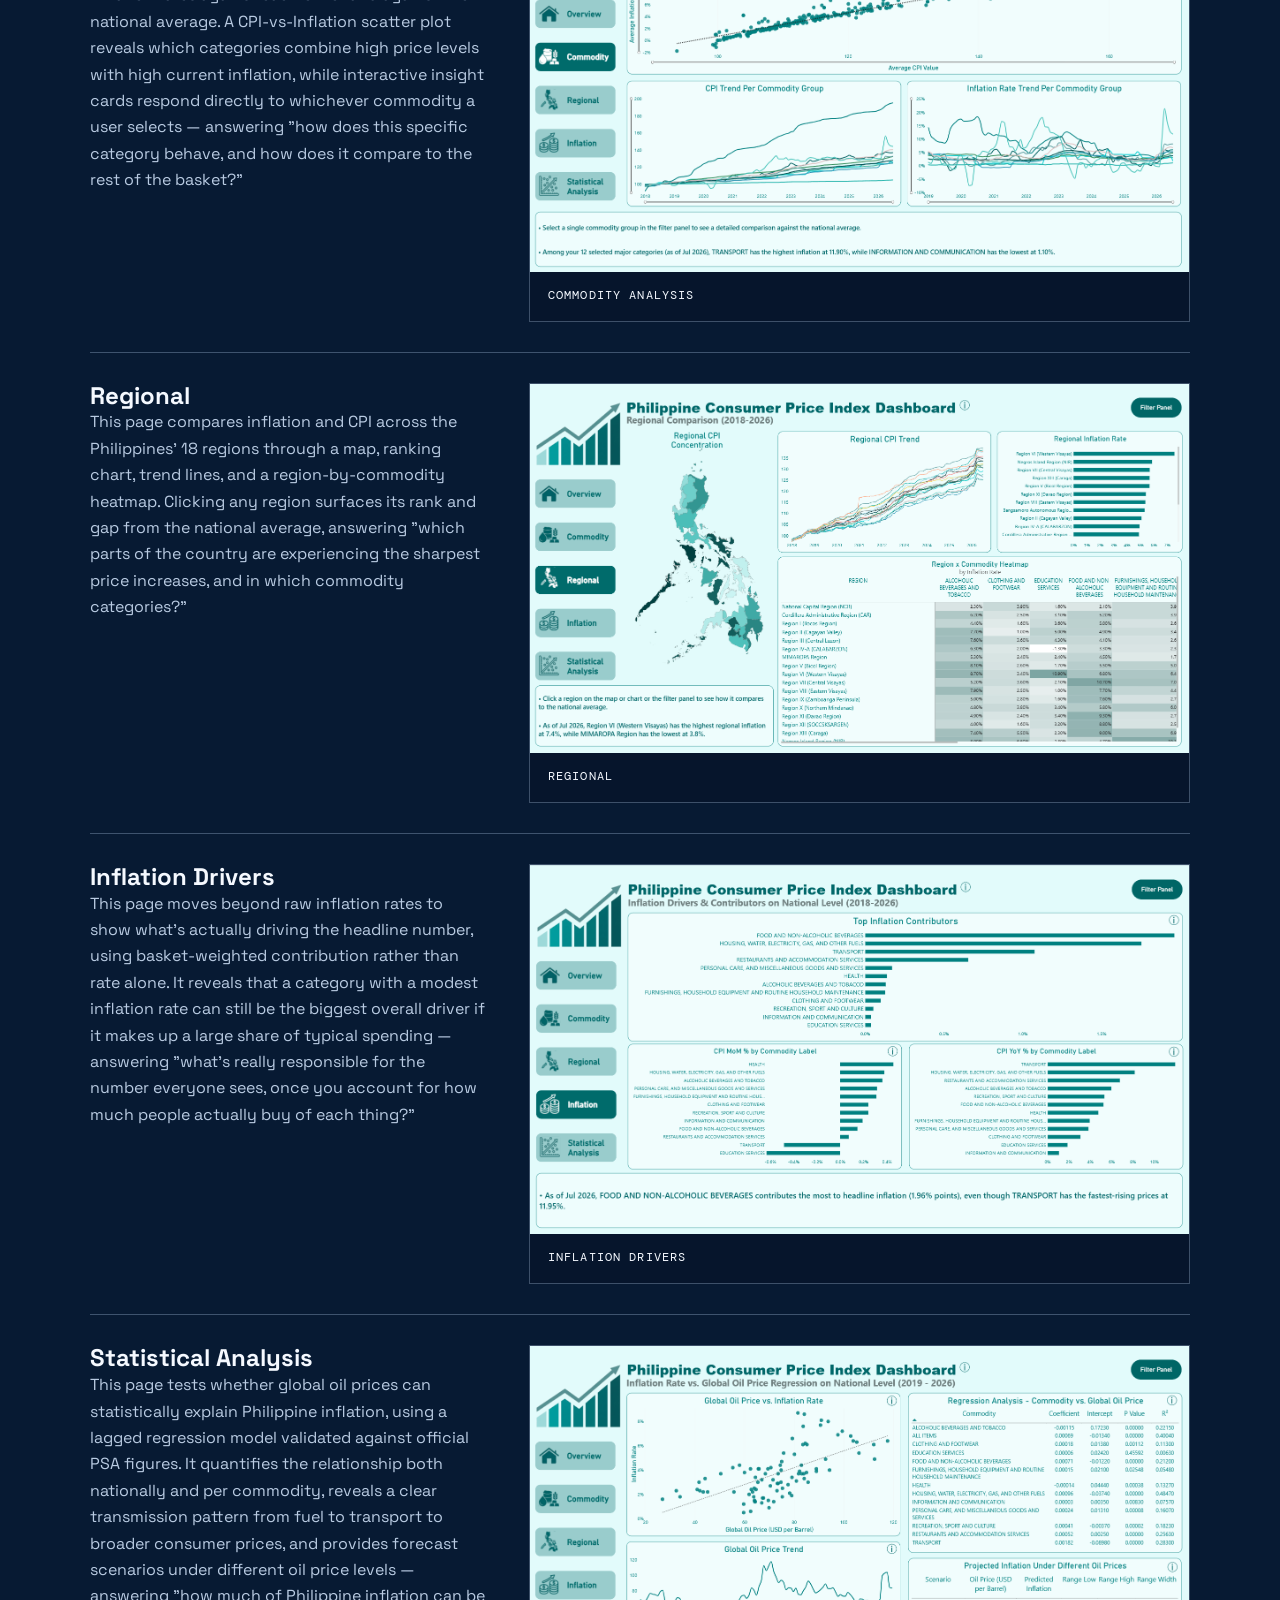
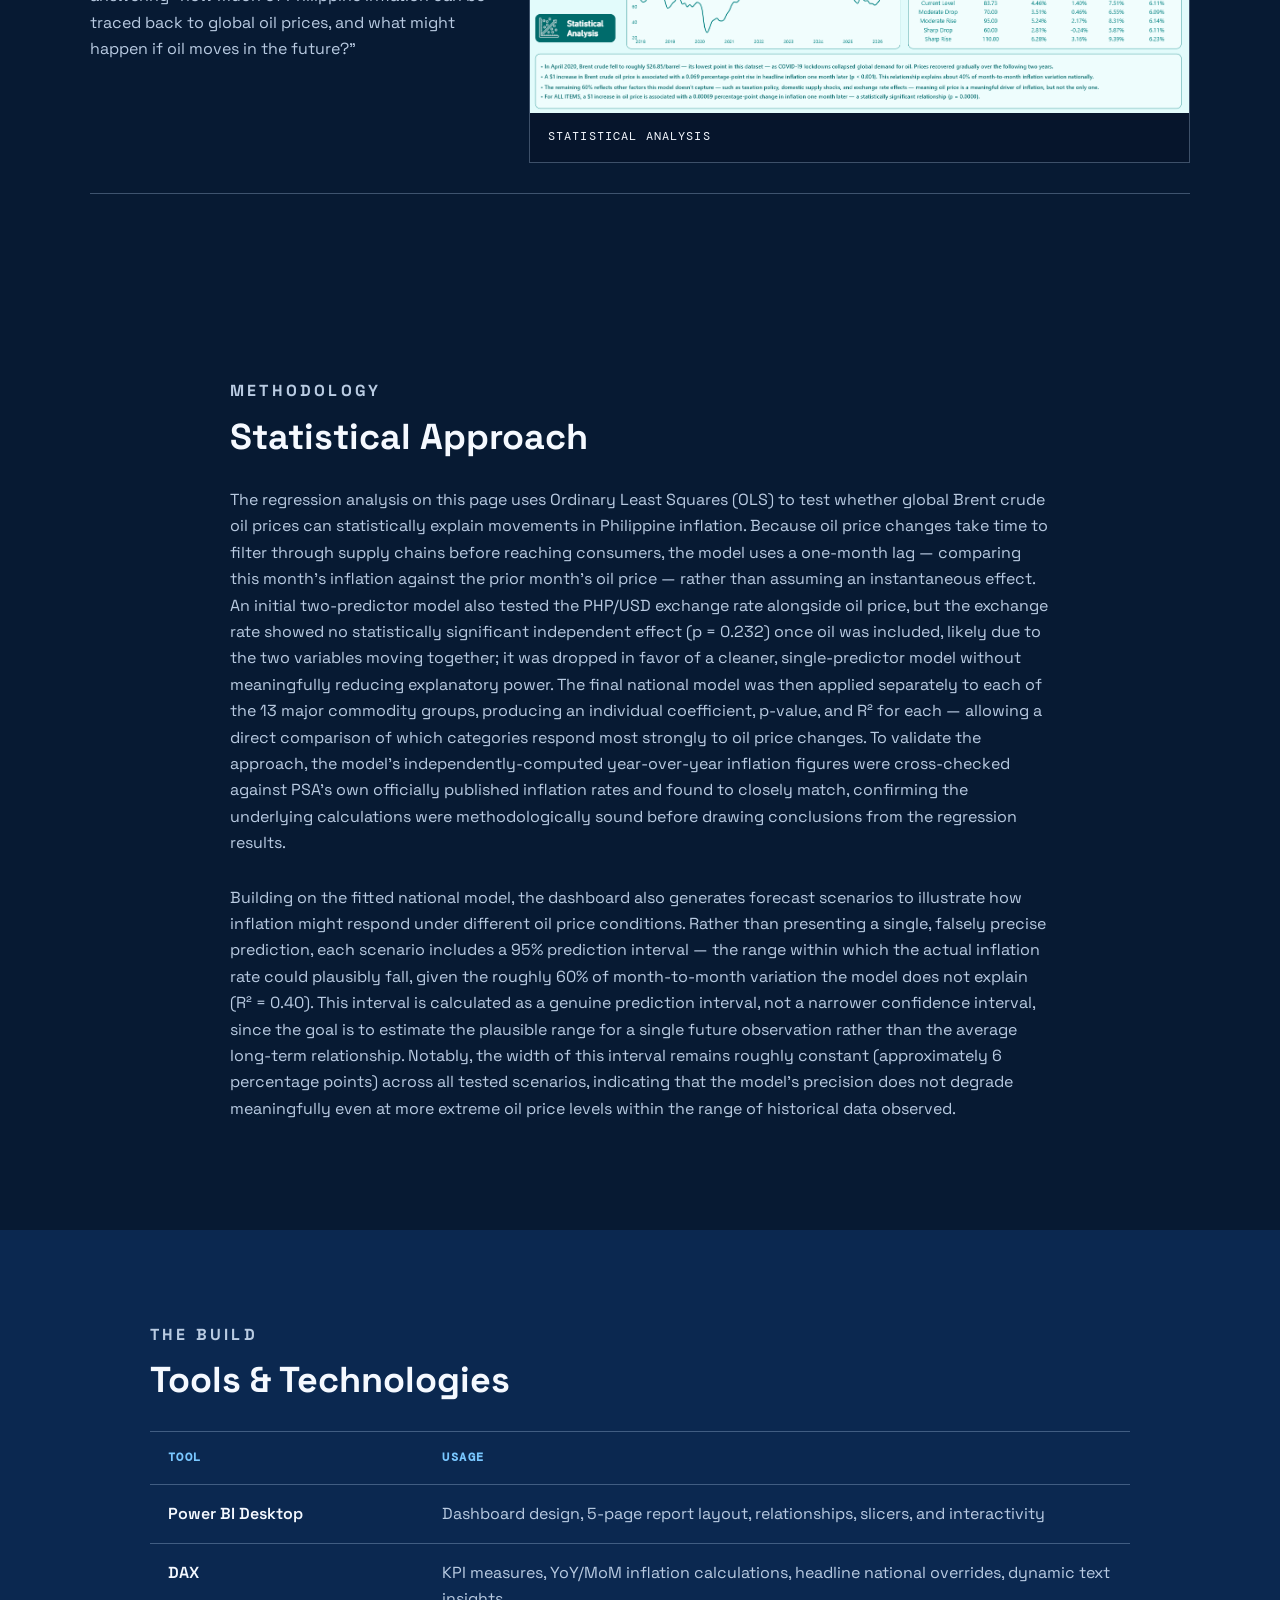
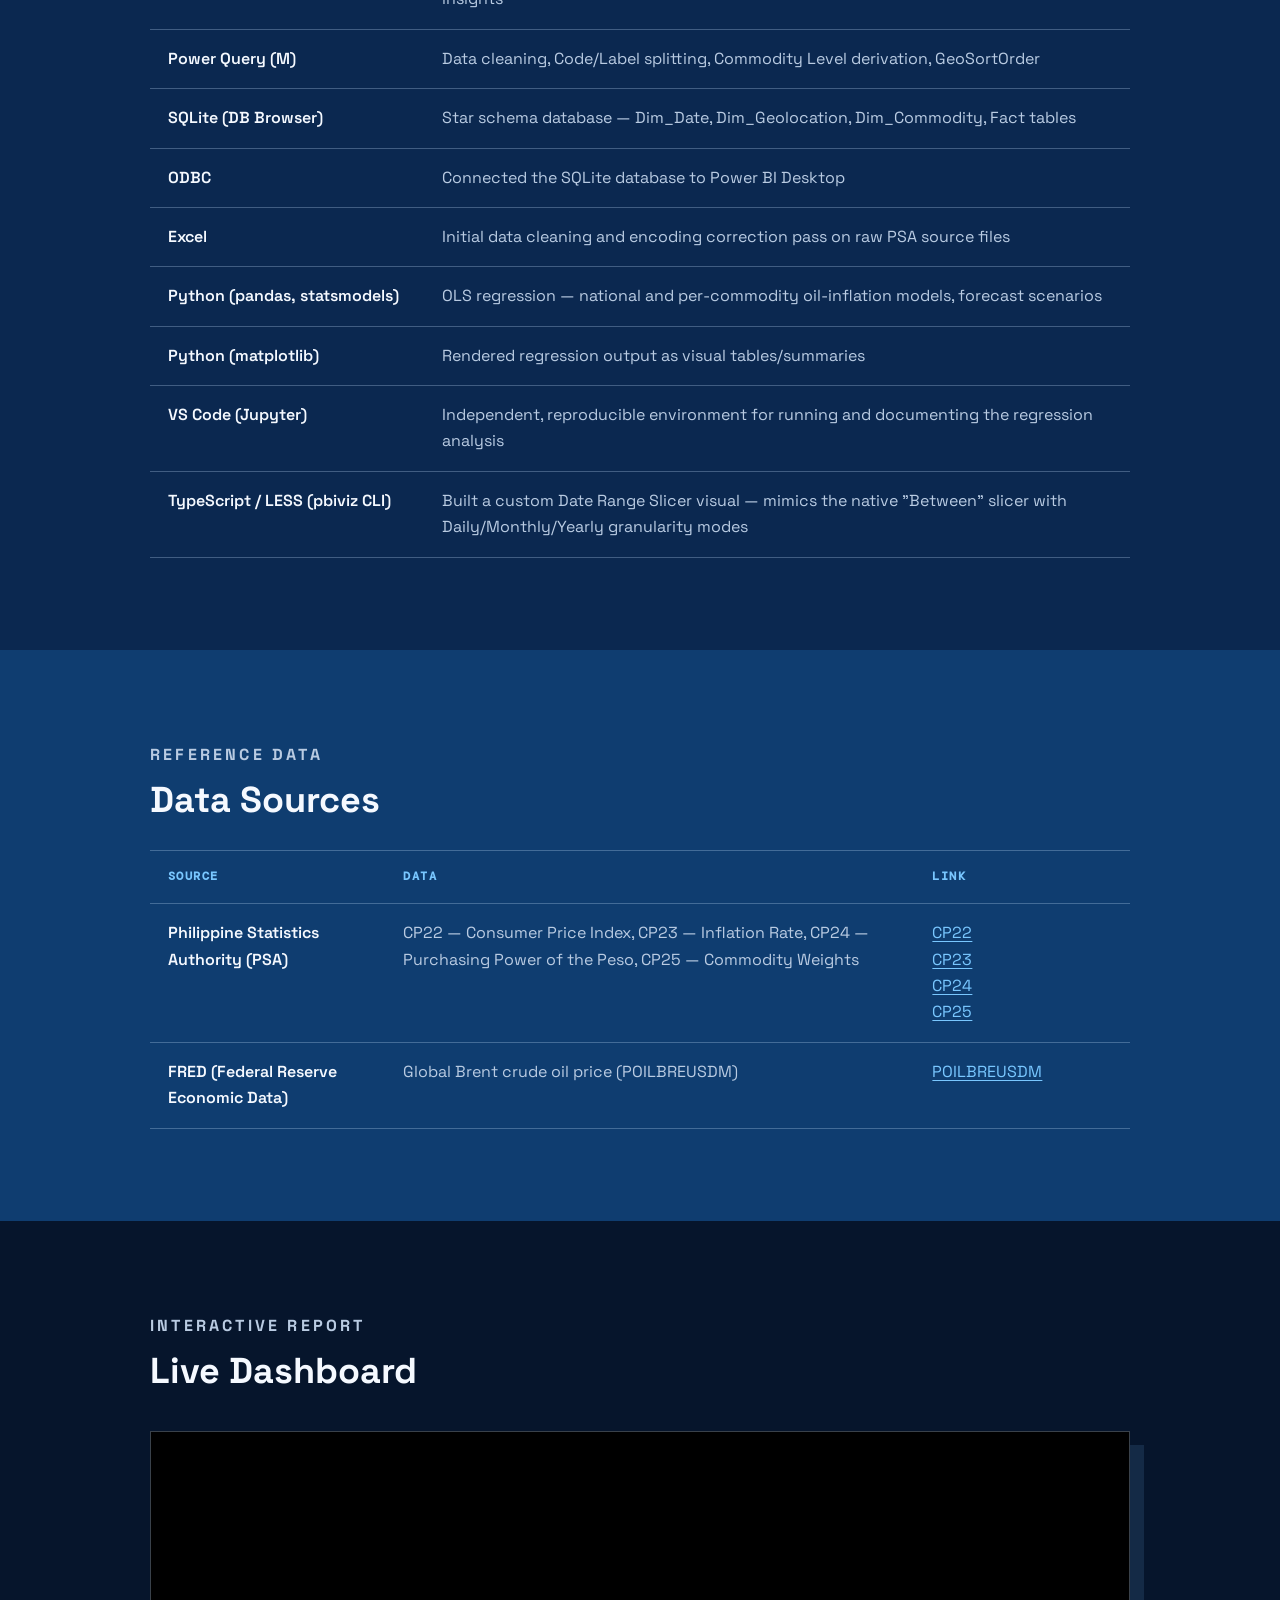
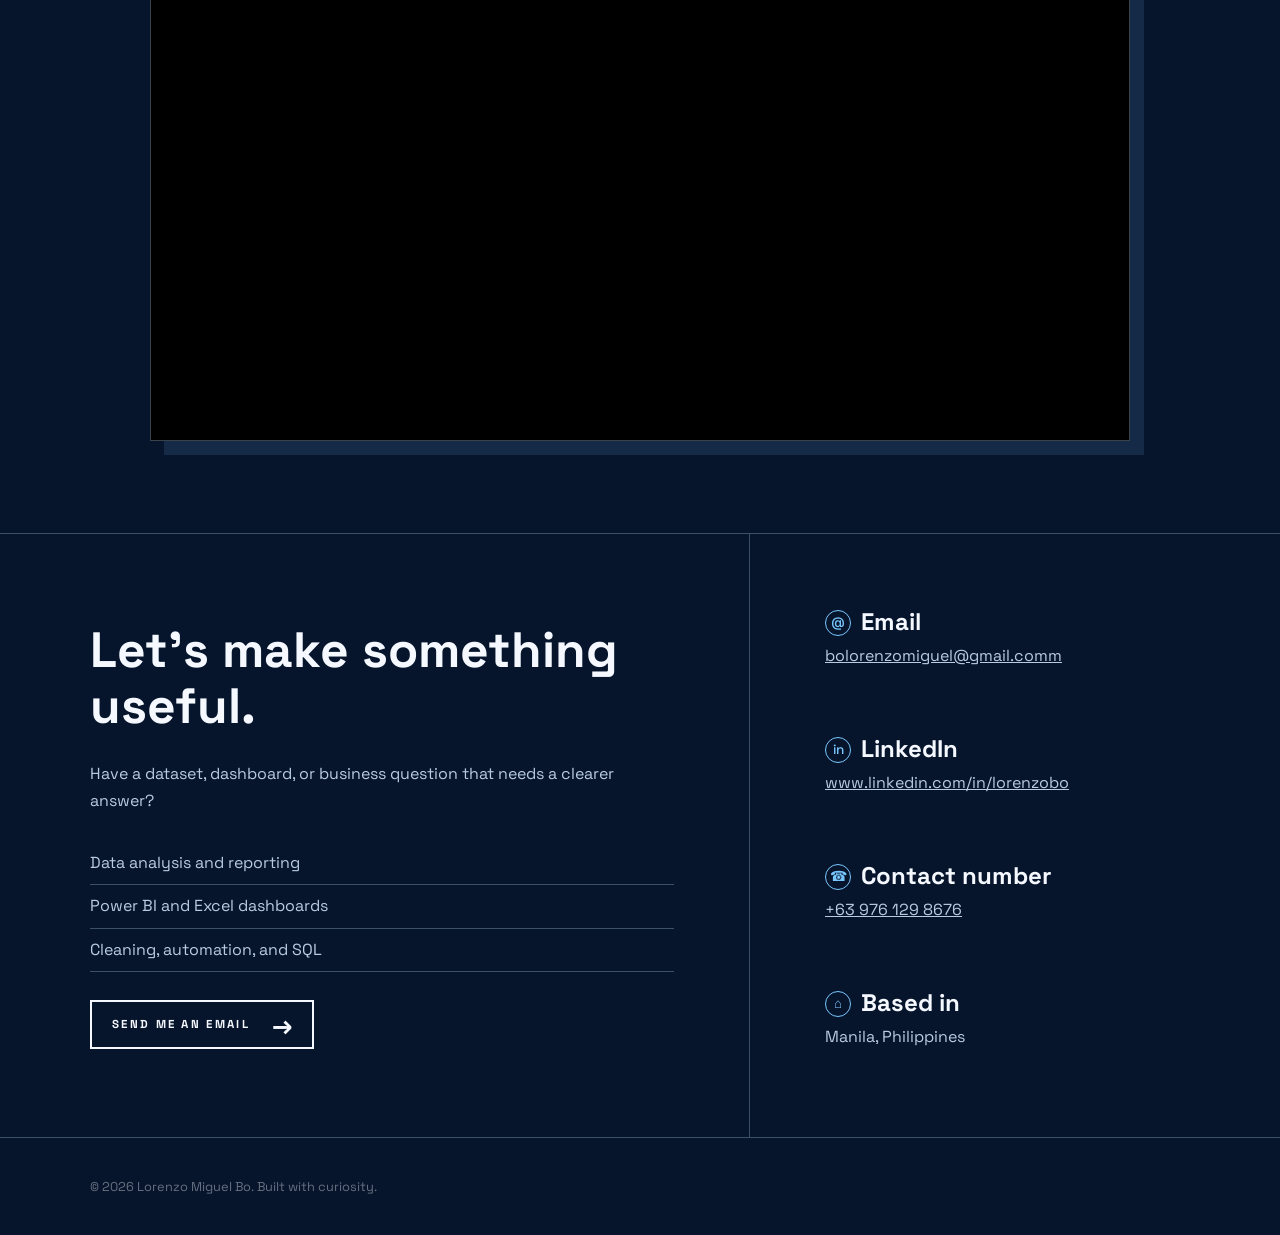
<file: philippine-cpi-dashboard.html>
<!doctype html>
<html lang="en">
<head>
  <meta charset="utf-8">
  <meta name="viewport" content="width=device-width, initial-scale=1">
  <meta name="description" content="Philippine CPI Dashboard project by Lorenzo Miguel Bo">
  <title>Philippine CPI Dashboard | Lorenzo Miguel Bo</title>
  <link rel="preconnect" href="https://fonts.googleapis.com">
  <link rel="preconnect" href="https://fonts.gstatic.com" crossorigin>
  <link href="https://fonts.googleapis.com/css2?family=DM+Mono:wght@400;500&family=Space+Grotesk:wght@400;500;600;700&display=swap" rel="stylesheet">
  <link rel="stylesheet" href="styles.css">
  <link rel="stylesheet" href="project-page.css">
</head>
<body class="project-page">
  <nav class="site-nav project-nav" aria-label="Main navigation">
    <div class="page-shell nav-inner">
      <div class="nav-links">
        <a href="index.html#home">Home</a>
        <a href="index.html#about">About</a>
        <a href="index.html#what-i-do">Services</a>
        <a href="index.html#portfolio">Portfolio</a>
        <a href="index.html#contact">Contact</a>
      </div>
    </div>
  </nav>

  <main>
    <header class="project-hero">
      <div class="page-shell">
        <a class="back-link" href="index.html#portfolio">&#8592; Back to portfolio</a>
        <h1>Philippine CPI Dashboard</h1>
        <p class="project-hero-lede">Tracing inflation from the national headline figure to the commodities, regions, and global forces behind it.</p>
      </div>
    </header>

    <section class="project-section summary-section">
      <div class="page-shell project-content">
        <p class="eyebrow">Summary</p>
        <h2>A clearer view of what moves prices.</h2>
        <div class="video-frame">
          <iframe width="560" height="315" src="https://www.youtube.com/embed/71Arc7SiB-8?si=gbTrSfJRq7hBBNNV" title="YouTube video player" frameborder="0" allow="accelerometer; autoplay; clipboard-write; encrypted-media; gyroscope; picture-in-picture; web-share" referrerpolicy="strict-origin-when-cross-origin" allowfullscreen></iframe>
        </div>
        <p>This dashboard presents a comprehensive analysis of the Philippine Consumer Price Index (CPI) from 2018 to 2026, built on official data from the Philippine Statistics Authority (PSA). Across five report pages, it tracks national inflation trends, breaks down price movements by commodity group and region, and identifies the specific categories driving headline inflation through weighted contribution analysis. The final page extends the analysis further, using regression modeling to quantify the relationship between global Brent crude oil prices and Philippine inflation — both nationally and across individual commodity categories — revealing a clear transmission pattern from fuel costs through transport, utilities, and food distribution. The underlying data pipeline was built on a custom SQLite star schema, with all measures validated against PSA's published figures to ensure accuracy throughout.</p>
      </div>
    </section>

    <section class="project-section problem-section">
      <div class="page-shell project-content narrow-content">
        <p class="eyebrow">The question</p>
        <h2>Problem Statement</h2>
        <p>Inflation is often reported as a single national percentage, but that number obscures where price pressure is actually coming from and who it affects most. Consumers, policymakers, and businesses need to know more than "prices rose 6.2% this month" — they need to know which goods and services are driving that figure, whether some regions are experiencing sharper price increases than others, and what external forces, like global oil prices, might be fueling the trend. This dashboard addresses that gap by decomposing the Philippines' headline CPI into its underlying components: commodity-level price movements, regional disparities, and the weighted contribution of each category to overall inflation. It further tests a specific, common explanation for inflation shocks — rising global oil prices — by statistically measuring how much of the Philippines' recent inflation can actually be attributed to oil, and how that effect ripples through transport, utilities, and food costs rather than staying confined to fuel purchases alone.</p>
      </div>
    </section>

    <section class="project-section features-section">
      <div class="page-shell">
        <p class="eyebrow">Inside the report</p>
        <h2>Page Features</h2>
        <div class="feature-list">
          <article class="feature-item"><div class="feature-copy"><h3>Overview</h3><p>This page presents the national headline story at a glance: the latest CPI value, current inflation rate, and how purchasing power has eroded since the 2018 base year. Three dynamic insight cards automatically surface which commodity has moved the most since 2018, which category currently has the highest inflation rate, and how much value the peso has lost overall — answering the question, "where does the Philippines stand right now, and how did it get there?"</p></div><figure class="feature-preview"><img src="Philippine CPI Dashboard/Overview Page.png" alt="Philippine CPI Dashboard overview page"><figcaption>Overview</figcaption></figure></article>
          <article class="feature-item"><div class="feature-copy"><h3>Commodity Analysis</h3><p>This page lets users explore individual commodity groups in depth, comparing their CPI trends and inflation rates against each other and against the national average. A CPI-vs-Inflation scatter plot reveals which categories combine high price levels with high current inflation, while interactive insight cards respond directly to whichever commodity a user selects — answering "how does this specific category behave, and how does it compare to the rest of the basket?"</p></div><figure class="feature-preview"><img src="Philippine CPI Dashboard/Commodity Page.png" alt="Philippine CPI Dashboard commodity analysis page"><figcaption>Commodity Analysis</figcaption></figure></article>
          <article class="feature-item"><div class="feature-copy"><h3>Regional</h3><p>This page compares inflation and CPI across the Philippines' 18 regions through a map, ranking chart, trend lines, and a region-by-commodity heatmap. Clicking any region surfaces its rank and gap from the national average, answering "which parts of the country are experiencing the sharpest price increases, and in which commodity categories?"</p></div><figure class="feature-preview"><img src="Philippine CPI Dashboard/Regional Page.png" alt="Philippine CPI Dashboard regional analysis page"><figcaption>Regional</figcaption></figure></article>
          <article class="feature-item"><div class="feature-copy"><h3>Inflation Drivers</h3><p>This page moves beyond raw inflation rates to show what's actually driving the headline number, using basket-weighted contribution rather than rate alone. It reveals that a category with a modest inflation rate can still be the biggest overall driver if it makes up a large share of typical spending — answering "what's really responsible for the number everyone sees, once you account for how much people actually buy of each thing?"</p></div><figure class="feature-preview"><img src="Philippine CPI Dashboard/Inflation Page.png" alt="Philippine CPI Dashboard inflation drivers page"><figcaption>Inflation Drivers</figcaption></figure></article>
          <article class="feature-item"><div class="feature-copy"><h3>Statistical Analysis</h3><p>This page tests whether global oil prices can statistically explain Philippine inflation, using a lagged regression model validated against official PSA figures. It quantifies the relationship both nationally and per commodity, reveals a clear transmission pattern from fuel to transport to broader consumer prices, and provides forecast scenarios under different oil price levels — answering "how much of Philippine inflation can be traced back to global oil prices, and what might happen if oil moves in the future?"</p></div><figure class="feature-preview"><img src="Philippine CPI Dashboard/Statistical Analysis Page.png" alt="Philippine CPI Dashboard statistical analysis page"><figcaption>Statistical Analysis</figcaption></figure></article>
        </div>
      </div>
    </section>

    <section class="project-section approach-section">
      <div class="page-shell project-content narrow-content">
        <p class="eyebrow">Methodology</p>
        <h2>Statistical Approach</h2>
        <p>The regression analysis on this page uses Ordinary Least Squares (OLS) to test whether global Brent crude oil prices can statistically explain movements in Philippine inflation. Because oil price changes take time to filter through supply chains before reaching consumers, the model uses a one-month lag — comparing this month's inflation against the prior month's oil price — rather than assuming an instantaneous effect. An initial two-predictor model also tested the PHP/USD exchange rate alongside oil price, but the exchange rate showed no statistically significant independent effect (p = 0.232) once oil was included, likely due to the two variables moving together; it was dropped in favor of a cleaner, single-predictor model without meaningfully reducing explanatory power. The final national model was then applied separately to each of the 13 major commodity groups, producing an individual coefficient, p-value, and R² for each — allowing a direct comparison of which categories respond most strongly to oil price changes. To validate the approach, the model's independently-computed year-over-year inflation figures were cross-checked against PSA's own officially published inflation rates and found to closely match, confirming the underlying calculations were methodologically sound before drawing conclusions from the regression results.</p>
        <p>Building on the fitted national model, the dashboard also generates forecast scenarios to illustrate how inflation might respond under different oil price conditions. Rather than presenting a single, falsely precise prediction, each scenario includes a 95% prediction interval — the range within which the actual inflation rate could plausibly fall, given the roughly 60% of month-to-month variation the model does not explain (R² = 0.40). This interval is calculated as a genuine prediction interval, not a narrower confidence interval, since the goal is to estimate the plausible range for a single future observation rather than the average long-term relationship. Notably, the width of this interval remains roughly constant (approximately 6 percentage points) across all tested scenarios, indicating that the model's precision does not degrade meaningfully even at more extreme oil price levels within the range of historical data observed.</p>
      </div>
    </section>

    <section class="project-section tools-section">
      <div class="page-shell project-content">
        <p class="eyebrow">The build</p>
        <h2>Tools &amp; Technologies</h2>
        <div class="tools-table-wrap">
          <table class="tools-table">
            <thead><tr><th scope="col">Tool</th><th scope="col">Usage</th></tr></thead>
            <tbody>
              <tr><th scope="row">Power BI Desktop</th><td>Dashboard design, 5-page report layout, relationships, slicers, and interactivity</td></tr>
              <tr><th scope="row">DAX</th><td>KPI measures, YoY/MoM inflation calculations, headline national overrides, dynamic text insights</td></tr>
              <tr><th scope="row">Power Query (M)</th><td>Data cleaning, Code/Label splitting, Commodity Level derivation, GeoSortOrder</td></tr>
              <tr><th scope="row">SQLite (DB Browser)</th><td>Star schema database &mdash; Dim_Date, Dim_Geolocation, Dim_Commodity, Fact tables</td></tr>
              <tr><th scope="row">ODBC</th><td>Connected the SQLite database to Power BI Desktop</td></tr>
              <tr><th scope="row">Excel</th><td>Initial data cleaning and encoding correction pass on raw PSA source files</td></tr>
              <tr><th scope="row">Python (pandas, statsmodels)</th><td>OLS regression &mdash; national and per-commodity oil-inflation models, forecast scenarios</td></tr>
              <tr><th scope="row">Python (matplotlib)</th><td>Rendered regression output as visual tables/summaries</td></tr>
              <tr><th scope="row">VS Code (Jupyter)</th><td>Independent, reproducible environment for running and documenting the regression analysis</td></tr>
              <tr><th scope="row">TypeScript / LESS (pbiviz CLI)</th><td>Built a custom Date Range Slicer visual &mdash; mimics the native "Between" slicer with Daily/Monthly/Yearly granularity modes</td></tr>
            </tbody>
          </table>
        </div>
      </div>
    </section>

    <section class="project-section sources-section">
      <div class="page-shell project-content">
        <p class="eyebrow">Reference data</p>
        <h2>Data Sources</h2>
        <div class="tools-table-wrap">
          <table class="tools-table sources-table">
            <thead><tr><th scope="col">Source</th><th scope="col">Data</th><th scope="col">Link</th></tr></thead>
            <tbody>
              <tr><th scope="row">Philippine Statistics Authority (PSA)</th><td>CP22 &mdash; Consumer Price Index, CP23 &mdash; Inflation Rate, CP24 &mdash; Purchasing Power of the Peso, CP25 &mdash; Commodity Weights</td><td><a href="https://openstat.psa.gov.ph/PXWeb/pxweb/en/DB/DB__2M__PI__CPI__2018NEW/0012M4ACP22.px/?rxid=41a57bf9-caa6-46d1-b79e-eedad1fa1cd8" target="_blank" rel="noopener noreferrer">CP22</a><br><a href="https://openstat.psa.gov.ph/PXWeb/pxweb/en/DB/DB__2M__PI__CPI__2018NEW/0012M4ACP23.px/?rxid=41a57bf9-caa6-46d1-b79e-eedad1fa1cd8" target="_blank" rel="noopener noreferrer">CP23</a><br><a href="https://openstat.psa.gov.ph/PXWeb/pxweb/en/DB/DB__2M__PI__CPI__2018NEW/0012M4ACP24.px/?rxid=41a57bf9-caa6-46d1-b79e-eedad1fa1cd8" target="_blank" rel="noopener noreferrer">CP24</a><br><a href="https://openstat.psa.gov.ph/PXWeb/pxweb/en/DB/DB__2M__PI__CPI__2018NEW/0012M4ACP25.px/?rxid=41a57bf9-caa6-46d1-b79e-eedad1fa1cd8" target="_blank" rel="noopener noreferrer">CP25</a></td></tr>
              <tr><th scope="row">FRED (Federal Reserve Economic Data)</th><td>Global Brent crude oil price (POILBREUSDM)</td><td><a href="https://fred.stlouisfed.org/series/POILBREUSDM" target="_blank" rel="noopener noreferrer">POILBREUSDM</a></td></tr>
            </tbody>
          </table>
        </div>
      </div>
    </section>

    <section class="project-section live-dashboard-section">
      <div class="page-shell project-content">
        <p class="eyebrow">Interactive report</p>
        <h2>Live Dashboard</h2>
        <div class="dashboard-embed">
          <iframe title="Philippine CPI Dashboard" src="https://app.powerbi.com/view?r=eyJrIjoiOWQwOGNiZDgtZjIyOC00MzkwLWFhNDMtZGM3M2ZkYzIyZDY0IiwidCI6ImMwMzhkODA2LWJkMGMtNDVhMS05OWRjLTAxZDkyMjI1N2Q3MSIsImMiOjEwfQ%3D%3D" frameborder="0" allowfullscreen="true"></iframe>
        </div>
      </div>
    </section>

    <section class="contact" id="contact">
      <div class="page-shell contact-grid">
        <div class="contact-intro"><h2>Let's make something useful.</h2><p>Have a dataset, dashboard, or business question that needs a clearer answer?</p><ul class="contact-services"><li>Data analysis and reporting</li><li>Power BI and Excel dashboards</li><li>Cleaning, automation, and SQL</li></ul><a class="button" href="mailto:bolorenzomiguel@gmail.comm">Send me an email <span aria-hidden="true">&#8594;</span></a></div>
        <div class="contact-details"><div><h3><span class="contact-icon" aria-hidden="true">@</span>Email</h3><a href="mailto:bolorenzomiguel@gmail.comm">bolorenzomiguel@gmail.comm</a></div><div><h3><span class="contact-icon" aria-hidden="true">in</span>LinkedIn</h3><a href="https://www.linkedin.com/in/lorenzobo/" target="_blank" rel="noopener noreferrer">www.linkedin.com/in/lorenzobo</a></div><div><h3><span class="contact-icon" aria-hidden="true">&#9742;</span>Contact number</h3><a href="tel:+639761298676">+63 976 129 8676</a></div><div><h3><span class="contact-icon" aria-hidden="true">&#8962;</span>Based in</h3><p>Manila, Philippines</p></div></div>
      </div>
    </section>
  </main>

  <footer class="footer"><div class="page-shell"><p>&copy; 2026 Lorenzo Miguel Bo. Built with curiosity.</p></div></footer>
</body>
</html>
</file>
<file: styles.css>
:root {
  --ink: #f5f9ff;
  --muted: #b9cbe2;
  --navy: #071a33;
  --navy-soft: #0d2d56;
  --line: rgba(190, 216, 245, 0.3);
  --aqua: #79c7ff;
  --card-ink: #102f58;
  --green: #5ca9ee;
}

* { box-sizing: border-box; }
html { scroll-behavior: smooth; }
body { margin: 0; background: var(--navy); color: var(--ink); font-family: "Space Grotesk", sans-serif; line-height: 1.65; }
a { color: inherit; }
.video-frame iframe {
  display: block;
  width: 100%;
  aspect-ratio: 16 / 9;
  height: auto;
  border: 0;
}
.page-shell { width: min(1100px, calc(100% - 9vw)); margin: 0 auto; }
.site-nav { position: sticky; top: 0; z-index: 20; background: rgba(6, 21, 44, .96); border-bottom: 1px solid var(--line); backdrop-filter: blur(12px); }
.nav-inner { min-height: 68px; display: flex; align-items: center; justify-content: center; gap: 30px; }
.nav-links { display: flex; align-items: center; gap: clamp(18px, 3vw, 42px); }
.nav-links a { color: var(--ink); font-size: .72rem; font-weight: 600; letter-spacing: .12em; text-decoration: none; text-transform: uppercase; }
.nav-links a:hover, .nav-links a:focus-visible { color: var(--aqua); }
.section { padding: 76px 0; }
.hero { background: #f1f7fd; color: var(--navy); padding: 96px 0 108px; }
.hero-grid { display: grid; grid-template-columns: minmax(280px, 390px) 1fr; align-items: center; gap: clamp(50px, 10vw, 130px); max-width: 960px; margin: 0 auto; }
.hero-photo { width: min(390px, 80vw); border: 0; background: #41679b; box-shadow: 0 0 0 26px #41679b; animation: hero-reveal 900ms cubic-bezier(.22, 1, .36, 1) 900ms both; }
.hero-copy { padding-top: 4px; }
.hero-kicker, .hero-tagline, .hero-tools { color: var(--navy); }
.hero-kicker { margin: 28px 0 16px; font-size: .95rem; font-weight: 600; letter-spacing: .18em; text-transform: uppercase; animation: hero-reveal 700ms ease-out 2500ms both; }
.hero h1 { color: #0b4f8a; font-size: clamp(3.5rem, 8vw, 6.6rem); letter-spacing: -.07em; line-height: .94; }
.hero-title { animation: hero-title-in 850ms cubic-bezier(.22, 1, .36, 1) 150ms both; }
.hero-tagline { margin: 26px 0 10px; font-size: clamp(1.2rem, 2vw, 1.65rem); font-weight: 500; animation: hero-reveal 700ms ease-out 2800ms both; }
.hero-tools { margin: 0 0 30px; font-size: .8rem; letter-spacing: .1em; text-transform: uppercase; animation: hero-reveal 700ms ease-out 3050ms both; }
.hero-tools span { color: #3b6fa8; padding: 0 7px; }
.hero-button { animation: hero-reveal 700ms ease-out 3300ms both; }
.hero .button { border-color: #0b4f8a; background: #0b4f8a; color: var(--ink); }
.hero .button:hover { background: #083961; color: var(--ink); }
.site-nav { visibility: hidden; animation: nav-reveal 700ms ease-out 1900ms both; }
@keyframes hero-title-in {
  from { opacity: 0; transform: translateY(24px); }
  to { opacity: 1; transform: translateY(0); }
}
@keyframes hero-reveal {
  from { opacity: 0; transform: translateY(18px); }
  to { opacity: 1; transform: translateY(0); }
}
@keyframes nav-reveal {
  from { opacity: 0; transform: translateY(-12px); visibility: hidden; }
  to { opacity: 1; transform: translateY(0); visibility: visible; }
}
@media (prefers-reduced-motion: reduce) {
  .site-nav, .hero-title, .hero-photo, .hero-kicker, .hero-tagline, .hero-tools, .hero-button { animation: none; opacity: 1; transform: none; visibility: visible; }
}
.eyebrow, .button, .tool-list span { letter-spacing: .2em; text-transform: uppercase; font-weight: 700; }
.eyebrow { color: var(--aqua); font-size: 1rem; margin: 0 0 12px; }
.eyebrow span { color: var(--ink); }
.rule, .short-rule { height: 2px; background: var(--ink); }
.rule { width: 100%; margin-bottom: 26px; }
.short-rule { width: 140px; margin: 12px 0 30px; opacity: .9; }
h1, h2, h3, h4 { font-family: "Space Grotesk", sans-serif; line-height: 1.12; }
h1 { font-size: clamp(3.4rem, 7vw, 6.8rem); letter-spacing: -.05em; margin: 0; max-width: 1050px; }
h1 em { color: var(--aqua); font-style: normal; }
h2 { font-size: 2.25rem; margin: 0; }
h3 { font-size: 1.5rem; margin: 0; }
p { color: var(--muted); }
.hero-bottom { display: flex; align-items: center; gap: 42px; margin-top: 62px; max-width: 830px; }
.intro { max-width: 470px; margin: 0; text-transform: uppercase; letter-spacing: .2em; font-size: .77rem; font-weight: 700; color: var(--ink); }
.button { display: inline-flex; align-items: center; justify-content: center; gap: 22px; border: 2px solid var(--ink); padding: 13px 20px; text-decoration: none; font-size: .72rem; white-space: nowrap; transition: background .2s, color .2s, transform .2s; }
.button span { font-size: 1.6rem; line-height: 0; letter-spacing: 0; }
.button:hover { background: var(--ink); color: var(--navy); transform: translateY(-2px); }
.about { background: #0b2850; }
.about-grid { display: block; max-width: 860px; }
.image-slot { background: #214d47; display: grid; place-items: center; color: var(--aqua); text-align: center; font-size: .8rem; padding: 24px; }
.portrait { width: min(350px, 80vw); aspect-ratio: 1; border-radius: 50%; border: 2px solid var(--ink); overflow: hidden; padding: 0; }
.portrait img { width: 100%; height: 100%; object-fit: cover; object-position: center 30%; display: block; filter: saturate(.88); }
.copy h3 { margin: 0 0 20px; color: var(--ink); }
.copy p { margin: 0 0 22px; color: var(--ink); }
.copy strong { color: var(--ink); }
.tagline-highlight { color: #79c7ff; font-weight: 700; }
.copy .button { margin-top: 10px; }
.what-i-do { background: #0f3d70; }
.expertise-list { border-top: 1px solid var(--line); }
.expertise-item { display: grid; grid-template-columns: 1fr; padding: 25px 0; border-bottom: 1px solid var(--line); }
.expertise-item > span { color: var(--aqua); font-family: "DM Mono", monospace; font-size: .8rem; padding-top: 4px; }
.expertise-item h3 { color: var(--ink); margin: 0 0 8px; }
.expertise-item p { max-width: 760px; margin: 0; }
.resume-placeholder { margin-top: 60px; border: 1px dashed rgba(190, 216, 245, .55); padding: 30px; max-width: 620px; }
.resume-placeholder .eyebrow { margin-bottom: 8px; }
.resume-placeholder h3 { margin: 0; }
.resume-placeholder p { margin: 8px 0 20px; }
.portfolio { background: var(--navy); padding-bottom: 60px; }
.section-lede { max-width: 930px; margin: 0 0 55px; }
.project-list { border-top: 1px solid var(--line); }
.project-row { display: grid; grid-template-columns: 30% 1fr; min-height: 310px; border-bottom: 1px solid var(--line); }
.project-media { min-height: 310px; border-radius: 0; padding: 18px; display: flex; align-items: center; justify-content: center; background: #06152c; }
.project-media img { display: block; width: 100%; height: 100%; max-height: 274px; object-fit: contain; object-position: center; }
.project-copy { display: flex; flex-direction: column; justify-content: center; align-items: flex-start; padding: 40px 7vw 40px 4vw; }
.project-label { color: var(--aqua); font-family: "DM Mono", monospace; font-size: .72rem; letter-spacing: .12em; text-transform: uppercase; margin: 0 0 12px !important; }
.project-copy p { max-width: 680px; margin: 0 0 25px; }
.center-button { text-align: center; padding-top: 52px; }
.center-button .button { min-width: 360px; }
.credentials { background: #0b2850; }
.certifications { max-width: 860px; }
.certificate-placeholder { border: 1px dashed rgba(190, 216, 245, .55); padding: 24px; max-width: 620px; }
.certificate-item { display: flex; align-items: center; gap: 18px; border: 1px solid rgba(190, 216, 245, .35); background: rgba(255, 255, 255, .03); padding: 18px 20px; max-width: 760px; }
.certificate-item img { width: min(220px, 46vw); height: auto; object-fit: contain; border-radius: 10px; background: #ffffff; padding: 6px; box-shadow: 0 10px 22px rgba(0, 0, 0, 0.18); }
.certificate-item p { margin: 0; color: var(--ink); font-size: 1rem; }
.plain-list { color: var(--muted); padding-left: 24px; }
.plain-list li { margin: 9px 0; }
.subheading { margin-top: 48px; }
.tools { background: #f1f7fd; color: var(--navy); min-height: 260px; }
.tools .eyebrow, .tools h2, .tools .tool span { color: var(--navy); }
.tools .short-rule { background: var(--navy); }
.tool-list { display: grid; grid-template-columns: repeat(7, 1fr); gap: 14px; }
.tool { min-width: 0; display: flex; flex-direction: column; align-items: center; gap: 12px; color: var(--ink); text-align: center; }
.tool img { width: 72px; height: 72px; object-fit: contain; border-radius: 8px; }
.tool span { color: var(--ink); font-size: .75rem; }
.contact { background: #06152c; border-top: 1px solid var(--line); }
.contact-grid { display: grid; grid-template-columns: 1.2fr .8fr; }
.contact-intro { padding: 88px 75px 88px 0; border-right: 1px solid var(--line); }
.contact-intro h2 { font-size: 3.1rem; }
.contact-intro p { max-width: 590px; margin-top: 28px; }
.contact-services { list-style: none; padding: 0; max-width: 600px; margin: 28px 0; }
.contact-services li { border-bottom: 1px solid var(--line); padding: 8px 0; color: var(--muted); }
.contact-details { padding: 75px 0 50px 75px; display: grid; gap: 30px; }
.contact-details h3 { font-family: "Space Grotesk", sans-serif; margin-bottom: 7px; display: flex; align-items: center; gap: 10px; }
.contact-icon { width: 26px; height: 26px; display: inline-grid; place-items: center; border: 1px solid var(--aqua); border-radius: 50%; color: var(--aqua); font-size: .85rem; font-weight: 500; }
.contact-details p, .contact-details a { margin: 0; color: var(--muted); }
.footer { background: #06152c; border-top: 1px solid var(--line); padding: 38px 0; }
.socials { display: flex; gap: 12px; margin-bottom: 20px; }
.socials a { width: 32px; height: 32px; display: grid; place-items: center; border-radius: 50%; background: var(--ink); color: var(--navy); font-weight: 700; text-decoration: none; }
.footer p { margin: 0; color: rgba(198, 201, 212, .5); font-size: .8rem; }

@media (max-width: 850px) {
  .hero { padding: 82px 0 94px; }
  .hero-grid { grid-template-columns: 1fr; gap: 52px; }
  .hero-photo { margin: 0 auto; }
  .hero-copy { text-align: center; }
  .hero .button { margin: 0 auto; }
  .about-grid, .contact-grid { grid-template-columns: 1fr; display: grid; }
  .tool-list { grid-template-columns: repeat(4, 1fr); }
  .project-row { display: flex; flex-direction: column; }
  .project-media { min-height: 240px; padding: 14px; }
  .project-media img { max-height: 212px; }
  .project-copy { padding: 38px 9vw 48px; }
  .contact-intro { border-right: 0; border-bottom: 1px solid var(--line); padding: 65px 0; }
  .contact-details { padding: 55px 0 65px; }
}

@media (max-width: 520px) {
  .page-shell { width: min(100% - 40px, 1100px); }
  .nav-inner { min-height: 60px; }
  .nav-links { width: 100%; justify-content: space-between; gap: 8px; }
  .nav-links a { font-size: .59rem; letter-spacing: .05em; }
  .hero h1 { font-size: 3.8rem; }
  .eyebrow { font-size: .8rem; }
  .intro { font-size: .68rem; }
  .section { padding: 58px 0; }
  .center-button .button { min-width: 0; width: 100%; }
  .contact-intro h2 { font-size: 2.55rem; }
}
</file>
<file: project-page.css>
.project-page { background: var(--navy); }
.project-page .project-nav { visibility: hidden; animation: nav-reveal 700ms ease-out 1900ms both; }
.project-hero { padding: 92px 0 86px; background: #f1f7fd; color: var(--navy); }
.back-link { display: inline-block; margin-bottom: 62px; color: #0b4f8a; font-family: "DM Mono", monospace; font-size: .75rem; letter-spacing: .08em; text-decoration: none; text-transform: uppercase; animation: project-reveal 700ms ease-out 2700ms both; }
.back-link:hover, .back-link:focus-visible { color: var(--navy); }
.project-hero .project-label { margin-bottom: 18px !important; color: #0b4f8a; animation: project-reveal 700ms ease-out 2850ms both; }
.project-hero h1 { max-width: 900px; color: #0b4f8a; animation: project-title-in 850ms cubic-bezier(.22, 1, .36, 1) 150ms both; }
.project-platform { margin: 16px 0 0; color: #3b6fa8; font-family: "Space Grotesk", sans-serif; font-size: clamp(1.55rem, 3vw, 2.45rem); font-weight: 600; letter-spacing: -.03em; line-height: 1.08; animation: project-reveal 700ms ease-out 700ms both; }
.project-hero-lede { max-width: 650px; margin: 30px 0 0; color: var(--navy); font-size: clamp(1.2rem, 2vw, 1.6rem); line-height: 1.4; animation: project-reveal 700ms ease-out 1000ms both; }
.project-page main > section { animation: project-reveal 700ms ease-out 3500ms both; }
@keyframes project-title-in {
  from { opacity: 0; transform: translateY(24px); }
  to { opacity: 1; transform: translateY(0); }
}
@keyframes project-reveal {
  from { opacity: 0; transform: translateY(18px); }
  to { opacity: 1; transform: translateY(0); }
}
.project-section { padding: 92px 0; }
.project-content { max-width: 980px; }
.narrow-content { max-width: 820px; }
.project-section h2 { margin-bottom: 30px; color: var(--ink); }
.project-section p { max-width: 900px; color: var(--muted); }
.project-section .eyebrow { margin-bottom: 12px; }
.video-frame { margin: 40px 0 38px; border: 1px solid var(--line); background: #06152c; box-shadow: 14px 14px 0 rgba(121, 199, 255, .12); }
.video-frame video { display: block; width: 100%; max-height: 680px; background: #06152c; }
.summary-section { background: #0b2850; }
.problem-section { background: #0f3d70; }
.features-section { background: var(--navy); }
.feature-list { border-top: 1px solid var(--line); }
.feature-item { display: grid; grid-template-columns: minmax(190px, .75fr) minmax(300px, 1.25fr); gap: 42px; align-items: start; padding: 30px 0; border-bottom: 1px solid var(--line); }
.feature-item h3 { color: var(--ink); }
.feature-item p { margin: 0; }
.feature-preview { margin: 0; border: 1px solid var(--line); background: #06152c; }
.feature-preview img { display: block; width: 100%; height: auto; }
.feature-preview figcaption { padding: 14px 18px 16px; color: var(--ink); font-family: "DM Mono", monospace; font-size: .72rem; letter-spacing: .1em; text-transform: uppercase; }
.approach-section { background: var(--navy); }
.approach-section p + p { margin-top: 28px; }
.tools-section { background: #0b2850; }
.sources-section { background: #0f3d70; }
.tools-table-wrap { overflow-x: auto; border-top: 1px solid var(--line); }
.tools-table { width: 100%; border-collapse: collapse; color: var(--muted); }
.tools-table th, .tools-table td { padding: 16px 18px; border-bottom: 1px solid var(--line); text-align: left; vertical-align: top; }
.tools-table th { color: var(--ink); font-weight: 600; }
.tools-table thead th { color: var(--aqua); font-family: "DM Mono", monospace; font-size: .75rem; letter-spacing: .12em; text-transform: uppercase; }
.tools-table tbody th { width: 28%; }
.sources-table tbody th { width: 24%; }
.sources-table td:nth-child(2) { width: 54%; }
.sources-table a { color: var(--aqua); text-underline-offset: 3px; }
.sources-table a:hover, .sources-table a:focus-visible { color: var(--ink); }
.live-dashboard-section { background: #06152c; }
.dashboard-embed { position: relative; width: 100%; aspect-ratio: 600 / 373.5; margin-top: 40px; border: 1px solid var(--line); background: #000; box-shadow: 14px 14px 0 rgba(121, 199, 255, .12); }
.dashboard-embed iframe { display: block; width: 100%; height: 100%; border: 0; }
@media (prefers-reduced-motion: reduce) {
  .project-page .project-nav, .project-page .back-link, .project-page .project-label, .project-page h1, .project-page .project-platform, .project-page .project-hero-lede, .project-page main > section { animation: none; opacity: 1; transform: none; visibility: visible; }
}
@media (max-width: 700px) {
  .project-hero { padding: 64px 0 62px; }
  .back-link { margin-bottom: 42px; }
  .project-section { padding: 64px 0; }
  .feature-item { grid-template-columns: 1fr; gap: 22px; }
  .tools-table { min-width: 620px; }
}
</file>
